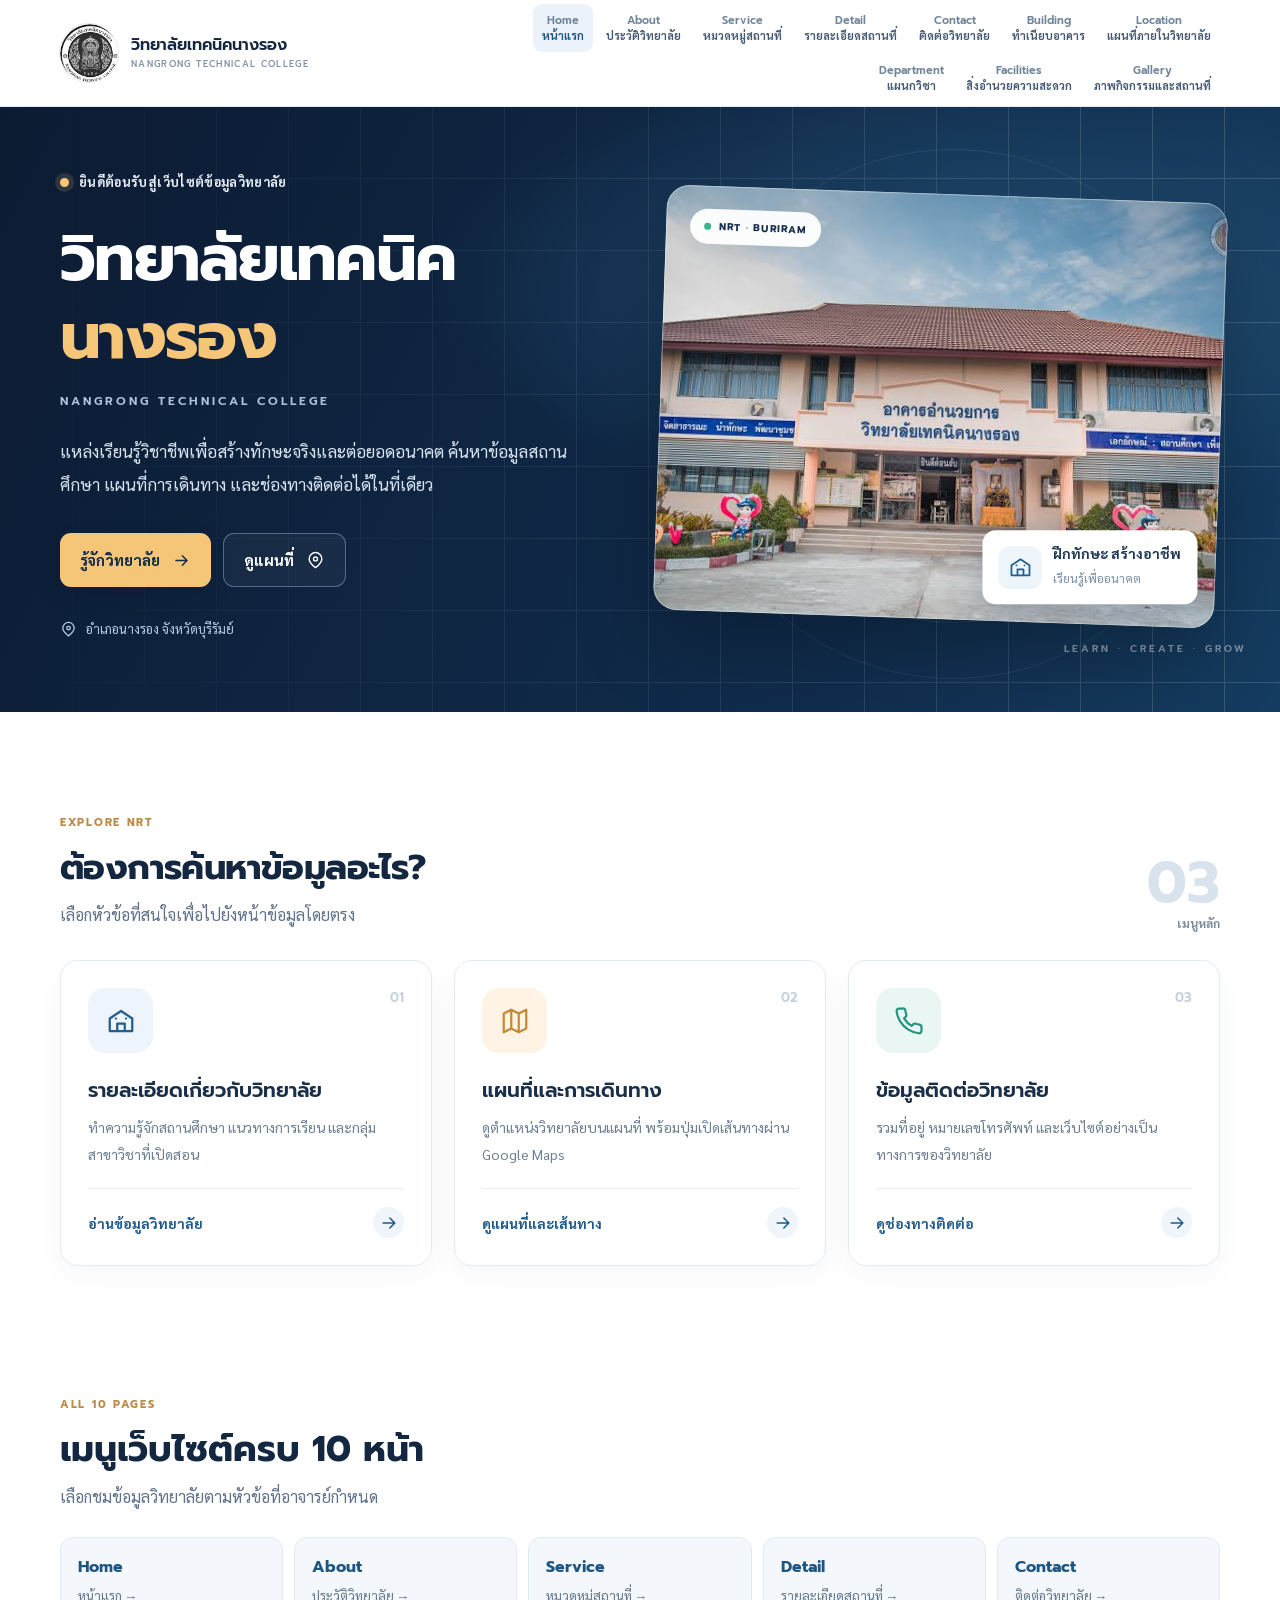
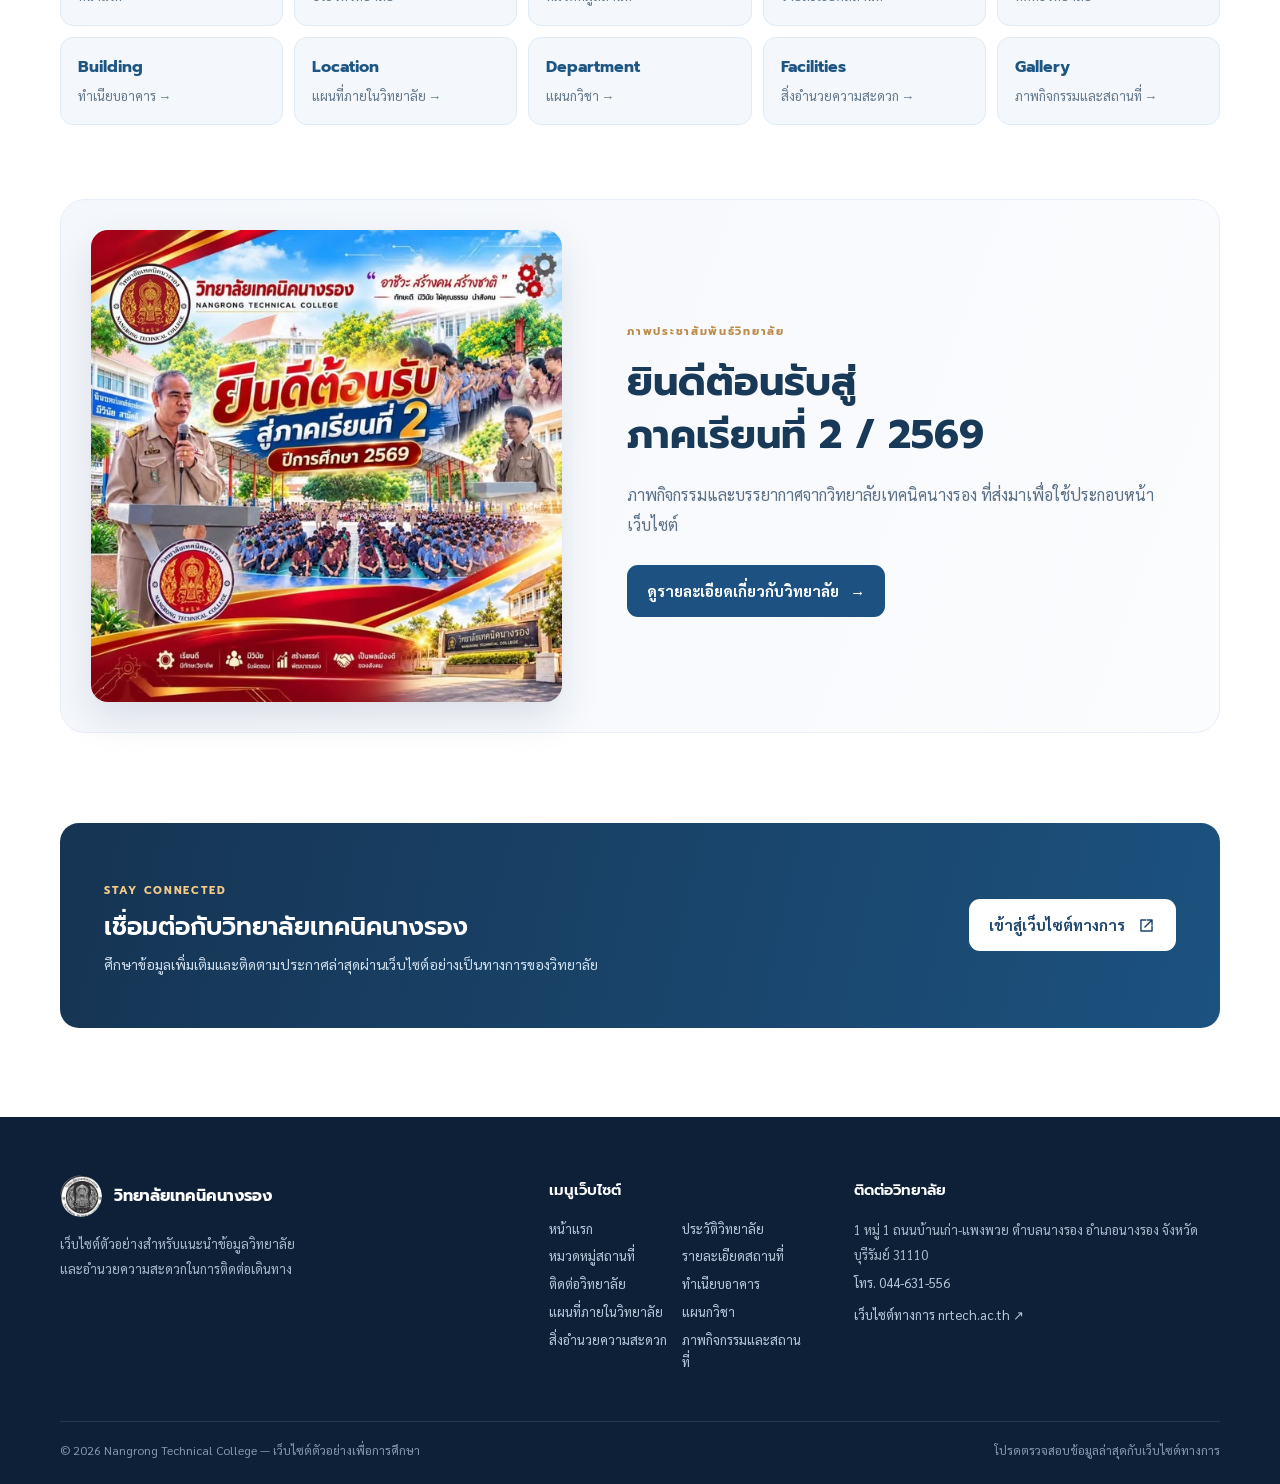
<file: index.html>
<!DOCTYPE html>

<html lang="th"><head>
<meta charset="utf-8"/><meta content="width=device-width,initial-scale=1" name="viewport"/>
<meta content="#101e36" name="theme-color"/><meta content="เว็บไซต์แนะนำวิทยาลัยเทคนิคนางรอง พร้อมข้อมูลสถานศึกษา แผนที่และการติดต่อ" name="description"/>
<title>หน้าแรก | วิทยาลัยเทคนิคนางรอง</title>
<link href="favicon.svg" rel="icon" type="image/svg+xml"/>
<link href="https://fonts.googleapis.com" rel="preconnect"/><link crossorigin="" href="https://fonts.gstatic.com" rel="preconnect"/>
<link href="https://fonts.googleapis.com/css2?family=Prompt:wght@400;500;600;700;800&amp;family=Sarabun:wght@400;500;600;700&amp;display=swap" rel="stylesheet"/>
<link href="style.css" rel="stylesheet"/><script defer="" src="script.js"></script>
</head><body><a class="skip-link" href="#main-content">ข้ามไปยังเนื้อหาหลัก</a><header class="site-header"><div class="container header-inner">
<a aria-label="วิทยาลัยเทคนิคนางรอง กลับหน้าแรก" class="brand" href="index.html">
<span aria-hidden="true" class="brand-symbol brand-symbol-image"><img alt="" height="58" src="images/college-logo.png" width="58"/></span>
<span class="brand-name"><strong>วิทยาลัยเทคนิคนางรอง</strong><span>NANGRONG TECHNICAL COLLEGE</span></span></a>
<button aria-controls="main-nav" aria-expanded="false" aria-label="เปิดเมนู" class="menu-toggle" type="button"><svg aria-hidden="true" fill="none" height="24" stroke="currentColor" stroke-linecap="round" stroke-linejoin="round" stroke-width="1.8" viewbox="0 0 24 24" width="24"><path d="M4 7h16M4 12h16M4 17h16"></path></svg></button>
<nav aria-label="เมนูหลัก" class="main-nav" id="main-nav"><a aria-current="page" data-page="home" href="index.html"><span class="nav-en">Home</span><span>หน้าแรก</span></a><a data-page="about" href="about.html"><span class="nav-en">About</span><span>ประวัติวิทยาลัย</span></a><a data-page="service" href="service.html"><span class="nav-en">Service</span><span>หมวดหมู่สถานที่</span></a><a data-page="detail" href="detail.html"><span class="nav-en">Detail</span><span>รายละเอียดสถานที่</span></a><a data-page="contact" href="contact.html"><span class="nav-en">Contact</span><span>ติดต่อวิทยาลัย</span></a><a data-page="building" href="building.html"><span class="nav-en">Building</span><span>ทำเนียบอาคาร</span></a><a data-page="location" href="location.html"><span class="nav-en">Location</span><span>แผนที่ภายในวิทยาลัย</span></a><a data-page="department" href="department.html"><span class="nav-en">Department</span><span>แผนกวิชา</span></a><a data-page="facilities" href="facilities.html"><span class="nav-en">Facilities</span><span>สิ่งอำนวยความสะดวก</span></a><a data-page="gallery" href="gallery.html"><span class="nav-en">Gallery</span><span>ภาพกิจกรรมและสถานที่</span></a></nav>
</div></header>
<main id="main-content"><section class="hero"><div class="container hero-inner">
<div class="hero-copy"><div class="eyebrow"><span class="eyebrow-dot"></span> ยินดีต้อนรับสู่เว็บไซต์ข้อมูลวิทยาลัย</div>
<h1>วิทยาลัยเทคนิค<br/><span>นางรอง</span></h1><p class="hero-en">NANGRONG TECHNICAL COLLEGE</p>
<p class="hero-description">แหล่งเรียนรู้วิชาชีพเพื่อสร้างทักษะจริงและต่อยอดอนาคต ค้นหาข้อมูลสถานศึกษา แผนที่การเดินทาง และช่องทางติดต่อได้ในที่เดียว</p>
<div class="hero-actions"><a class="btn btn-gold" href="about.html"><span>รู้จักวิทยาลัย</span><svg aria-hidden="true" fill="none" height="19" stroke="currentColor" stroke-linecap="round" stroke-linejoin="round" stroke-width="1.8" viewbox="0 0 24 24" width="19"><path d="M5 12h14m-6-6 6 6-6 6"></path></svg></a><a class="btn btn-ghost" href="location.html"><span>ดูแผนที่</span><svg aria-hidden="true" fill="none" height="19" stroke="currentColor" stroke-linecap="round" stroke-linejoin="round" stroke-width="1.8" viewbox="0 0 24 24" width="19"><path d="M20 10c0 5-8 11-8 11S4 15 4 10a8 8 0 1 1 16 0Z"></path><circle cx="12" cy="10" r="2.5"></circle></svg></a></div>
<div class="hero-meta"><svg aria-hidden="true" fill="none" height="17" stroke="currentColor" stroke-linecap="round" stroke-linejoin="round" stroke-width="1.8" viewbox="0 0 24 24" width="17"><path d="M20 10c0 5-8 11-8 11S4 15 4 10a8 8 0 1 1 16 0Z"></path><circle cx="12" cy="10" r="2.5"></circle></svg> <span>อำเภอนางรอง จังหวัดบุรีรัมย์</span></div></div>
<div class="hero-visual"><div aria-hidden="true" class="visual-pattern"></div><div class="campus-panel"><div class="campus-chip"><span class="chip-status"></span> NRT · BURIRAM</div><img alt="อาคารอำนวยการ วิทยาลัยเทคนิคนางรอง" class="building-photo" fetchpriority="high" height="452" src="images/administration-building.png" width="678"/><div class="floating-label"><div class="floating-icon"><svg aria-hidden="true" fill="none" height="24" stroke="currentColor" stroke-linecap="round" stroke-linejoin="round" stroke-width="1.8" viewbox="0 0 24 24" width="24"><path d="M3 10 12 4l9 6v10H3z"></path><path d="M9 20v-6h6v6M8 10h.01M16 10h.01"></path></svg></div><div><strong>ฝึกทักษะ สร้างอาชีพ</strong><span>เรียนรู้เพื่ออนาคต</span></div></div></div><span aria-hidden="true" class="hero-side-note">LEARN · CREATE · GROW</span></div>
</div></section>
<section class="quick-section section-gap"><div class="container"><div class="section-heading"><div><span class="section-kicker">EXPLORE NRT</span><h2>ต้องการค้นหาข้อมูลอะไร?</h2><p>เลือกหัวข้อที่สนใจเพื่อไปยังหน้าข้อมูลโดยตรง</p></div><span class="section-count">03 <small>เมนูหลัก</small></span></div>
<div class="feature-grid">
<a class="feature-card" href="about.html"><div class="feature-top"><span class="feature-icon icon-blue"><svg aria-hidden="true" fill="none" height="30" stroke="currentColor" stroke-linecap="round" stroke-linejoin="round" stroke-width="1.8" viewbox="0 0 24 24" width="30"><path d="M3 10 12 4l9 6v10H3z"></path><path d="M9 20v-6h6v6M8 10h.01M16 10h.01"></path></svg></span><span class="feature-no">01</span></div><h3>รายละเอียดเกี่ยวกับวิทยาลัย</h3><p>ทำความรู้จักสถานศึกษา แนวทางการเรียน และกลุ่มสาขาวิชาที่เปิดสอน</p><div class="feature-more">อ่านข้อมูลวิทยาลัย <span><svg aria-hidden="true" fill="none" height="20" stroke="currentColor" stroke-linecap="round" stroke-linejoin="round" stroke-width="1.8" viewbox="0 0 24 24" width="20"><path d="M5 12h14m-6-6 6 6-6 6"></path></svg></span></div></a>
<a class="feature-card" href="location.html"><div class="feature-top"><span class="feature-icon icon-orange"><svg aria-hidden="true" fill="none" height="30" stroke="currentColor" stroke-linecap="round" stroke-linejoin="round" stroke-width="1.8" viewbox="0 0 24 24" width="30"><path d="m3 6 6-3 6 3 6-3v15l-6 3-6-3-6 3zM9 3v15M15 6v15"></path></svg></span><span class="feature-no">02</span></div><h3>แผนที่และการเดินทาง</h3><p>ดูตำแหน่งวิทยาลัยบนแผนที่ พร้อมปุ่มเปิดเส้นทางผ่าน Google Maps</p><div class="feature-more">ดูแผนที่และเส้นทาง <span><svg aria-hidden="true" fill="none" height="20" stroke="currentColor" stroke-linecap="round" stroke-linejoin="round" stroke-width="1.8" viewbox="0 0 24 24" width="20"><path d="M5 12h14m-6-6 6 6-6 6"></path></svg></span></div></a>
<a class="feature-card" href="contact.html"><div class="feature-top"><span class="feature-icon icon-green"><svg aria-hidden="true" fill="none" height="30" stroke="currentColor" stroke-linecap="round" stroke-linejoin="round" stroke-width="1.8" viewbox="0 0 24 24" width="30"><path d="M22 16.8v3a2 2 0 0 1-2.2 2 19.8 19.8 0 0 1-8.6-3.1 19.6 19.6 0 0 1-6-6 19.8 19.8 0 0 1-3.1-8.7A2 2 0 0 1 4.1 2h3a2 2 0 0 1 2 1.7c.13.97.37 1.93.7 2.84a2 2 0 0 1-.45 2.1L8.1 9.9a16 16 0 0 0 6 6l1.26-1.25a2 2 0 0 1 2.1-.44c.91.32 1.87.56 2.84.7A2 2 0 0 1 22 16.8Z"></path></svg></span><span class="feature-no">03</span></div><h3>ข้อมูลติดต่อวิทยาลัย</h3><p>รวมที่อยู่ หมายเลขโทรศัพท์ และเว็บไซต์อย่างเป็นทางการของวิทยาลัย</p><div class="feature-more">ดูช่องทางติดต่อ <span><svg aria-hidden="true" fill="none" height="20" stroke="currentColor" stroke-linecap="round" stroke-linejoin="round" stroke-width="1.8" viewbox="0 0 24 24" width="20"><path d="M5 12h14m-6-6 6 6-6 6"></path></svg></span></div></a>
</div></div></section><section class="container home-directory"><div class="feature-intro"><span class="section-kicker">ALL 10 PAGES</span><h2>เมนูเว็บไซต์ครบ 10 หน้า</h2><p>เลือกชมข้อมูลวิทยาลัยตามหัวข้อที่อาจารย์กำหนด</p></div><div class="home-directory-grid"><a class="home-directory-link" href="index.html"><strong>Home</strong><span>หน้าแรก →</span></a><a class="home-directory-link" href="about.html"><strong>About</strong><span>ประวัติวิทยาลัย →</span></a><a class="home-directory-link" href="service.html"><strong>Service</strong><span>หมวดหมู่สถานที่ →</span></a><a class="home-directory-link" href="detail.html"><strong>Detail</strong><span>รายละเอียดสถานที่ →</span></a><a class="home-directory-link" href="contact.html"><strong>Contact</strong><span>ติดต่อวิทยาลัย →</span></a><a class="home-directory-link" href="building.html"><strong>Building</strong><span>ทำเนียบอาคาร →</span></a><a class="home-directory-link" href="location.html"><strong>Location</strong><span>แผนที่ภายในวิทยาลัย →</span></a><a class="home-directory-link" href="department.html"><strong>Department</strong><span>แผนกวิชา →</span></a><a class="home-directory-link" href="facilities.html"><strong>Facilities</strong><span>สิ่งอำนวยความสะดวก →</span></a><a class="home-directory-link" href="gallery.html"><strong>Gallery</strong><span>ภาพกิจกรรมและสถานที่ →</span></a></div></section>
<section aria-labelledby="college-update-title" class="container college-update">
<div class="college-update-image">
<img alt="โปสเตอร์ประชาสัมพันธ์ยินดีต้อนรับสู่ภาคเรียนที่ 2 ปีการศึกษา 2569 ของวิทยาลัยเทคนิคนางรอง" height="590" loading="lazy" src="images/welcome-term2-2569.png" width="590"/>
</div>
<div class="college-update-copy">
<span class="section-kicker">ภาพประชาสัมพันธ์วิทยาลัย</span>
<h2 id="college-update-title">ยินดีต้อนรับสู่<br/>ภาคเรียนที่ 2 / 2569</h2>
<p>ภาพกิจกรรมและบรรยากาศจากวิทยาลัยเทคนิคนางรอง ที่ส่งมาเพื่อใช้ประกอบหน้าเว็บไซต์</p>
<a class="btn btn-primary" href="about.html">ดูรายละเอียดเกี่ยวกับวิทยาลัย <span aria-hidden="true">→</span></a>
</div>
</section>
<section class="container lower-cta"><div class="cta-copy"><span class="section-kicker">STAY CONNECTED</span><h2>เชื่อมต่อกับวิทยาลัยเทคนิคนางรอง</h2><p>ศึกษาข้อมูลเพิ่มเติมและติดตามประกาศล่าสุดผ่านเว็บไซต์อย่างเป็นทางการของวิทยาลัย</p></div><a class="btn btn-light" href="https://nrtech.ac.th/" rel="noopener noreferrer" target="_blank"><span>เข้าสู่เว็บไซต์ทางการ</span><svg aria-hidden="true" fill="none" height="19" stroke="currentColor" stroke-linecap="round" stroke-linejoin="round" stroke-width="1.8" viewbox="0 0 24 24" width="19"><path d="M13 5h6v6M19 5l-9 9M19 13v6H5V5h6"></path></svg></a></section></main><footer class="site-footer"><div class="container footer-grid">
<div><div class="footer-brand"><span class="footer-mark footer-mark-image"><img alt="" height="42" src="images/college-logo.png" width="42"/></span><strong>วิทยาลัยเทคนิคนางรอง</strong></div><p>เว็บไซต์ตัวอย่างสำหรับแนะนำข้อมูลวิทยาลัย<br/>และอำนวยความสะดวกในการติดต่อเดินทาง</p></div>
<div><strong class="footer-title">เมนูเว็บไซต์</strong><div class="footer-links"><a href="index.html">หน้าแรก</a><a href="about.html">ประวัติวิทยาลัย</a><a href="service.html">หมวดหมู่สถานที่</a><a href="detail.html">รายละเอียดสถานที่</a><a href="contact.html">ติดต่อวิทยาลัย</a><a href="building.html">ทำเนียบอาคาร</a><a href="location.html">แผนที่ภายในวิทยาลัย</a><a href="department.html">แผนกวิชา</a><a href="facilities.html">สิ่งอำนวยความสะดวก</a><a href="gallery.html">ภาพกิจกรรมและสถานที่</a></div></div>
<div><strong class="footer-title">ติดต่อวิทยาลัย</strong><p>1 หมู่ 1 ถนนบ้านเก่า-แพงพวย ตำบลนางรอง อำเภอนางรอง จังหวัดบุรีรัมย์ 31110</p><a href="tel:044631556">โทร. 044-631-556</a><br/><a href="https://nrtech.ac.th/" rel="noopener noreferrer" target="_blank">เว็บไซต์ทางการ nrtech.ac.th ↗</a></div>
</div><div class="container footer-bottom"><span>© <span id="year">2026</span> Nangrong Technical College — เว็บไซต์ตัวอย่างเพื่อการศึกษา</span><span>โปรดตรวจสอบข้อมูลล่าสุดกับเว็บไซต์ทางการ</span></div></footer></body></html>
</file>
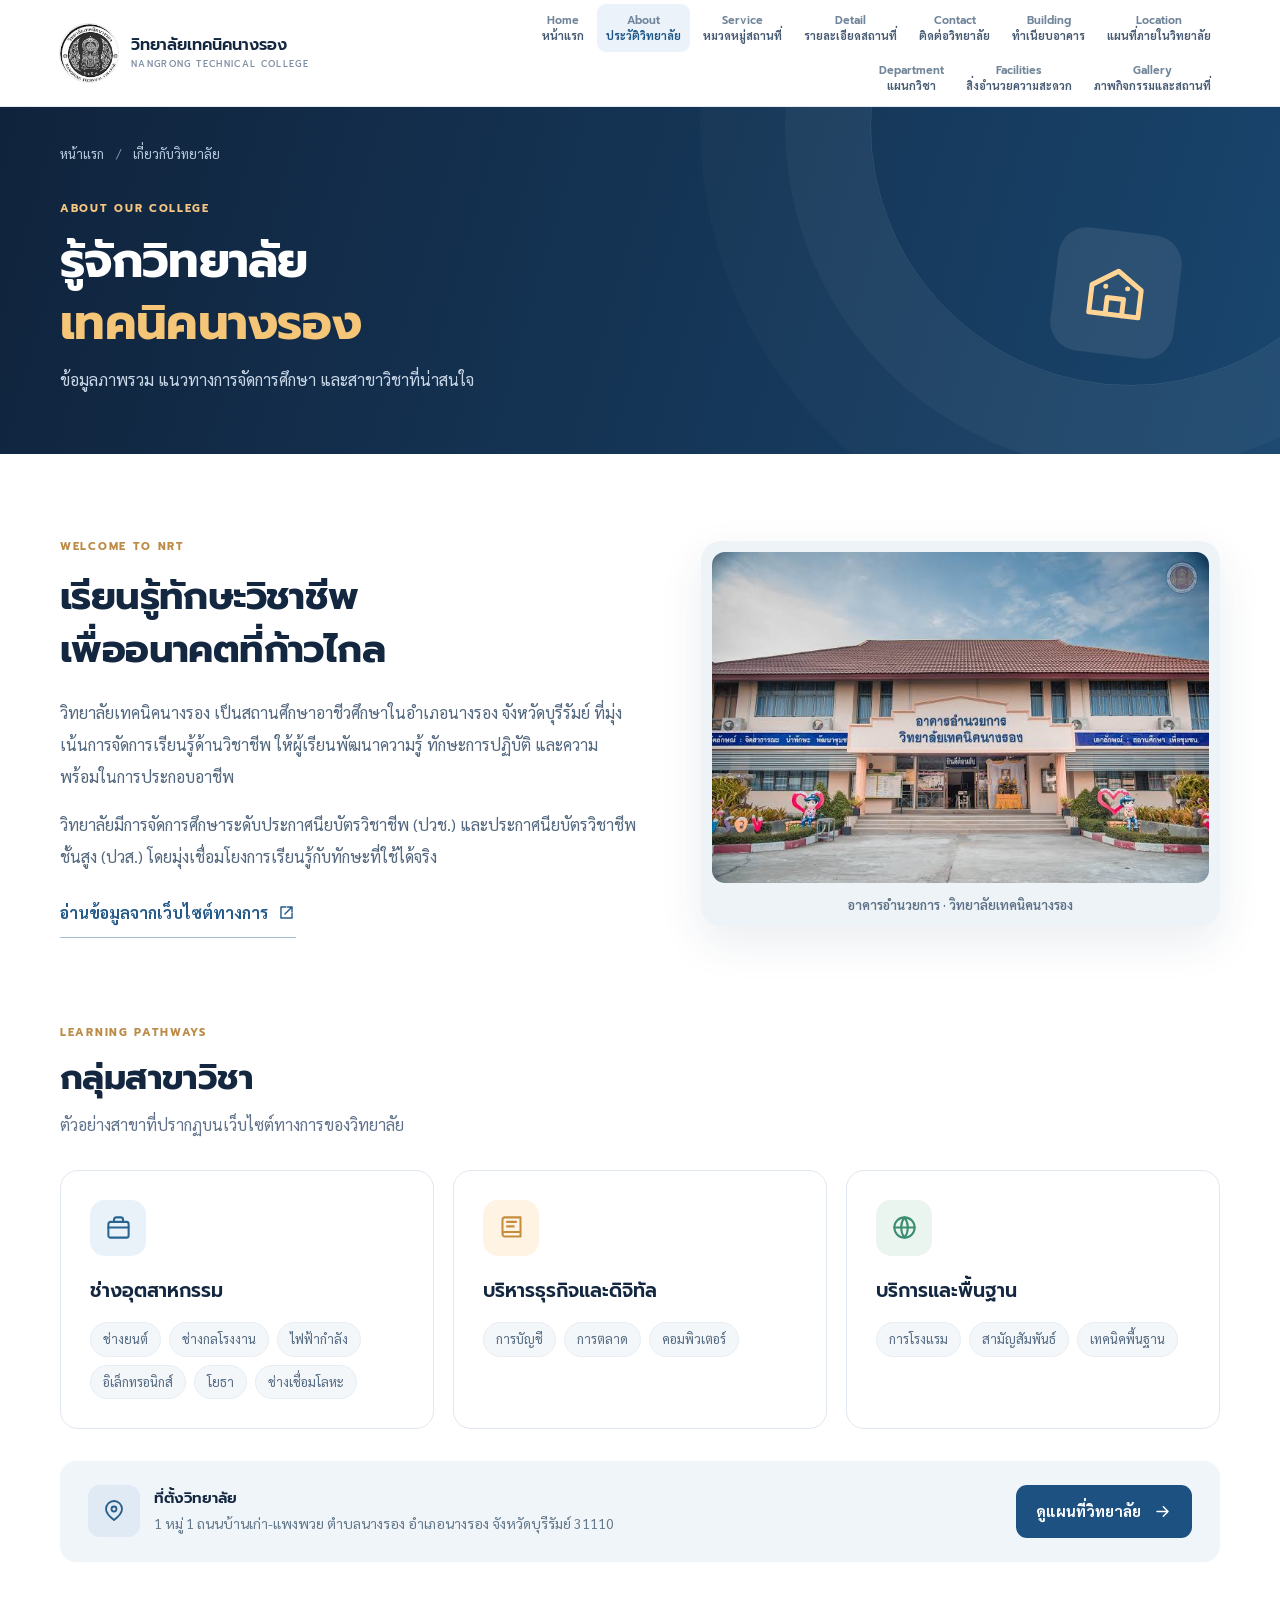
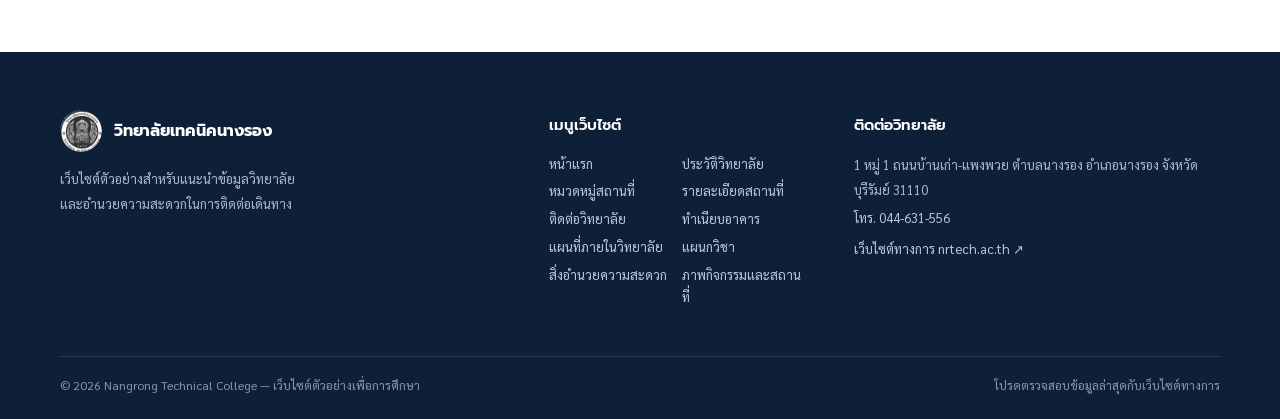
<file: about.html>
<!DOCTYPE html>

<html lang="th"><head>
<meta charset="utf-8"/><meta content="width=device-width,initial-scale=1" name="viewport"/>
<meta content="#101e36" name="theme-color"/><meta content="ข้อมูลเกี่ยวกับวิทยาลัยเทคนิคนางรอง แนวทางการศึกษาและสาขาวิชา" name="description"/>
<title>เกี่ยวกับวิทยาลัย | วิทยาลัยเทคนิคนางรอง</title>
<link href="favicon.svg" rel="icon" type="image/svg+xml"/>
<link href="https://fonts.googleapis.com" rel="preconnect"/><link crossorigin="" href="https://fonts.gstatic.com" rel="preconnect"/>
<link href="https://fonts.googleapis.com/css2?family=Prompt:wght@400;500;600;700;800&amp;family=Sarabun:wght@400;500;600;700&amp;display=swap" rel="stylesheet"/>
<link href="style.css" rel="stylesheet"/><script defer="" src="script.js"></script>
</head><body><a class="skip-link" href="#main-content">ข้ามไปยังเนื้อหาหลัก</a><header class="site-header"><div class="container header-inner">
<a aria-label="วิทยาลัยเทคนิคนางรอง กลับหน้าแรก" class="brand" href="index.html">
<span aria-hidden="true" class="brand-symbol brand-symbol-image"><img alt="" height="58" src="images/college-logo.png" width="58"/></span>
<span class="brand-name"><strong>วิทยาลัยเทคนิคนางรอง</strong><span>NANGRONG TECHNICAL COLLEGE</span></span></a>
<button aria-controls="main-nav" aria-expanded="false" aria-label="เปิดเมนู" class="menu-toggle" type="button"><svg aria-hidden="true" fill="none" height="24" stroke="currentColor" stroke-linecap="round" stroke-linejoin="round" stroke-width="1.8" viewbox="0 0 24 24" width="24"><path d="M4 7h16M4 12h16M4 17h16"></path></svg></button>
<nav aria-label="เมนูหลัก" class="main-nav" id="main-nav"><a data-page="home" href="index.html"><span class="nav-en">Home</span><span>หน้าแรก</span></a><a aria-current="page" data-page="about" href="about.html"><span class="nav-en">About</span><span>ประวัติวิทยาลัย</span></a><a data-page="service" href="service.html"><span class="nav-en">Service</span><span>หมวดหมู่สถานที่</span></a><a data-page="detail" href="detail.html"><span class="nav-en">Detail</span><span>รายละเอียดสถานที่</span></a><a data-page="contact" href="contact.html"><span class="nav-en">Contact</span><span>ติดต่อวิทยาลัย</span></a><a data-page="building" href="building.html"><span class="nav-en">Building</span><span>ทำเนียบอาคาร</span></a><a data-page="location" href="location.html"><span class="nav-en">Location</span><span>แผนที่ภายในวิทยาลัย</span></a><a data-page="department" href="department.html"><span class="nav-en">Department</span><span>แผนกวิชา</span></a><a data-page="facilities" href="facilities.html"><span class="nav-en">Facilities</span><span>สิ่งอำนวยความสะดวก</span></a><a data-page="gallery" href="gallery.html"><span class="nav-en">Gallery</span><span>ภาพกิจกรรมและสถานที่</span></a></nav>
</div></header>
<main id="main-content"><section class="subhero"><div class="container"><div class="crumb"><a href="index.html">หน้าแรก</a><span>/</span>เกี่ยวกับวิทยาลัย</div><div class="subhero-line"><div><span class="section-kicker">ABOUT OUR COLLEGE</span><h1>รู้จักวิทยาลัย<span>เทคนิคนางรอง</span></h1><p>ข้อมูลภาพรวม แนวทางการจัดการศึกษา และสาขาวิชาที่น่าสนใจ</p></div><div class="subhero-icon"><svg aria-hidden="true" fill="none" height="66" stroke="currentColor" stroke-linecap="round" stroke-linejoin="round" stroke-width="1.8" viewbox="0 0 24 24" width="66"><path d="M3 10 12 4l9 6v10H3z"></path><path d="M9 20v-6h6v6M8 10h.01M16 10h.01"></path></svg></div></div></div></section>
<section class="container content-section"><div class="intro-grid"><div class="intro-copy"><span class="section-kicker">WELCOME TO NRT</span><h2>เรียนรู้ทักษะวิชาชีพ<br/>เพื่ออนาคตที่ก้าวไกล</h2><p>วิทยาลัยเทคนิคนางรอง เป็นสถานศึกษาอาชีวศึกษาในอำเภอนางรอง จังหวัดบุรีรัมย์ ที่มุ่งเน้นการจัดการเรียนรู้ด้านวิชาชีพ ให้ผู้เรียนพัฒนาความรู้ ทักษะการปฏิบัติ และความพร้อมในการประกอบอาชีพ</p><p>วิทยาลัยมีการจัดการศึกษาระดับประกาศนียบัตรวิชาชีพ (ปวช.) และประกาศนียบัตรวิชาชีพชั้นสูง (ปวส.) โดยมุ่งเชื่อมโยงการเรียนรู้กับทักษะที่ใช้ได้จริง</p><a class="text-link" href="https://nrtech.ac.th/" rel="noopener noreferrer" target="_blank"><span>อ่านข้อมูลจากเว็บไซต์ทางการ</span><svg aria-hidden="true" fill="none" height="19" stroke="currentColor" stroke-linecap="round" stroke-linejoin="round" stroke-width="1.8" viewbox="0 0 24 24" width="19"><path d="M13 5h6v6M19 5l-9 9M19 13v6H5V5h6"></path></svg></a></div>
<figure class="about-campus-photo"><img alt="อาคารอำนวยการของวิทยาลัยเทคนิคนางรอง" height="452" loading="lazy" src="images/administration-building.png" width="678"/><figcaption>อาคารอำนวยการ · วิทยาลัยเทคนิคนางรอง</figcaption></figure></div>
<div class="section-heading departments-heading"><div><span class="section-kicker">LEARNING PATHWAYS</span><h2>กลุ่มสาขาวิชา</h2><p>ตัวอย่างสาขาที่ปรากฏบนเว็บไซต์ทางการของวิทยาลัย</p></div></div>
<div class="department-grid"><article class="dept-card"><div class="dept-icon"><svg aria-hidden="true" fill="none" height="27" stroke="currentColor" stroke-linecap="round" stroke-linejoin="round" stroke-width="1.8" viewbox="0 0 24 24" width="27"><rect height="14" rx="2" width="18" x="3" y="7"></rect><path d="M8 7V5a2 2 0 0 1 2-2h4a2 2 0 0 1 2 2v2M3 12h18"></path></svg></div><h3>ช่างอุตสาหกรรม</h3><div class="tag-list"><span>ช่างยนต์</span><span>ช่างกลโรงงาน</span><span>ไฟฟ้ากำลัง</span><span>อิเล็กทรอนิกส์</span><span>โยธา</span><span>ช่างเชื่อมโลหะ</span></div></article>
<article class="dept-card"><div class="dept-icon dept-icon-orange"><svg aria-hidden="true" fill="none" height="27" stroke="currentColor" stroke-linecap="round" stroke-linejoin="round" stroke-width="1.8" viewbox="0 0 24 24" width="27"><path d="M4 5a2 2 0 0 1 2-2h14v17H6a2 2 0 0 1-2-2Zm0 13a2 2 0 0 1 2-2h14M8 7h8M8 11h6"></path></svg></div><h3>บริหารธุรกิจและดิจิทัล</h3><div class="tag-list"><span>การบัญชี</span><span>การตลาด</span><span>คอมพิวเตอร์</span></div></article>
<article class="dept-card"><div class="dept-icon dept-icon-green"><svg aria-hidden="true" fill="none" height="27" stroke="currentColor" stroke-linecap="round" stroke-linejoin="round" stroke-width="1.8" viewbox="0 0 24 24" width="27"><circle cx="12" cy="12" r="9"></circle><path d="M3 12h18M12 3a15 15 0 0 1 0 18M12 3a15 15 0 0 0 0 18"></path></svg></div><h3>บริการและพื้นฐาน</h3><div class="tag-list"><span>การโรงแรม</span><span>สามัญสัมพันธ์</span><span>เทคนิคพื้นฐาน</span></div></article></div>
<div class="info-strip"><div><span class="info-strip-icon"><svg aria-hidden="true" fill="none" height="24" stroke="currentColor" stroke-linecap="round" stroke-linejoin="round" stroke-width="1.8" viewbox="0 0 24 24" width="24"><path d="M20 10c0 5-8 11-8 11S4 15 4 10a8 8 0 1 1 16 0Z"></path><circle cx="12" cy="10" r="2.5"></circle></svg></span><div><strong>ที่ตั้งวิทยาลัย</strong><p>1 หมู่ 1 ถนนบ้านเก่า-แพงพวย ตำบลนางรอง อำเภอนางรอง จังหวัดบุรีรัมย์ 31110</p></div></div><a class="btn btn-primary" href="location.html"><span>ดูแผนที่วิทยาลัย</span><svg aria-hidden="true" fill="none" height="19" stroke="currentColor" stroke-linecap="round" stroke-linejoin="round" stroke-width="1.8" viewbox="0 0 24 24" width="19"><path d="M5 12h14m-6-6 6 6-6 6"></path></svg></a></div></section></main><footer class="site-footer"><div class="container footer-grid">
<div><div class="footer-brand"><span class="footer-mark footer-mark-image"><img alt="" height="42" src="images/college-logo.png" width="42"/></span><strong>วิทยาลัยเทคนิคนางรอง</strong></div><p>เว็บไซต์ตัวอย่างสำหรับแนะนำข้อมูลวิทยาลัย<br/>และอำนวยความสะดวกในการติดต่อเดินทาง</p></div>
<div><strong class="footer-title">เมนูเว็บไซต์</strong><div class="footer-links"><a href="index.html">หน้าแรก</a><a href="about.html">ประวัติวิทยาลัย</a><a href="service.html">หมวดหมู่สถานที่</a><a href="detail.html">รายละเอียดสถานที่</a><a href="contact.html">ติดต่อวิทยาลัย</a><a href="building.html">ทำเนียบอาคาร</a><a href="location.html">แผนที่ภายในวิทยาลัย</a><a href="department.html">แผนกวิชา</a><a href="facilities.html">สิ่งอำนวยความสะดวก</a><a href="gallery.html">ภาพกิจกรรมและสถานที่</a></div></div>
<div><strong class="footer-title">ติดต่อวิทยาลัย</strong><p>1 หมู่ 1 ถนนบ้านเก่า-แพงพวย ตำบลนางรอง อำเภอนางรอง จังหวัดบุรีรัมย์ 31110</p><a href="tel:044631556">โทร. 044-631-556</a><br/><a href="https://nrtech.ac.th/" rel="noopener noreferrer" target="_blank">เว็บไซต์ทางการ nrtech.ac.th ↗</a></div>
</div><div class="container footer-bottom"><span>© <span id="year">2026</span> Nangrong Technical College — เว็บไซต์ตัวอย่างเพื่อการศึกษา</span><span>โปรดตรวจสอบข้อมูลล่าสุดกับเว็บไซต์ทางการ</span></div></footer></body></html>
</file>
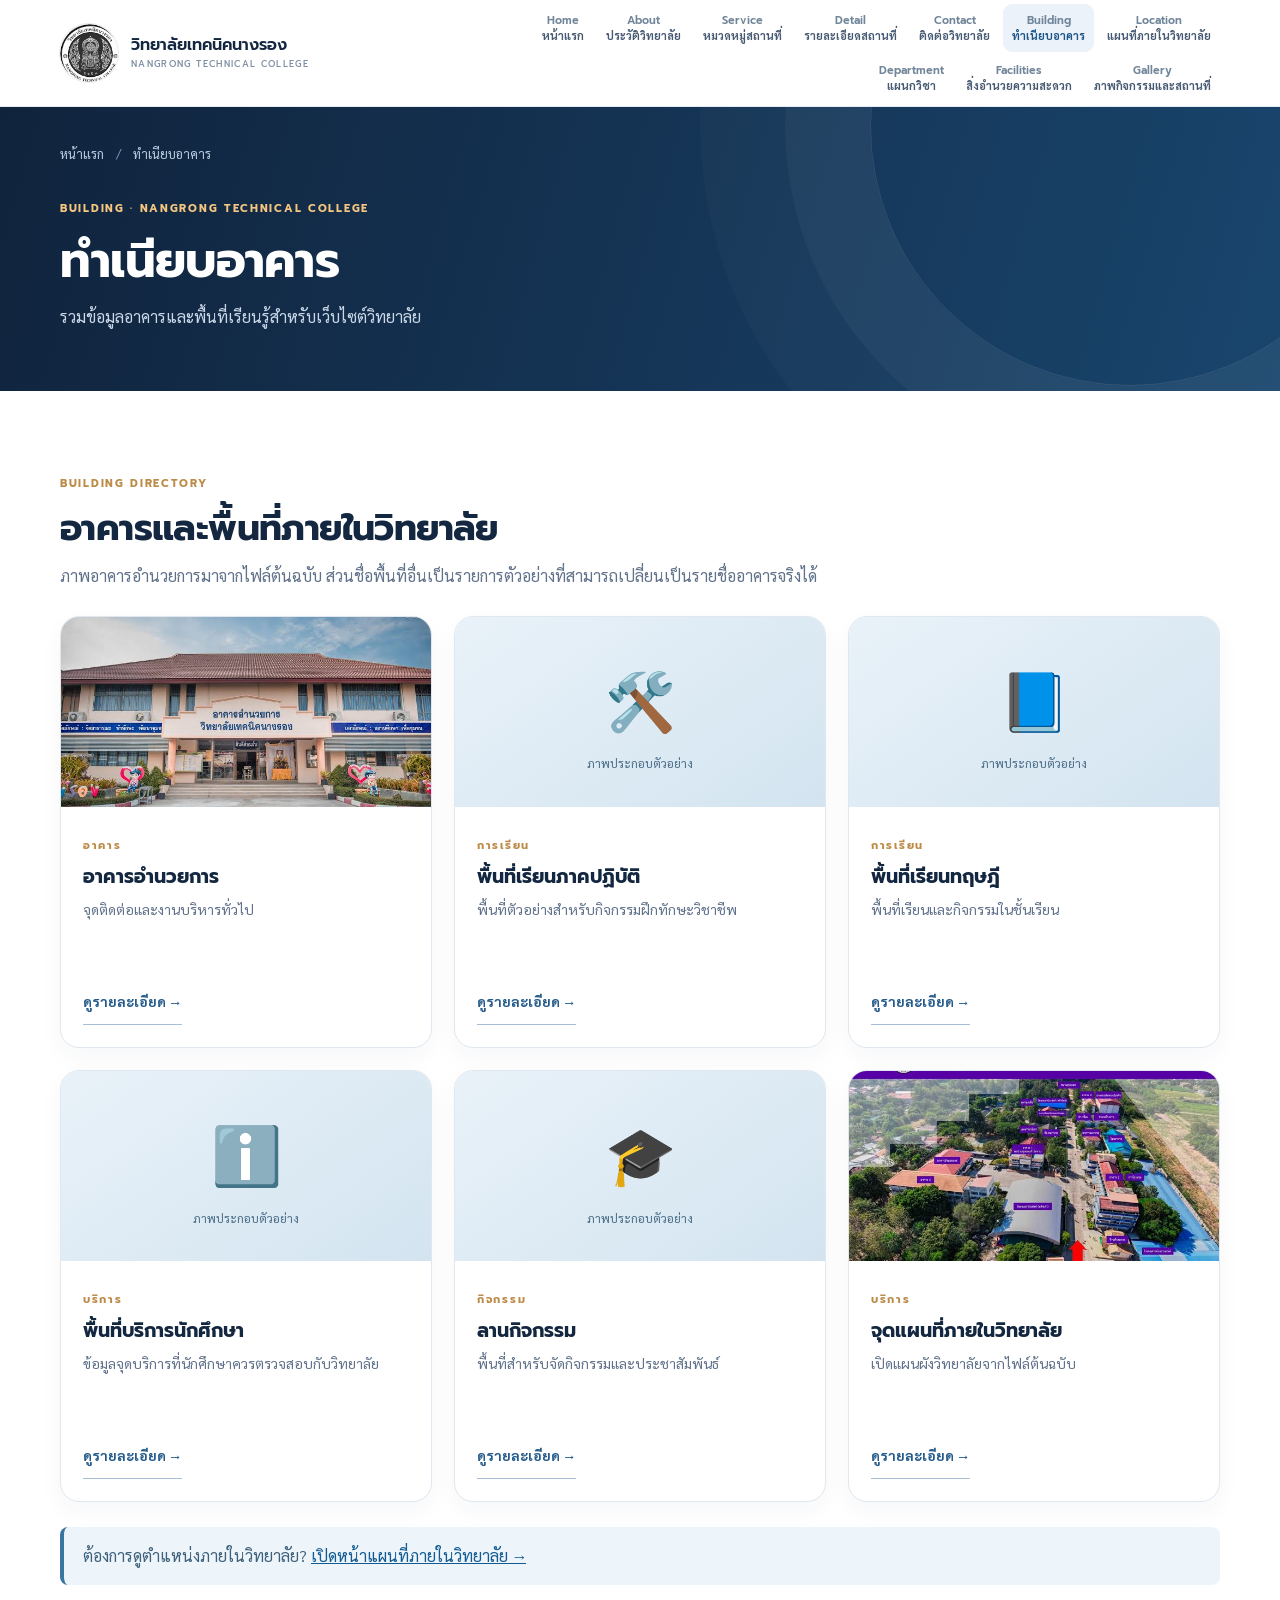
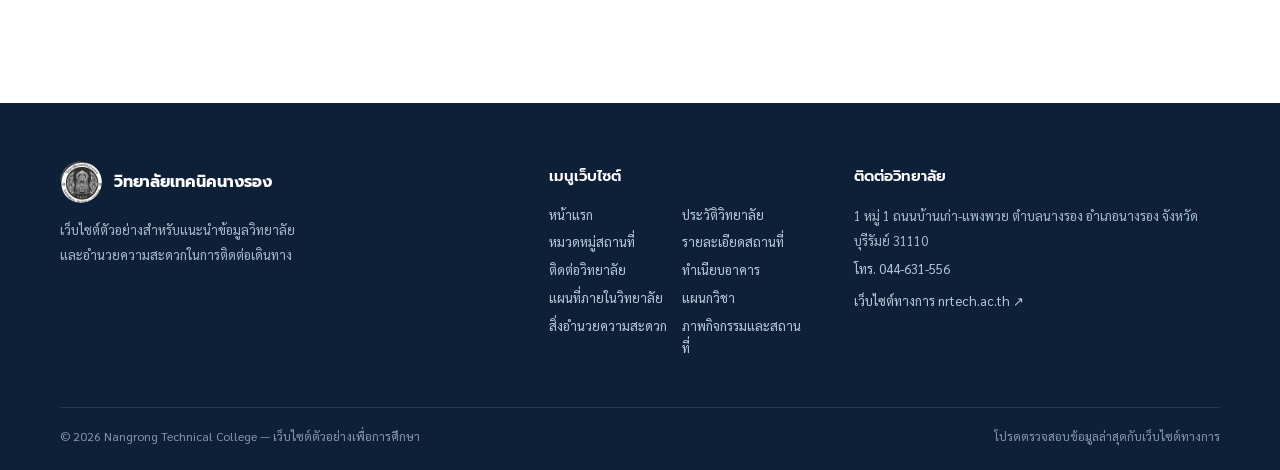
<file: building.html>
<!DOCTYPE html>
<html lang="th"><head>
<meta charset="utf-8"/><meta content="width=device-width,initial-scale=1" name="viewport"/>
<meta content="#101e36" name="theme-color"/><meta content="รวมข้อมูลอาคารและพื้นที่เรียนรู้สำหรับเว็บไซต์วิทยาลัย" name="description"/>
<title>ทำเนียบอาคาร | วิทยาลัยเทคนิคนางรอง</title>
<link href="favicon.svg" rel="icon" type="image/svg+xml"/>
<link href="https://fonts.googleapis.com" rel="preconnect"/><link crossorigin="" href="https://fonts.gstatic.com" rel="preconnect"/>
<link href="https://fonts.googleapis.com/css2?family=Prompt:wght@400;500;600;700;800&amp;family=Sarabun:wght@400;500;600;700&amp;display=swap" rel="stylesheet"/>
<link href="style.css" rel="stylesheet"/><script defer="" src="script.js"></script>
</head><body><a class="skip-link" href="#main-content">ข้ามไปยังเนื้อหาหลัก</a><header class="site-header"><div class="container header-inner">
<a aria-label="วิทยาลัยเทคนิคนางรอง กลับหน้าแรก" class="brand" href="index.html">
<span aria-hidden="true" class="brand-symbol brand-symbol-image"><img alt="" height="58" src="images/college-logo.png" width="58"/></span>
<span class="brand-name"><strong>วิทยาลัยเทคนิคนางรอง</strong><span>NANGRONG TECHNICAL COLLEGE</span></span></a>
<button aria-controls="main-nav" aria-expanded="false" aria-label="เปิดเมนู" class="menu-toggle" type="button"><svg aria-hidden="true" fill="none" height="24" stroke="currentColor" stroke-linecap="round" stroke-linejoin="round" stroke-width="1.8" viewbox="0 0 24 24" width="24"><path d="M4 7h16M4 12h16M4 17h16"></path></svg></button>
<nav aria-label="เมนูหลัก" class="main-nav" id="main-nav"><a data-page="home" href="index.html"><span class="nav-en">Home</span><span>หน้าแรก</span></a><a data-page="about" href="about.html"><span class="nav-en">About</span><span>ประวัติวิทยาลัย</span></a><a data-page="service" href="service.html"><span class="nav-en">Service</span><span>หมวดหมู่สถานที่</span></a><a data-page="detail" href="detail.html"><span class="nav-en">Detail</span><span>รายละเอียดสถานที่</span></a><a data-page="contact" href="contact.html"><span class="nav-en">Contact</span><span>ติดต่อวิทยาลัย</span></a><a aria-current="page" data-page="building" href="building.html"><span class="nav-en">Building</span><span>ทำเนียบอาคาร</span></a><a data-page="location" href="location.html"><span class="nav-en">Location</span><span>แผนที่ภายในวิทยาลัย</span></a><a data-page="department" href="department.html"><span class="nav-en">Department</span><span>แผนกวิชา</span></a><a data-page="facilities" href="facilities.html"><span class="nav-en">Facilities</span><span>สิ่งอำนวยความสะดวก</span></a><a data-page="gallery" href="gallery.html"><span class="nav-en">Gallery</span><span>ภาพกิจกรรมและสถานที่</span></a></nav>
</div></header><main id="main-content"><section class="subhero"><div class="container"><div class="crumb"><a href="index.html">หน้าแรก</a><span>/</span>ทำเนียบอาคาร</div><div class="subhero-line"><div><span class="section-kicker">BUILDING · NANGRONG TECHNICAL COLLEGE</span><h1>ทำเนียบอาคาร</h1><p>รวมข้อมูลอาคารและพื้นที่เรียนรู้สำหรับเว็บไซต์วิทยาลัย</p></div></div></div></section><section class="container content-section"><div class="feature-intro"><span class="section-kicker">BUILDING DIRECTORY</span><h2>อาคารและพื้นที่ภายในวิทยาลัย</h2><p>ภาพอาคารอำนวยการมาจากไฟล์ต้นฉบับ ส่วนชื่อพื้นที่อื่นเป็นรายการตัวอย่างที่สามารถเปลี่ยนเป็นรายชื่ออาคารจริงได้</p></div><div class="extended-grid"><article class="extended-card" data-category="building" data-search="อาคารอำนวยการ อาคาร จุดติดต่อและงานบริหารทั่วไป"><div class="extended-photo"><img alt="อาคารอำนวยการ" loading="lazy" src="images/administration-building.png"/></div><div class="extended-card-content"><span class="section-kicker">อาคาร</span><h3>อาคารอำนวยการ</h3><p>จุดติดต่อและงานบริหารทั่วไป</p><a class="text-link" href="detail.html#admin">ดูรายละเอียด →</a></div></article>
<article class="extended-card" data-category="study" data-search="พื้นที่เรียนภาคปฏิบัติ การเรียน พื้นที่ตัวอย่างสำหรับกิจกรรมฝึกทักษะวิชาชีพ"><div class="extended-photo"><div class="sample-illustration"><span aria-hidden="true">🛠️</span><small>ภาพประกอบตัวอย่าง</small></div></div><div class="extended-card-content"><span class="section-kicker">การเรียน</span><h3>พื้นที่เรียนภาคปฏิบัติ</h3><p>พื้นที่ตัวอย่างสำหรับกิจกรรมฝึกทักษะวิชาชีพ</p><a class="text-link" href="detail.html#practice">ดูรายละเอียด →</a></div></article>
<article class="extended-card" data-category="study" data-search="พื้นที่เรียนทฤษฎี การเรียน พื้นที่เรียนและกิจกรรมในชั้นเรียน"><div class="extended-photo"><div class="sample-illustration"><span aria-hidden="true">📘</span><small>ภาพประกอบตัวอย่าง</small></div></div><div class="extended-card-content"><span class="section-kicker">การเรียน</span><h3>พื้นที่เรียนทฤษฎี</h3><p>พื้นที่เรียนและกิจกรรมในชั้นเรียน</p><a class="text-link" href="detail.html#classroom">ดูรายละเอียด →</a></div></article>
<article class="extended-card" data-category="service" data-search="พื้นที่บริการนักศึกษา บริการ ข้อมูลจุดบริการที่นักศึกษาควรตรวจสอบกับวิทยาลัย"><div class="extended-photo"><div class="sample-illustration"><span aria-hidden="true">ℹ️</span><small>ภาพประกอบตัวอย่าง</small></div></div><div class="extended-card-content"><span class="section-kicker">บริการ</span><h3>พื้นที่บริการนักศึกษา</h3><p>ข้อมูลจุดบริการที่นักศึกษาควรตรวจสอบกับวิทยาลัย</p><a class="text-link" href="detail.html#student">ดูรายละเอียด →</a></div></article>
<article class="extended-card" data-category="activity" data-search="ลานกิจกรรม กิจกรรม พื้นที่สำหรับจัดกิจกรรมและประชาสัมพันธ์"><div class="extended-photo"><div class="sample-illustration"><span aria-hidden="true">🎓</span><small>ภาพประกอบตัวอย่าง</small></div></div><div class="extended-card-content"><span class="section-kicker">กิจกรรม</span><h3>ลานกิจกรรม</h3><p>พื้นที่สำหรับจัดกิจกรรมและประชาสัมพันธ์</p><a class="text-link" href="detail.html#activity">ดูรายละเอียด →</a></div></article>
<article class="extended-card" data-category="service" data-search="จุดแผนที่ภายในวิทยาลัย บริการ เปิดแผนผังวิทยาลัยจากไฟล์ต้นฉบับ"><div class="extended-photo"><img alt="จุดแผนที่ภายในวิทยาลัย" loading="lazy" src="images/campus-plan.png"/></div><div class="extended-card-content"><span class="section-kicker">บริการ</span><h3>จุดแผนที่ภายในวิทยาลัย</h3><p>เปิดแผนผังวิทยาลัยจากไฟล์ต้นฉบับ</p><a class="text-link" href="detail.html#plan">ดูรายละเอียด →</a></div></article></div><div class="notice-inline" style="margin-top:25px">ต้องการดูตำแหน่งภายในวิทยาลัย? <a href="location.html">เปิดหน้าแผนที่ภายในวิทยาลัย →</a></div></section></main><footer class="site-footer"><div class="container footer-grid">
<div><div class="footer-brand"><span class="footer-mark footer-mark-image"><img alt="" height="42" src="images/college-logo.png" width="42"/></span><strong>วิทยาลัยเทคนิคนางรอง</strong></div><p>เว็บไซต์ตัวอย่างสำหรับแนะนำข้อมูลวิทยาลัย<br/>และอำนวยความสะดวกในการติดต่อเดินทาง</p></div>
<div><strong class="footer-title">เมนูเว็บไซต์</strong><div class="footer-links"><a href="index.html">หน้าแรก</a><a href="about.html">ประวัติวิทยาลัย</a><a href="service.html">หมวดหมู่สถานที่</a><a href="detail.html">รายละเอียดสถานที่</a><a href="contact.html">ติดต่อวิทยาลัย</a><a href="building.html">ทำเนียบอาคาร</a><a href="location.html">แผนที่ภายในวิทยาลัย</a><a href="department.html">แผนกวิชา</a><a href="facilities.html">สิ่งอำนวยความสะดวก</a><a href="gallery.html">ภาพกิจกรรมและสถานที่</a></div></div>
<div><strong class="footer-title">ติดต่อวิทยาลัย</strong><p>1 หมู่ 1 ถนนบ้านเก่า-แพงพวย ตำบลนางรอง อำเภอนางรอง จังหวัดบุรีรัมย์ 31110</p><a href="tel:044631556">โทร. 044-631-556</a><br/><a href="https://nrtech.ac.th/" rel="noopener noreferrer" target="_blank">เว็บไซต์ทางการ nrtech.ac.th ↗</a></div>
</div><div class="container footer-bottom"><span>© <span id="year">2026</span> Nangrong Technical College — เว็บไซต์ตัวอย่างเพื่อการศึกษา</span><span>โปรดตรวจสอบข้อมูลล่าสุดกับเว็บไซต์ทางการ</span></div></footer></body></html>
</file>
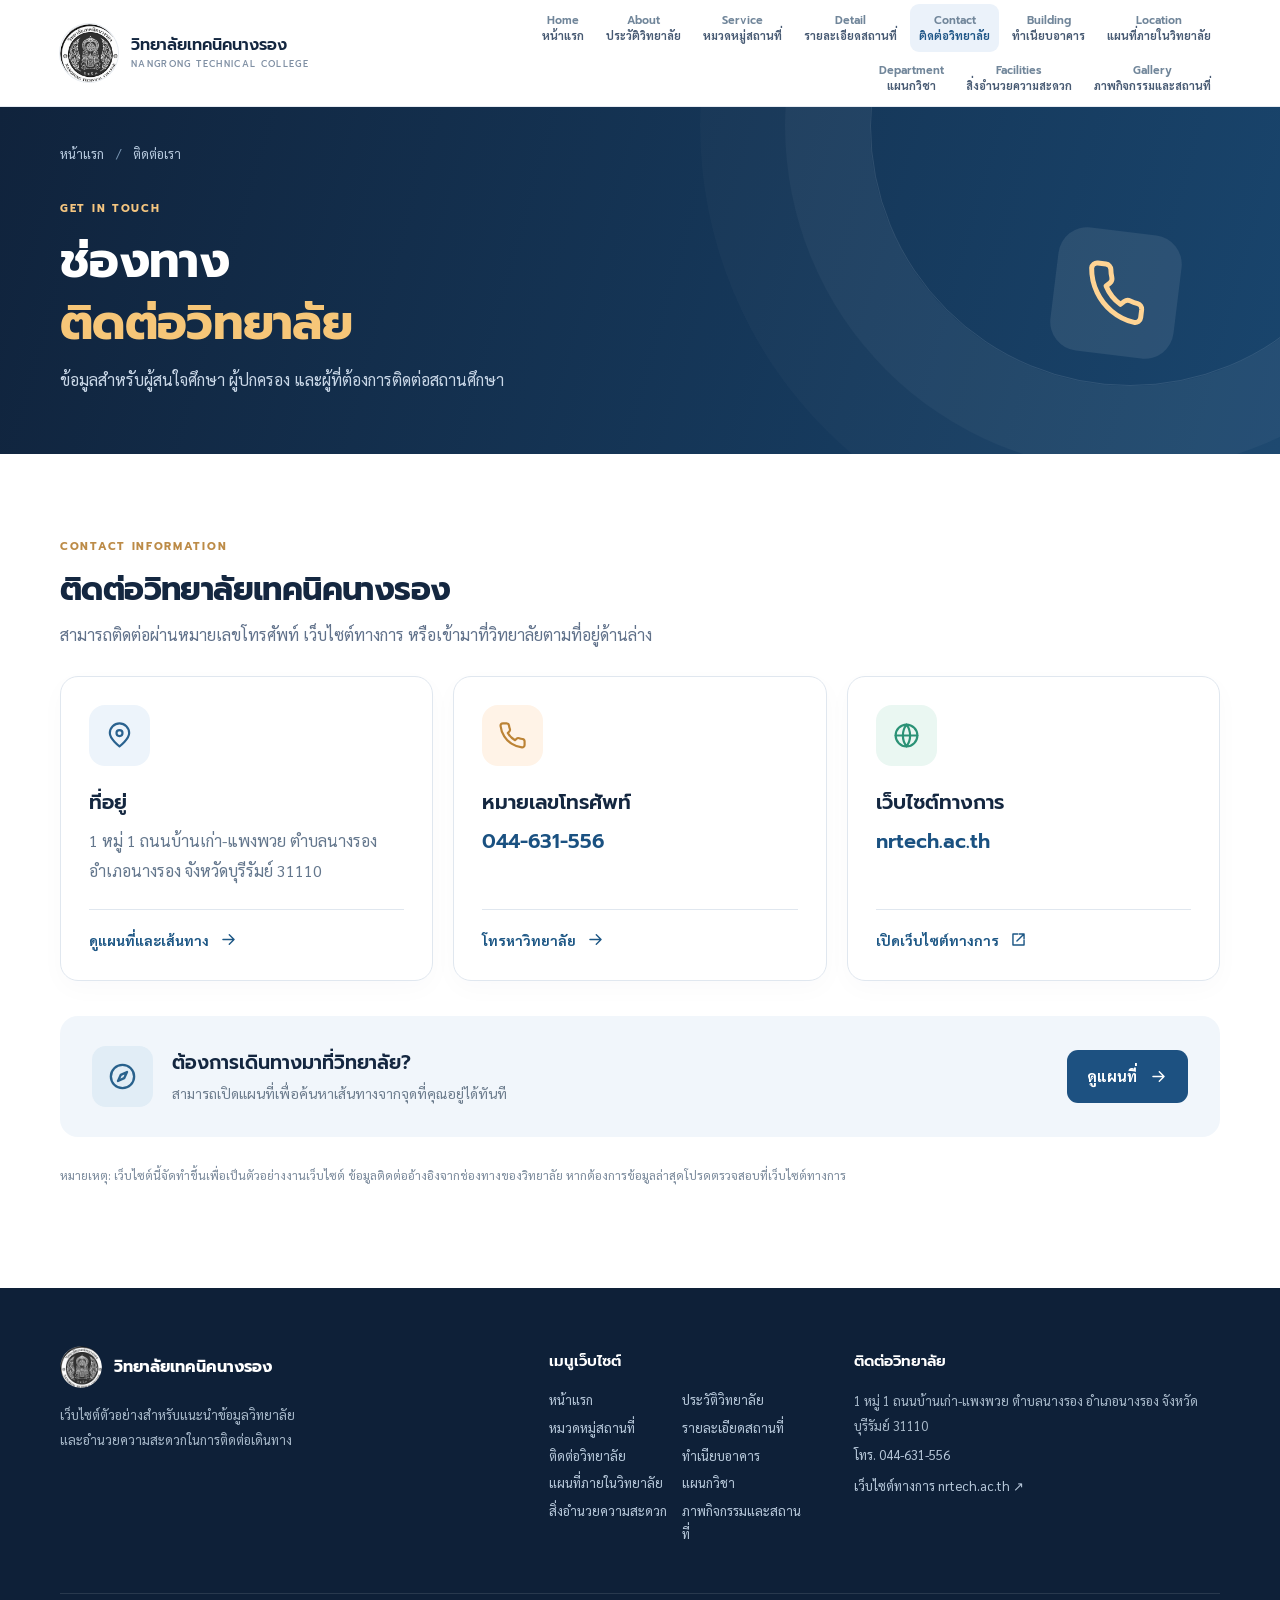
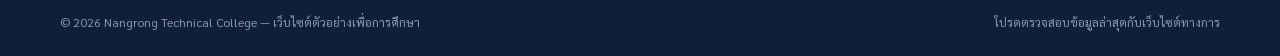
<file: contact.html>
<!DOCTYPE html>

<html lang="th"><head>
<meta charset="utf-8"/><meta content="width=device-width,initial-scale=1" name="viewport"/>
<meta content="#101e36" name="theme-color"/><meta content="ข้อมูลติดต่อวิทยาลัยเทคนิคนางรอง ที่อยู่ เบอร์โทรศัพท์ และเว็บไซต์ทางการ" name="description"/>
<title>ติดต่อวิทยาลัย | วิทยาลัยเทคนิคนางรอง</title>
<link href="favicon.svg" rel="icon" type="image/svg+xml"/>
<link href="https://fonts.googleapis.com" rel="preconnect"/><link crossorigin="" href="https://fonts.gstatic.com" rel="preconnect"/>
<link href="https://fonts.googleapis.com/css2?family=Prompt:wght@400;500;600;700;800&amp;family=Sarabun:wght@400;500;600;700&amp;display=swap" rel="stylesheet"/>
<link href="style.css" rel="stylesheet"/><script defer="" src="script.js"></script>
</head><body><a class="skip-link" href="#main-content">ข้ามไปยังเนื้อหาหลัก</a><header class="site-header"><div class="container header-inner">
<a aria-label="วิทยาลัยเทคนิคนางรอง กลับหน้าแรก" class="brand" href="index.html">
<span aria-hidden="true" class="brand-symbol brand-symbol-image"><img alt="" height="58" src="images/college-logo.png" width="58"/></span>
<span class="brand-name"><strong>วิทยาลัยเทคนิคนางรอง</strong><span>NANGRONG TECHNICAL COLLEGE</span></span></a>
<button aria-controls="main-nav" aria-expanded="false" aria-label="เปิดเมนู" class="menu-toggle" type="button"><svg aria-hidden="true" fill="none" height="24" stroke="currentColor" stroke-linecap="round" stroke-linejoin="round" stroke-width="1.8" viewbox="0 0 24 24" width="24"><path d="M4 7h16M4 12h16M4 17h16"></path></svg></button>
<nav aria-label="เมนูหลัก" class="main-nav" id="main-nav"><a data-page="home" href="index.html"><span class="nav-en">Home</span><span>หน้าแรก</span></a><a data-page="about" href="about.html"><span class="nav-en">About</span><span>ประวัติวิทยาลัย</span></a><a data-page="service" href="service.html"><span class="nav-en">Service</span><span>หมวดหมู่สถานที่</span></a><a data-page="detail" href="detail.html"><span class="nav-en">Detail</span><span>รายละเอียดสถานที่</span></a><a aria-current="page" data-page="contact" href="contact.html"><span class="nav-en">Contact</span><span>ติดต่อวิทยาลัย</span></a><a data-page="building" href="building.html"><span class="nav-en">Building</span><span>ทำเนียบอาคาร</span></a><a data-page="location" href="location.html"><span class="nav-en">Location</span><span>แผนที่ภายในวิทยาลัย</span></a><a data-page="department" href="department.html"><span class="nav-en">Department</span><span>แผนกวิชา</span></a><a data-page="facilities" href="facilities.html"><span class="nav-en">Facilities</span><span>สิ่งอำนวยความสะดวก</span></a><a data-page="gallery" href="gallery.html"><span class="nav-en">Gallery</span><span>ภาพกิจกรรมและสถานที่</span></a></nav>
</div></header>
<main id="main-content"><section class="subhero"><div class="container"><div class="crumb"><a href="index.html">หน้าแรก</a><span>/</span>ติดต่อเรา</div><div class="subhero-line"><div><span class="section-kicker">GET IN TOUCH</span><h1>ช่องทาง<span>ติดต่อวิทยาลัย</span></h1><p>ข้อมูลสำหรับผู้สนใจศึกษา ผู้ปกครอง และผู้ที่ต้องการติดต่อสถานศึกษา</p></div><div class="subhero-icon"><svg aria-hidden="true" fill="none" height="66" stroke="currentColor" stroke-linecap="round" stroke-linejoin="round" stroke-width="1.8" viewbox="0 0 24 24" width="66"><path d="M22 16.8v3a2 2 0 0 1-2.2 2 19.8 19.8 0 0 1-8.6-3.1 19.6 19.6 0 0 1-6-6 19.8 19.8 0 0 1-3.1-8.7A2 2 0 0 1 4.1 2h3a2 2 0 0 1 2 1.7c.13.97.37 1.93.7 2.84a2 2 0 0 1-.45 2.1L8.1 9.9a16 16 0 0 0 6 6l1.26-1.25a2 2 0 0 1 2.1-.44c.91.32 1.87.56 2.84.7A2 2 0 0 1 22 16.8Z"></path></svg></div></div></div></section>
<section class="container content-section"><div class="contact-intro"><div><span class="section-kicker">CONTACT INFORMATION</span><h2>ติดต่อวิทยาลัยเทคนิคนางรอง</h2><p>สามารถติดต่อผ่านหมายเลขโทรศัพท์ เว็บไซต์ทางการ หรือเข้ามาที่วิทยาลัยตามที่อยู่ด้านล่าง</p></div></div>
<div class="contact-grid"><article class="contact-card"><span class="contact-icon blue"><svg aria-hidden="true" fill="none" height="29" stroke="currentColor" stroke-linecap="round" stroke-linejoin="round" stroke-width="1.8" viewbox="0 0 24 24" width="29"><path d="M20 10c0 5-8 11-8 11S4 15 4 10a8 8 0 1 1 16 0Z"></path><circle cx="12" cy="10" r="2.5"></circle></svg></span><h3>ที่อยู่</h3><p>1 หมู่ 1 ถนนบ้านเก่า-แพงพวย ตำบลนางรอง อำเภอนางรอง จังหวัดบุรีรัมย์ 31110</p><a class="contact-action" href="location.html"><span>ดูแผนที่และเส้นทาง</span><svg aria-hidden="true" fill="none" height="19" stroke="currentColor" stroke-linecap="round" stroke-linejoin="round" stroke-width="1.8" viewbox="0 0 24 24" width="19"><path d="M5 12h14m-6-6 6 6-6 6"></path></svg></a></article>
<article class="contact-card"><span class="contact-icon orange"><svg aria-hidden="true" fill="none" height="29" stroke="currentColor" stroke-linecap="round" stroke-linejoin="round" stroke-width="1.8" viewbox="0 0 24 24" width="29"><path d="M22 16.8v3a2 2 0 0 1-2.2 2 19.8 19.8 0 0 1-8.6-3.1 19.6 19.6 0 0 1-6-6 19.8 19.8 0 0 1-3.1-8.7A2 2 0 0 1 4.1 2h3a2 2 0 0 1 2 1.7c.13.97.37 1.93.7 2.84a2 2 0 0 1-.45 2.1L8.1 9.9a16 16 0 0 0 6 6l1.26-1.25a2 2 0 0 1 2.1-.44c.91.32 1.87.56 2.84.7A2 2 0 0 1 22 16.8Z"></path></svg></span><h3>หมายเลขโทรศัพท์</h3><p><a class="large-contact" href="tel:044631556">044-631-556</a></p><a class="contact-action" href="tel:044631556"><span>โทรหาวิทยาลัย</span><svg aria-hidden="true" fill="none" height="19" stroke="currentColor" stroke-linecap="round" stroke-linejoin="round" stroke-width="1.8" viewbox="0 0 24 24" width="19"><path d="M5 12h14m-6-6 6 6-6 6"></path></svg></a></article>
<article class="contact-card"><span class="contact-icon green"><svg aria-hidden="true" fill="none" height="29" stroke="currentColor" stroke-linecap="round" stroke-linejoin="round" stroke-width="1.8" viewbox="0 0 24 24" width="29"><circle cx="12" cy="12" r="9"></circle><path d="M3 12h18M12 3a15 15 0 0 1 0 18M12 3a15 15 0 0 0 0 18"></path></svg></span><h3>เว็บไซต์ทางการ</h3><p><a class="large-contact" href="https://nrtech.ac.th/" rel="noopener noreferrer" target="_blank">nrtech.ac.th</a></p><a class="contact-action" href="https://nrtech.ac.th/" rel="noopener noreferrer" target="_blank"><span>เปิดเว็บไซต์ทางการ</span><svg aria-hidden="true" fill="none" height="19" stroke="currentColor" stroke-linecap="round" stroke-linejoin="round" stroke-width="1.8" viewbox="0 0 24 24" width="19"><path d="M13 5h6v6M19 5l-9 9M19 13v6H5V5h6"></path></svg></a></article></div>
<div class="contact-bottom"><div class="contact-bottom-icon"><svg aria-hidden="true" fill="none" height="31" stroke="currentColor" stroke-linecap="round" stroke-linejoin="round" stroke-width="1.8" viewbox="0 0 24 24" width="31"><circle cx="12" cy="12" r="9"></circle><path d="m15.5 8.5-2.2 4.8-4.8 2.2 2.2-4.8z"></path></svg></div><div><strong>ต้องการเดินทางมาที่วิทยาลัย?</strong><p>สามารถเปิดแผนที่เพื่อค้นหาเส้นทางจากจุดที่คุณอยู่ได้ทันที</p></div><a class="btn btn-primary" href="location.html"><span>ดูแผนที่</span><svg aria-hidden="true" fill="none" height="19" stroke="currentColor" stroke-linecap="round" stroke-linejoin="round" stroke-width="1.8" viewbox="0 0 24 24" width="19"><path d="M5 12h14m-6-6 6 6-6 6"></path></svg></a></div>
<p class="data-note">หมายเหตุ: เว็บไซต์นี้จัดทำขึ้นเพื่อเป็นตัวอย่างงานเว็บไซต์ ข้อมูลติดต่ออ้างอิงจากช่องทางของวิทยาลัย หากต้องการข้อมูลล่าสุดโปรดตรวจสอบที่เว็บไซต์ทางการ</p></section></main><footer class="site-footer"><div class="container footer-grid">
<div><div class="footer-brand"><span class="footer-mark footer-mark-image"><img alt="" height="42" src="images/college-logo.png" width="42"/></span><strong>วิทยาลัยเทคนิคนางรอง</strong></div><p>เว็บไซต์ตัวอย่างสำหรับแนะนำข้อมูลวิทยาลัย<br/>และอำนวยความสะดวกในการติดต่อเดินทาง</p></div>
<div><strong class="footer-title">เมนูเว็บไซต์</strong><div class="footer-links"><a href="index.html">หน้าแรก</a><a href="about.html">ประวัติวิทยาลัย</a><a href="service.html">หมวดหมู่สถานที่</a><a href="detail.html">รายละเอียดสถานที่</a><a href="contact.html">ติดต่อวิทยาลัย</a><a href="building.html">ทำเนียบอาคาร</a><a href="location.html">แผนที่ภายในวิทยาลัย</a><a href="department.html">แผนกวิชา</a><a href="facilities.html">สิ่งอำนวยความสะดวก</a><a href="gallery.html">ภาพกิจกรรมและสถานที่</a></div></div>
<div><strong class="footer-title">ติดต่อวิทยาลัย</strong><p>1 หมู่ 1 ถนนบ้านเก่า-แพงพวย ตำบลนางรอง อำเภอนางรอง จังหวัดบุรีรัมย์ 31110</p><a href="tel:044631556">โทร. 044-631-556</a><br/><a href="https://nrtech.ac.th/" rel="noopener noreferrer" target="_blank">เว็บไซต์ทางการ nrtech.ac.th ↗</a></div>
</div><div class="container footer-bottom"><span>© <span id="year">2026</span> Nangrong Technical College — เว็บไซต์ตัวอย่างเพื่อการศึกษา</span><span>โปรดตรวจสอบข้อมูลล่าสุดกับเว็บไซต์ทางการ</span></div></footer></body></html>
</file>
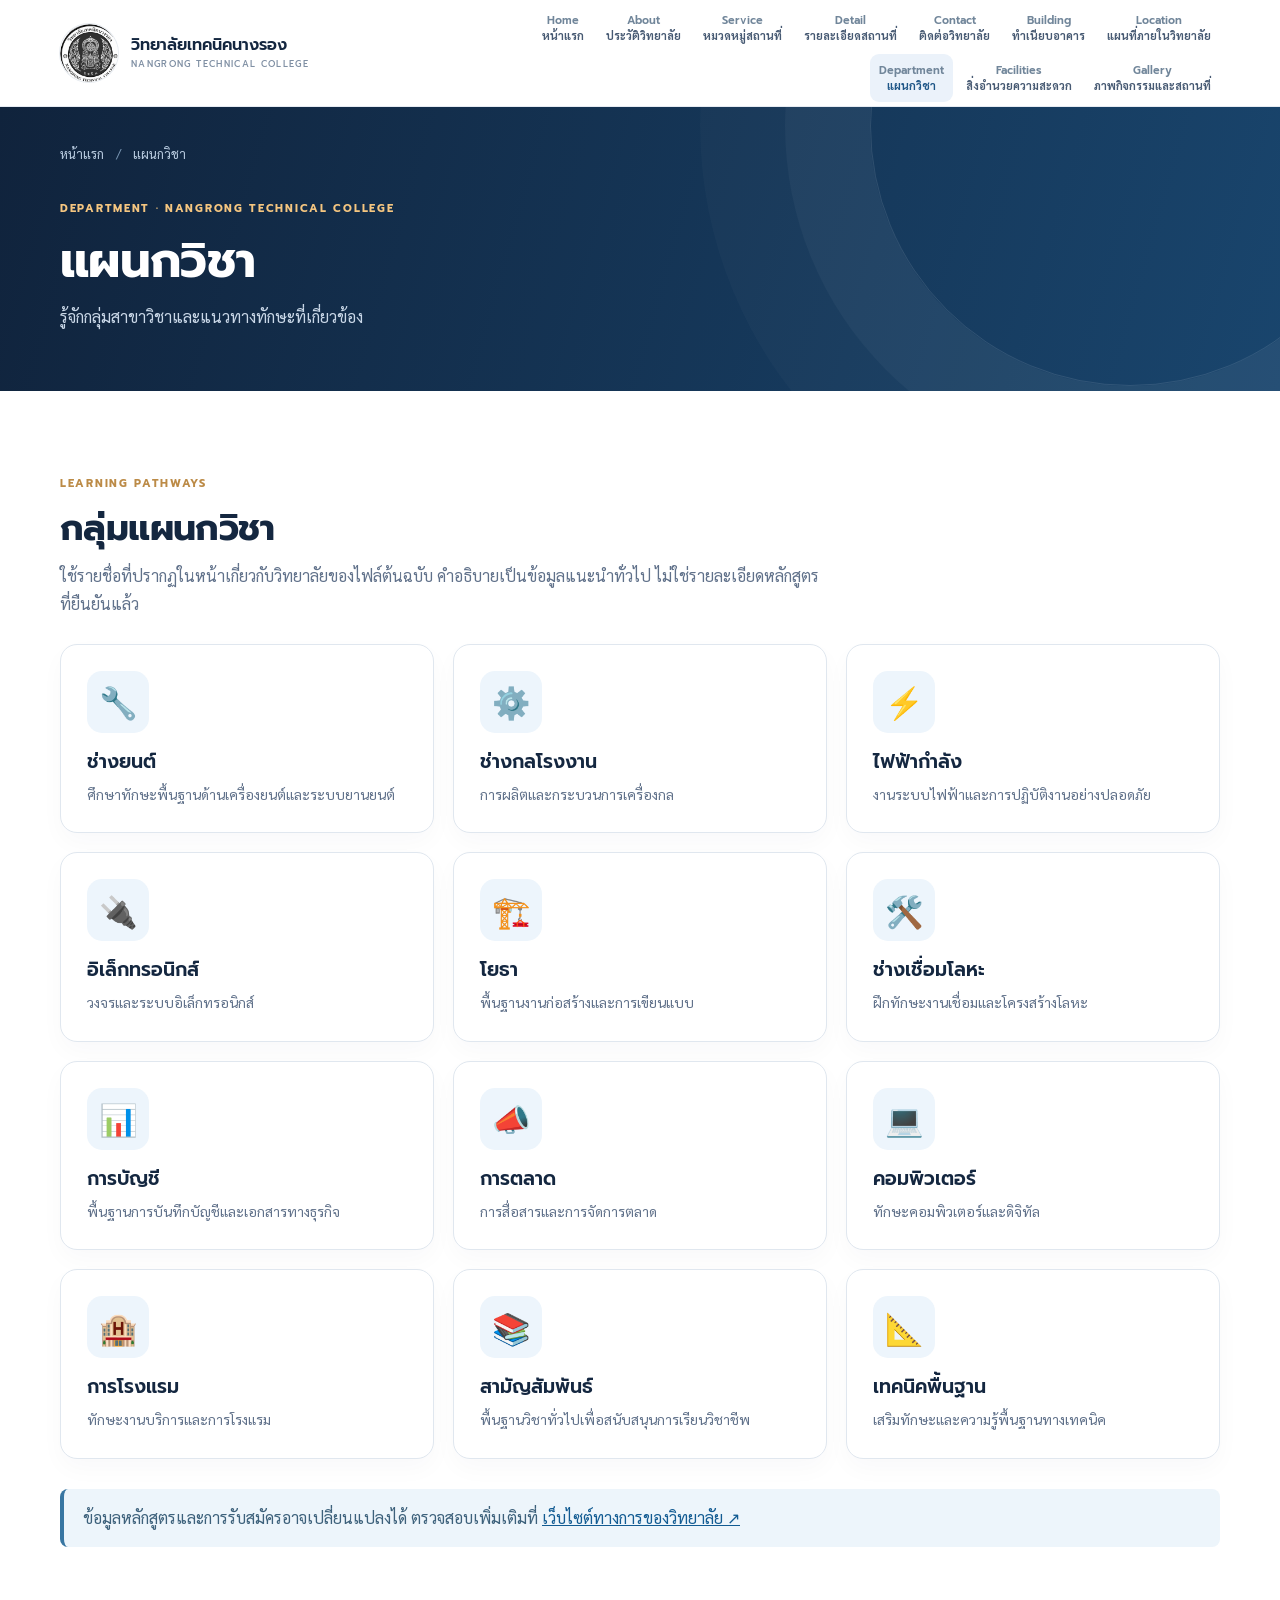
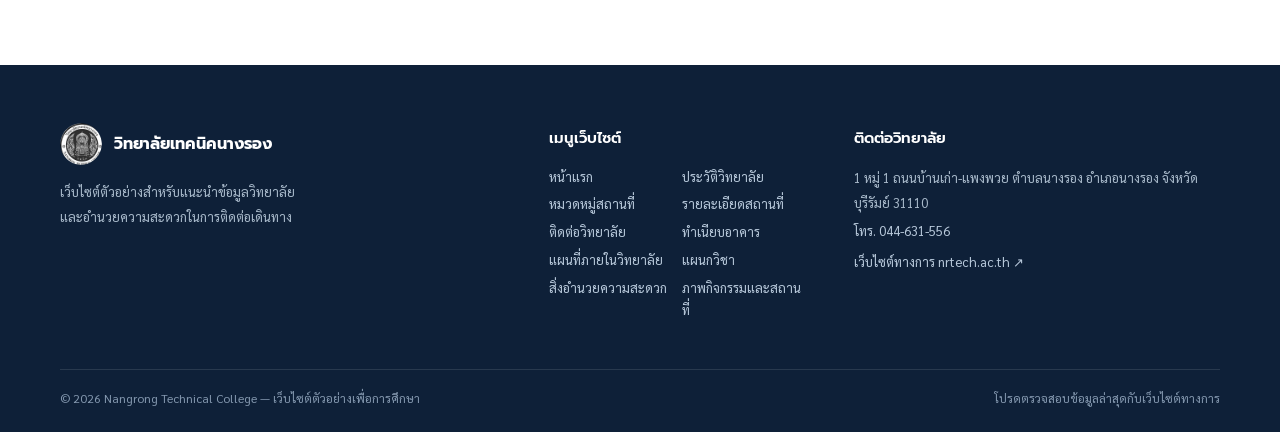
<file: department.html>
<!DOCTYPE html>
<html lang="th"><head>
<meta charset="utf-8"/><meta content="width=device-width,initial-scale=1" name="viewport"/>
<meta content="#101e36" name="theme-color"/><meta content="รู้จักกลุ่มสาขาวิชาและแนวทางทักษะที่เกี่ยวข้อง" name="description"/>
<title>แผนกวิชา | วิทยาลัยเทคนิคนางรอง</title>
<link href="favicon.svg" rel="icon" type="image/svg+xml"/>
<link href="https://fonts.googleapis.com" rel="preconnect"/><link crossorigin="" href="https://fonts.gstatic.com" rel="preconnect"/>
<link href="https://fonts.googleapis.com/css2?family=Prompt:wght@400;500;600;700;800&amp;family=Sarabun:wght@400;500;600;700&amp;display=swap" rel="stylesheet"/>
<link href="style.css" rel="stylesheet"/><script defer="" src="script.js"></script>
</head><body><a class="skip-link" href="#main-content">ข้ามไปยังเนื้อหาหลัก</a><header class="site-header"><div class="container header-inner">
<a aria-label="วิทยาลัยเทคนิคนางรอง กลับหน้าแรก" class="brand" href="index.html">
<span aria-hidden="true" class="brand-symbol brand-symbol-image"><img alt="" height="58" src="images/college-logo.png" width="58"/></span>
<span class="brand-name"><strong>วิทยาลัยเทคนิคนางรอง</strong><span>NANGRONG TECHNICAL COLLEGE</span></span></a>
<button aria-controls="main-nav" aria-expanded="false" aria-label="เปิดเมนู" class="menu-toggle" type="button"><svg aria-hidden="true" fill="none" height="24" stroke="currentColor" stroke-linecap="round" stroke-linejoin="round" stroke-width="1.8" viewbox="0 0 24 24" width="24"><path d="M4 7h16M4 12h16M4 17h16"></path></svg></button>
<nav aria-label="เมนูหลัก" class="main-nav" id="main-nav"><a data-page="home" href="index.html"><span class="nav-en">Home</span><span>หน้าแรก</span></a><a data-page="about" href="about.html"><span class="nav-en">About</span><span>ประวัติวิทยาลัย</span></a><a data-page="service" href="service.html"><span class="nav-en">Service</span><span>หมวดหมู่สถานที่</span></a><a data-page="detail" href="detail.html"><span class="nav-en">Detail</span><span>รายละเอียดสถานที่</span></a><a data-page="contact" href="contact.html"><span class="nav-en">Contact</span><span>ติดต่อวิทยาลัย</span></a><a data-page="building" href="building.html"><span class="nav-en">Building</span><span>ทำเนียบอาคาร</span></a><a data-page="location" href="location.html"><span class="nav-en">Location</span><span>แผนที่ภายในวิทยาลัย</span></a><a aria-current="page" data-page="department" href="department.html"><span class="nav-en">Department</span><span>แผนกวิชา</span></a><a data-page="facilities" href="facilities.html"><span class="nav-en">Facilities</span><span>สิ่งอำนวยความสะดวก</span></a><a data-page="gallery" href="gallery.html"><span class="nav-en">Gallery</span><span>ภาพกิจกรรมและสถานที่</span></a></nav>
</div></header><main id="main-content"><section class="subhero"><div class="container"><div class="crumb"><a href="index.html">หน้าแรก</a><span>/</span>แผนกวิชา</div><div class="subhero-line"><div><span class="section-kicker">DEPARTMENT · NANGRONG TECHNICAL COLLEGE</span><h1>แผนกวิชา</h1><p>รู้จักกลุ่มสาขาวิชาและแนวทางทักษะที่เกี่ยวข้อง</p></div></div></div></section><section class="container content-section"><div class="feature-intro"><span class="section-kicker">LEARNING PATHWAYS</span><h2>กลุ่มแผนกวิชา</h2><p>ใช้รายชื่อที่ปรากฏในหน้าเกี่ยวกับวิทยาลัยของไฟล์ต้นฉบับ คำอธิบายเป็นข้อมูลแนะนำทั่วไป ไม่ใช่รายละเอียดหลักสูตรที่ยืนยันแล้ว</p></div><div class="mini-grid"><article class="mini-card"><span aria-hidden="true" class="mini-icon">🔧</span><h3>ช่างยนต์</h3><p>ศึกษาทักษะพื้นฐานด้านเครื่องยนต์และระบบยานยนต์</p></article><article class="mini-card"><span aria-hidden="true" class="mini-icon">⚙️</span><h3>ช่างกลโรงงาน</h3><p>การผลิตและกระบวนการเครื่องกล</p></article><article class="mini-card"><span aria-hidden="true" class="mini-icon">⚡</span><h3>ไฟฟ้ากำลัง</h3><p>งานระบบไฟฟ้าและการปฏิบัติงานอย่างปลอดภัย</p></article><article class="mini-card"><span aria-hidden="true" class="mini-icon">🔌</span><h3>อิเล็กทรอนิกส์</h3><p>วงจรและระบบอิเล็กทรอนิกส์</p></article><article class="mini-card"><span aria-hidden="true" class="mini-icon">🏗️</span><h3>โยธา</h3><p>พื้นฐานงานก่อสร้างและการเขียนแบบ</p></article><article class="mini-card"><span aria-hidden="true" class="mini-icon">🛠️</span><h3>ช่างเชื่อมโลหะ</h3><p>ฝึกทักษะงานเชื่อมและโครงสร้างโลหะ</p></article><article class="mini-card"><span aria-hidden="true" class="mini-icon">📊</span><h3>การบัญชี</h3><p>พื้นฐานการบันทึกบัญชีและเอกสารทางธุรกิจ</p></article><article class="mini-card"><span aria-hidden="true" class="mini-icon">📣</span><h3>การตลาด</h3><p>การสื่อสารและการจัดการตลาด</p></article><article class="mini-card"><span aria-hidden="true" class="mini-icon">💻</span><h3>คอมพิวเตอร์</h3><p>ทักษะคอมพิวเตอร์และดิจิทัล</p></article><article class="mini-card"><span aria-hidden="true" class="mini-icon">🏨</span><h3>การโรงแรม</h3><p>ทักษะงานบริการและการโรงแรม</p></article><article class="mini-card"><span aria-hidden="true" class="mini-icon">📚</span><h3>สามัญสัมพันธ์</h3><p>พื้นฐานวิชาทั่วไปเพื่อสนับสนุนการเรียนวิชาชีพ</p></article><article class="mini-card"><span aria-hidden="true" class="mini-icon">📐</span><h3>เทคนิคพื้นฐาน</h3><p>เสริมทักษะและความรู้พื้นฐานทางเทคนิค</p></article></div><div class="notice-inline">ข้อมูลหลักสูตรและการรับสมัครอาจเปลี่ยนแปลงได้ ตรวจสอบเพิ่มเติมที่ <a href="https://nrtech.ac.th/" rel="noopener noreferrer" target="_blank">เว็บไซต์ทางการของวิทยาลัย ↗</a></div></section></main><footer class="site-footer"><div class="container footer-grid">
<div><div class="footer-brand"><span class="footer-mark footer-mark-image"><img alt="" height="42" src="images/college-logo.png" width="42"/></span><strong>วิทยาลัยเทคนิคนางรอง</strong></div><p>เว็บไซต์ตัวอย่างสำหรับแนะนำข้อมูลวิทยาลัย<br/>และอำนวยความสะดวกในการติดต่อเดินทาง</p></div>
<div><strong class="footer-title">เมนูเว็บไซต์</strong><div class="footer-links"><a href="index.html">หน้าแรก</a><a href="about.html">ประวัติวิทยาลัย</a><a href="service.html">หมวดหมู่สถานที่</a><a href="detail.html">รายละเอียดสถานที่</a><a href="contact.html">ติดต่อวิทยาลัย</a><a href="building.html">ทำเนียบอาคาร</a><a href="location.html">แผนที่ภายในวิทยาลัย</a><a href="department.html">แผนกวิชา</a><a href="facilities.html">สิ่งอำนวยความสะดวก</a><a href="gallery.html">ภาพกิจกรรมและสถานที่</a></div></div>
<div><strong class="footer-title">ติดต่อวิทยาลัย</strong><p>1 หมู่ 1 ถนนบ้านเก่า-แพงพวย ตำบลนางรอง อำเภอนางรอง จังหวัดบุรีรัมย์ 31110</p><a href="tel:044631556">โทร. 044-631-556</a><br/><a href="https://nrtech.ac.th/" rel="noopener noreferrer" target="_blank">เว็บไซต์ทางการ nrtech.ac.th ↗</a></div>
</div><div class="container footer-bottom"><span>© <span id="year">2026</span> Nangrong Technical College — เว็บไซต์ตัวอย่างเพื่อการศึกษา</span><span>โปรดตรวจสอบข้อมูลล่าสุดกับเว็บไซต์ทางการ</span></div></footer></body></html>
</file>
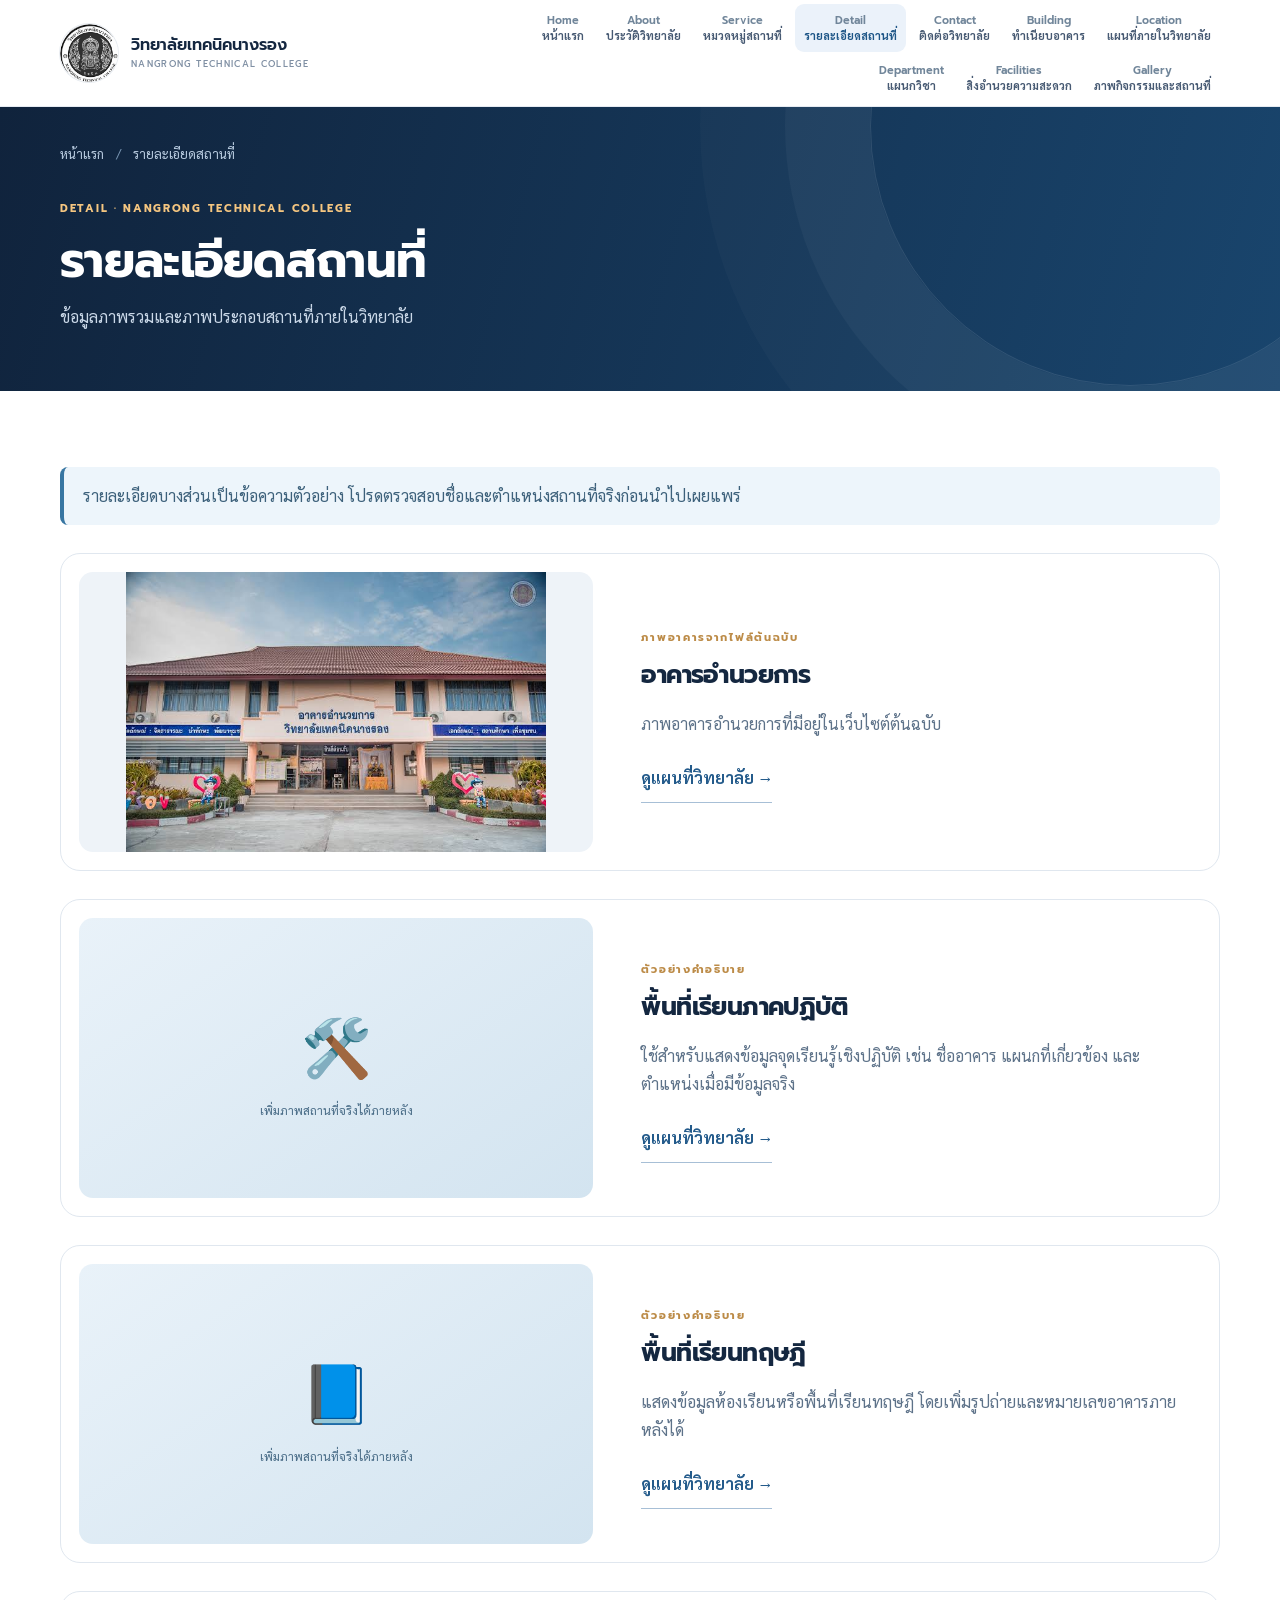
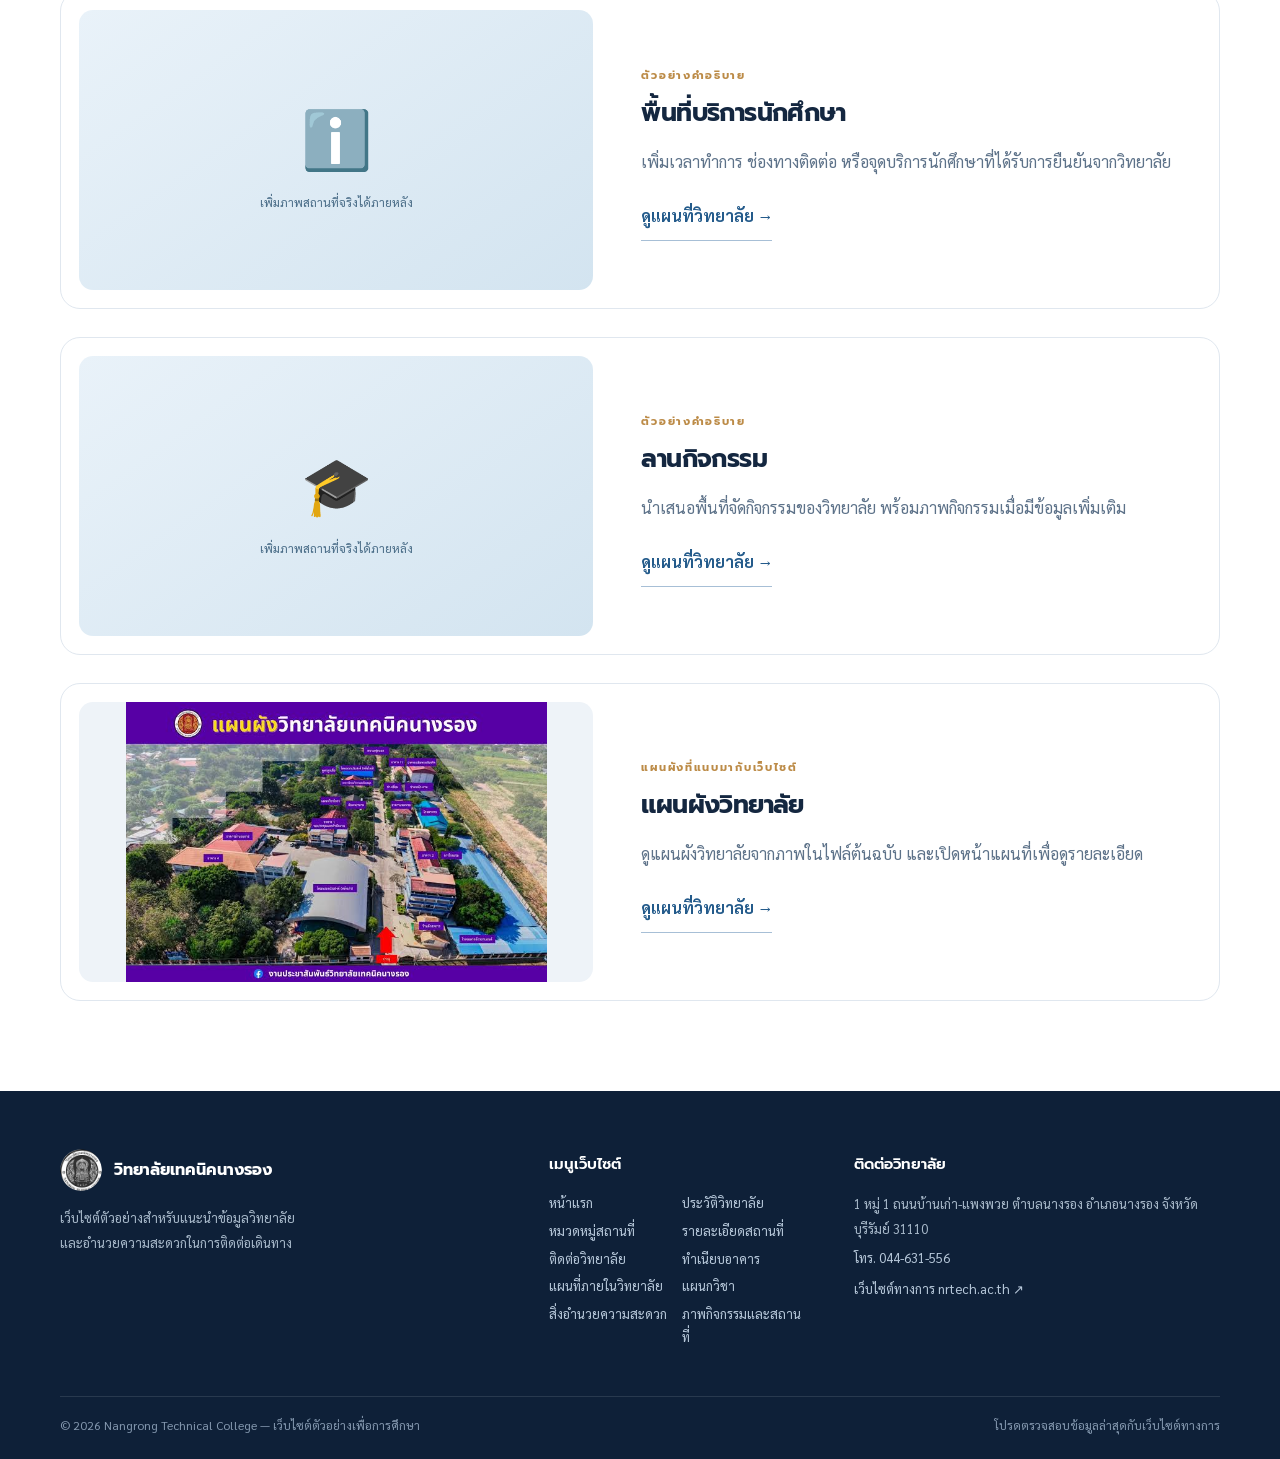
<file: detail.html>
<!DOCTYPE html>
<html lang="th"><head>
<meta charset="utf-8"/><meta content="width=device-width,initial-scale=1" name="viewport"/>
<meta content="#101e36" name="theme-color"/><meta content="ข้อมูลภาพรวมและภาพประกอบสถานที่ภายในวิทยาลัย" name="description"/>
<title>รายละเอียดสถานที่ | วิทยาลัยเทคนิคนางรอง</title>
<link href="favicon.svg" rel="icon" type="image/svg+xml"/>
<link href="https://fonts.googleapis.com" rel="preconnect"/><link crossorigin="" href="https://fonts.gstatic.com" rel="preconnect"/>
<link href="https://fonts.googleapis.com/css2?family=Prompt:wght@400;500;600;700;800&amp;family=Sarabun:wght@400;500;600;700&amp;display=swap" rel="stylesheet"/>
<link href="style.css" rel="stylesheet"/><script defer="" src="script.js"></script>
</head><body><a class="skip-link" href="#main-content">ข้ามไปยังเนื้อหาหลัก</a><header class="site-header"><div class="container header-inner">
<a aria-label="วิทยาลัยเทคนิคนางรอง กลับหน้าแรก" class="brand" href="index.html">
<span aria-hidden="true" class="brand-symbol brand-symbol-image"><img alt="" height="58" src="images/college-logo.png" width="58"/></span>
<span class="brand-name"><strong>วิทยาลัยเทคนิคนางรอง</strong><span>NANGRONG TECHNICAL COLLEGE</span></span></a>
<button aria-controls="main-nav" aria-expanded="false" aria-label="เปิดเมนู" class="menu-toggle" type="button"><svg aria-hidden="true" fill="none" height="24" stroke="currentColor" stroke-linecap="round" stroke-linejoin="round" stroke-width="1.8" viewbox="0 0 24 24" width="24"><path d="M4 7h16M4 12h16M4 17h16"></path></svg></button>
<nav aria-label="เมนูหลัก" class="main-nav" id="main-nav"><a data-page="home" href="index.html"><span class="nav-en">Home</span><span>หน้าแรก</span></a><a data-page="about" href="about.html"><span class="nav-en">About</span><span>ประวัติวิทยาลัย</span></a><a data-page="service" href="service.html"><span class="nav-en">Service</span><span>หมวดหมู่สถานที่</span></a><a aria-current="page" data-page="detail" href="detail.html"><span class="nav-en">Detail</span><span>รายละเอียดสถานที่</span></a><a data-page="contact" href="contact.html"><span class="nav-en">Contact</span><span>ติดต่อวิทยาลัย</span></a><a data-page="building" href="building.html"><span class="nav-en">Building</span><span>ทำเนียบอาคาร</span></a><a data-page="location" href="location.html"><span class="nav-en">Location</span><span>แผนที่ภายในวิทยาลัย</span></a><a data-page="department" href="department.html"><span class="nav-en">Department</span><span>แผนกวิชา</span></a><a data-page="facilities" href="facilities.html"><span class="nav-en">Facilities</span><span>สิ่งอำนวยความสะดวก</span></a><a data-page="gallery" href="gallery.html"><span class="nav-en">Gallery</span><span>ภาพกิจกรรมและสถานที่</span></a></nav>
</div></header><main id="main-content"><section class="subhero"><div class="container"><div class="crumb"><a href="index.html">หน้าแรก</a><span>/</span>รายละเอียดสถานที่</div><div class="subhero-line"><div><span class="section-kicker">DETAIL · NANGRONG TECHNICAL COLLEGE</span><h1>รายละเอียดสถานที่</h1><p>ข้อมูลภาพรวมและภาพประกอบสถานที่ภายในวิทยาลัย</p></div></div></div></section><section class="container content-section"><div class="notice-inline">รายละเอียดบางส่วนเป็นข้อความตัวอย่าง โปรดตรวจสอบชื่อและตำแหน่งสถานที่จริงก่อนนำไปเผยแพร่</div><div class="detail-stack"><article class="detail-row" id="admin"><div class="detail-visual"><img alt="อาคารอำนวยการ" loading="lazy" src="images/administration-building.png"/></div><div class="detail-copy"><span class="section-kicker">ภาพอาคารจากไฟล์ต้นฉบับ</span><h2>อาคารอำนวยการ</h2><p>ภาพอาคารอำนวยการที่มีอยู่ในเว็บไซต์ต้นฉบับ</p><a class="text-link" href="location.html">ดูแผนที่วิทยาลัย →</a></div></article><article class="detail-row" id="practice"><div class="detail-visual"><div class="sample-illustration large"><span aria-hidden="true">🛠️</span><small>เพิ่มภาพสถานที่จริงได้ภายหลัง</small></div></div><div class="detail-copy"><span class="section-kicker">ตัวอย่างคำอธิบาย</span><h2>พื้นที่เรียนภาคปฏิบัติ</h2><p>ใช้สำหรับแสดงข้อมูลจุดเรียนรู้เชิงปฏิบัติ เช่น ชื่ออาคาร แผนกที่เกี่ยวข้อง และตำแหน่งเมื่อมีข้อมูลจริง</p><a class="text-link" href="location.html">ดูแผนที่วิทยาลัย →</a></div></article><article class="detail-row" id="classroom"><div class="detail-visual"><div class="sample-illustration large"><span aria-hidden="true">📘</span><small>เพิ่มภาพสถานที่จริงได้ภายหลัง</small></div></div><div class="detail-copy"><span class="section-kicker">ตัวอย่างคำอธิบาย</span><h2>พื้นที่เรียนทฤษฎี</h2><p>แสดงข้อมูลห้องเรียนหรือพื้นที่เรียนทฤษฎี โดยเพิ่มรูปถ่ายและหมายเลขอาคารภายหลังได้</p><a class="text-link" href="location.html">ดูแผนที่วิทยาลัย →</a></div></article><article class="detail-row" id="student"><div class="detail-visual"><div class="sample-illustration large"><span aria-hidden="true">ℹ️</span><small>เพิ่มภาพสถานที่จริงได้ภายหลัง</small></div></div><div class="detail-copy"><span class="section-kicker">ตัวอย่างคำอธิบาย</span><h2>พื้นที่บริการนักศึกษา</h2><p>เพิ่มเวลาทำการ ช่องทางติดต่อ หรือจุดบริการนักศึกษาที่ได้รับการยืนยันจากวิทยาลัย</p><a class="text-link" href="location.html">ดูแผนที่วิทยาลัย →</a></div></article><article class="detail-row" id="activity"><div class="detail-visual"><div class="sample-illustration large"><span aria-hidden="true">🎓</span><small>เพิ่มภาพสถานที่จริงได้ภายหลัง</small></div></div><div class="detail-copy"><span class="section-kicker">ตัวอย่างคำอธิบาย</span><h2>ลานกิจกรรม</h2><p>นำเสนอพื้นที่จัดกิจกรรมของวิทยาลัย พร้อมภาพกิจกรรมเมื่อมีข้อมูลเพิ่มเติม</p><a class="text-link" href="location.html">ดูแผนที่วิทยาลัย →</a></div></article><article class="detail-row" id="plan"><div class="detail-visual"><img alt="แผนผังวิทยาลัย" loading="lazy" src="images/campus-plan.png"/></div><div class="detail-copy"><span class="section-kicker">แผนผังที่แนบมากับเว็บไซต์</span><h2>แผนผังวิทยาลัย</h2><p>ดูแผนผังวิทยาลัยจากภาพในไฟล์ต้นฉบับ และเปิดหน้าแผนที่เพื่อดูรายละเอียด</p><a class="text-link" href="location.html">ดูแผนที่วิทยาลัย →</a></div></article></div></section></main><footer class="site-footer"><div class="container footer-grid">
<div><div class="footer-brand"><span class="footer-mark footer-mark-image"><img alt="" height="42" src="images/college-logo.png" width="42"/></span><strong>วิทยาลัยเทคนิคนางรอง</strong></div><p>เว็บไซต์ตัวอย่างสำหรับแนะนำข้อมูลวิทยาลัย<br/>และอำนวยความสะดวกในการติดต่อเดินทาง</p></div>
<div><strong class="footer-title">เมนูเว็บไซต์</strong><div class="footer-links"><a href="index.html">หน้าแรก</a><a href="about.html">ประวัติวิทยาลัย</a><a href="service.html">หมวดหมู่สถานที่</a><a href="detail.html">รายละเอียดสถานที่</a><a href="contact.html">ติดต่อวิทยาลัย</a><a href="building.html">ทำเนียบอาคาร</a><a href="location.html">แผนที่ภายในวิทยาลัย</a><a href="department.html">แผนกวิชา</a><a href="facilities.html">สิ่งอำนวยความสะดวก</a><a href="gallery.html">ภาพกิจกรรมและสถานที่</a></div></div>
<div><strong class="footer-title">ติดต่อวิทยาลัย</strong><p>1 หมู่ 1 ถนนบ้านเก่า-แพงพวย ตำบลนางรอง อำเภอนางรอง จังหวัดบุรีรัมย์ 31110</p><a href="tel:044631556">โทร. 044-631-556</a><br/><a href="https://nrtech.ac.th/" rel="noopener noreferrer" target="_blank">เว็บไซต์ทางการ nrtech.ac.th ↗</a></div>
</div><div class="container footer-bottom"><span>© <span id="year">2026</span> Nangrong Technical College — เว็บไซต์ตัวอย่างเพื่อการศึกษา</span><span>โปรดตรวจสอบข้อมูลล่าสุดกับเว็บไซต์ทางการ</span></div></footer></body></html>
</file>
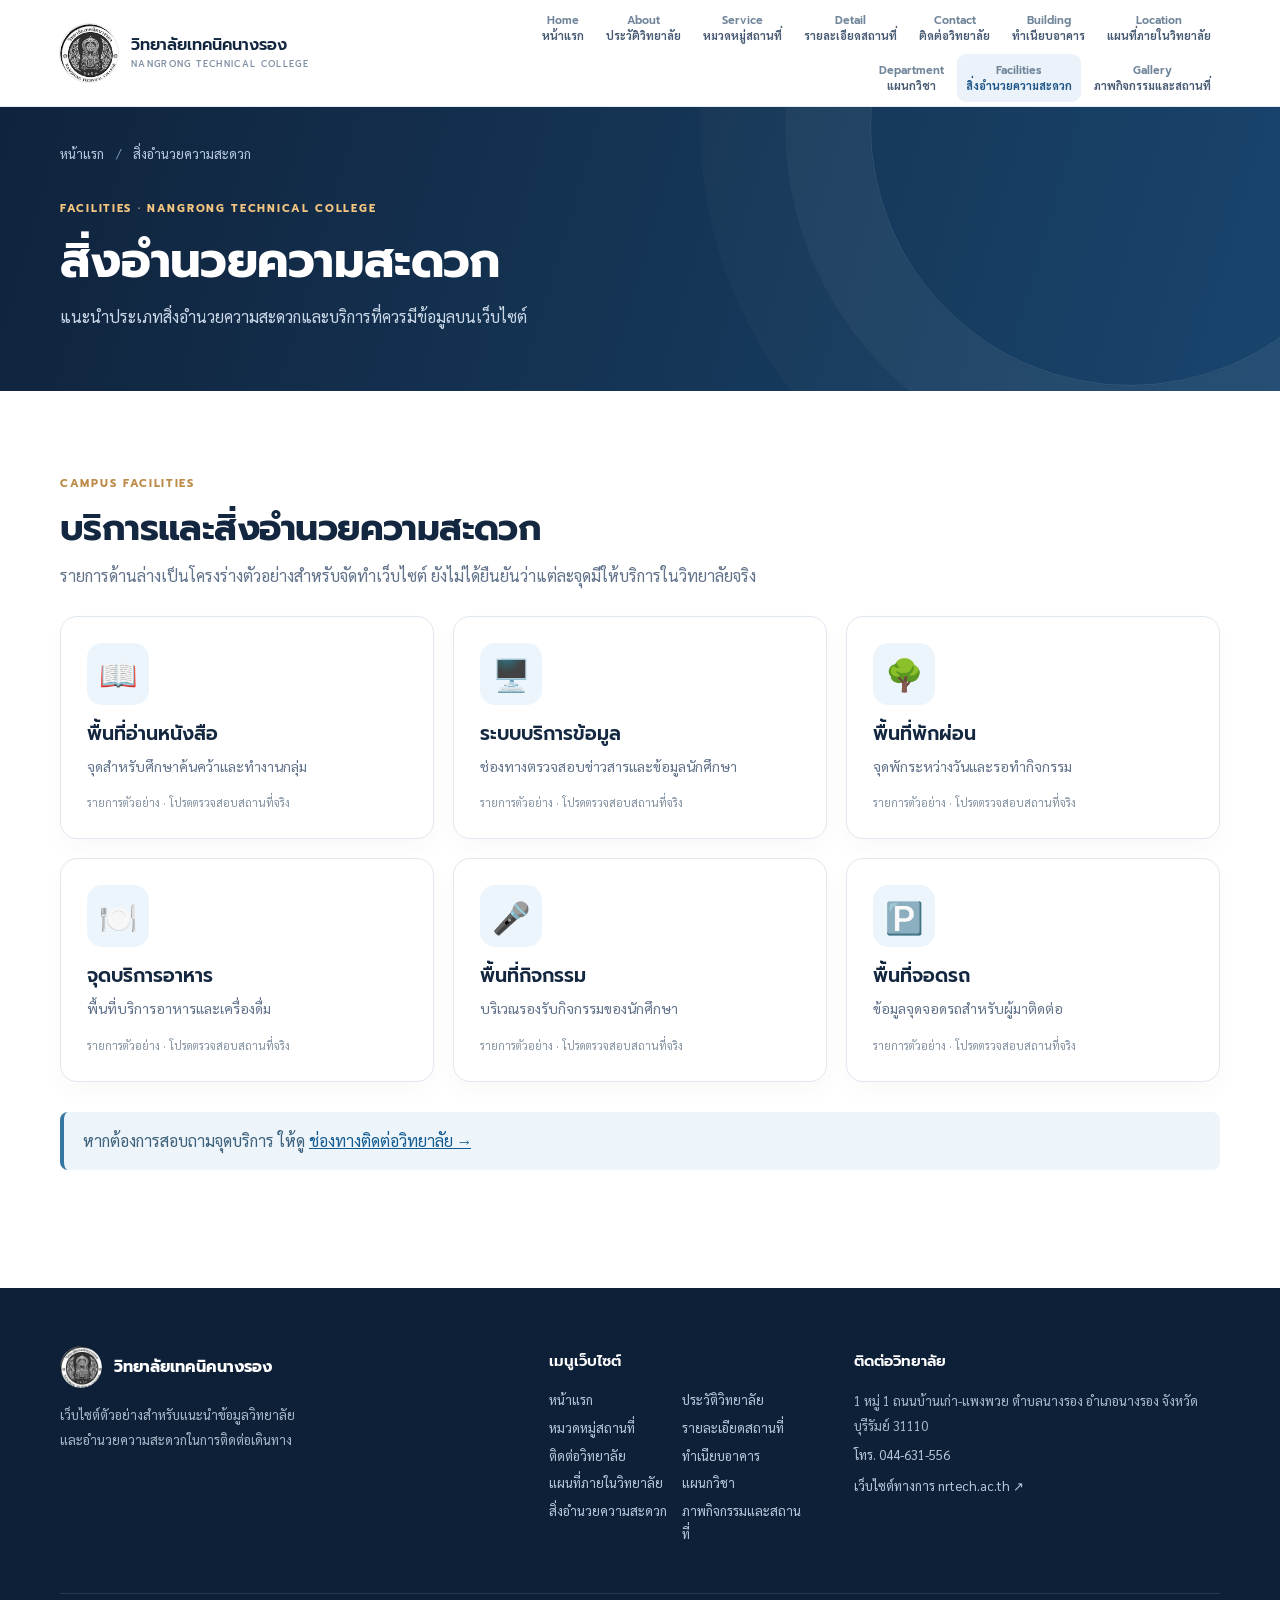
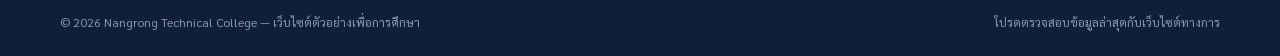
<file: facilities.html>
<!DOCTYPE html>
<html lang="th"><head>
<meta charset="utf-8"/><meta content="width=device-width,initial-scale=1" name="viewport"/>
<meta content="#101e36" name="theme-color"/><meta content="แนะนำประเภทสิ่งอำนวยความสะดวกและบริการที่ควรมีข้อมูลบนเว็บไซต์" name="description"/>
<title>สิ่งอำนวยความสะดวก | วิทยาลัยเทคนิคนางรอง</title>
<link href="favicon.svg" rel="icon" type="image/svg+xml"/>
<link href="https://fonts.googleapis.com" rel="preconnect"/><link crossorigin="" href="https://fonts.gstatic.com" rel="preconnect"/>
<link href="https://fonts.googleapis.com/css2?family=Prompt:wght@400;500;600;700;800&amp;family=Sarabun:wght@400;500;600;700&amp;display=swap" rel="stylesheet"/>
<link href="style.css" rel="stylesheet"/><script defer="" src="script.js"></script>
</head><body><a class="skip-link" href="#main-content">ข้ามไปยังเนื้อหาหลัก</a><header class="site-header"><div class="container header-inner">
<a aria-label="วิทยาลัยเทคนิคนางรอง กลับหน้าแรก" class="brand" href="index.html">
<span aria-hidden="true" class="brand-symbol brand-symbol-image"><img alt="" height="58" src="images/college-logo.png" width="58"/></span>
<span class="brand-name"><strong>วิทยาลัยเทคนิคนางรอง</strong><span>NANGRONG TECHNICAL COLLEGE</span></span></a>
<button aria-controls="main-nav" aria-expanded="false" aria-label="เปิดเมนู" class="menu-toggle" type="button"><svg aria-hidden="true" fill="none" height="24" stroke="currentColor" stroke-linecap="round" stroke-linejoin="round" stroke-width="1.8" viewbox="0 0 24 24" width="24"><path d="M4 7h16M4 12h16M4 17h16"></path></svg></button>
<nav aria-label="เมนูหลัก" class="main-nav" id="main-nav"><a data-page="home" href="index.html"><span class="nav-en">Home</span><span>หน้าแรก</span></a><a data-page="about" href="about.html"><span class="nav-en">About</span><span>ประวัติวิทยาลัย</span></a><a data-page="service" href="service.html"><span class="nav-en">Service</span><span>หมวดหมู่สถานที่</span></a><a data-page="detail" href="detail.html"><span class="nav-en">Detail</span><span>รายละเอียดสถานที่</span></a><a data-page="contact" href="contact.html"><span class="nav-en">Contact</span><span>ติดต่อวิทยาลัย</span></a><a data-page="building" href="building.html"><span class="nav-en">Building</span><span>ทำเนียบอาคาร</span></a><a data-page="location" href="location.html"><span class="nav-en">Location</span><span>แผนที่ภายในวิทยาลัย</span></a><a data-page="department" href="department.html"><span class="nav-en">Department</span><span>แผนกวิชา</span></a><a aria-current="page" data-page="facilities" href="facilities.html"><span class="nav-en">Facilities</span><span>สิ่งอำนวยความสะดวก</span></a><a data-page="gallery" href="gallery.html"><span class="nav-en">Gallery</span><span>ภาพกิจกรรมและสถานที่</span></a></nav>
</div></header><main id="main-content"><section class="subhero"><div class="container"><div class="crumb"><a href="index.html">หน้าแรก</a><span>/</span>สิ่งอำนวยความสะดวก</div><div class="subhero-line"><div><span class="section-kicker">FACILITIES · NANGRONG TECHNICAL COLLEGE</span><h1>สิ่งอำนวยความสะดวก</h1><p>แนะนำประเภทสิ่งอำนวยความสะดวกและบริการที่ควรมีข้อมูลบนเว็บไซต์</p></div></div></div></section><section class="container content-section"><div class="feature-intro"><span class="section-kicker">CAMPUS FACILITIES</span><h2>บริการและสิ่งอำนวยความสะดวก</h2><p>รายการด้านล่างเป็นโครงร่างตัวอย่างสำหรับจัดทำเว็บไซต์ ยังไม่ได้ยืนยันว่าแต่ละจุดมีให้บริการในวิทยาลัยจริง</p></div><div class="mini-grid"><article class="mini-card"><span aria-hidden="true" class="mini-icon">📖</span><h3>พื้นที่อ่านหนังสือ</h3><p>จุดสำหรับศึกษาค้นคว้าและทำงานกลุ่ม</p><span class="muted-note">รายการตัวอย่าง · โปรดตรวจสอบสถานที่จริง</span></article><article class="mini-card"><span aria-hidden="true" class="mini-icon">🖥️</span><h3>ระบบบริการข้อมูล</h3><p>ช่องทางตรวจสอบข่าวสารและข้อมูลนักศึกษา</p><span class="muted-note">รายการตัวอย่าง · โปรดตรวจสอบสถานที่จริง</span></article><article class="mini-card"><span aria-hidden="true" class="mini-icon">🌳</span><h3>พื้นที่พักผ่อน</h3><p>จุดพักระหว่างวันและรอทำกิจกรรม</p><span class="muted-note">รายการตัวอย่าง · โปรดตรวจสอบสถานที่จริง</span></article><article class="mini-card"><span aria-hidden="true" class="mini-icon">🍽️</span><h3>จุดบริการอาหาร</h3><p>พื้นที่บริการอาหารและเครื่องดื่ม</p><span class="muted-note">รายการตัวอย่าง · โปรดตรวจสอบสถานที่จริง</span></article><article class="mini-card"><span aria-hidden="true" class="mini-icon">🎤</span><h3>พื้นที่กิจกรรม</h3><p>บริเวณรองรับกิจกรรมของนักศึกษา</p><span class="muted-note">รายการตัวอย่าง · โปรดตรวจสอบสถานที่จริง</span></article><article class="mini-card"><span aria-hidden="true" class="mini-icon">🅿️</span><h3>พื้นที่จอดรถ</h3><p>ข้อมูลจุดจอดรถสำหรับผู้มาติดต่อ</p><span class="muted-note">รายการตัวอย่าง · โปรดตรวจสอบสถานที่จริง</span></article></div><div class="notice-inline">หากต้องการสอบถามจุดบริการ ให้ดู <a href="contact.html">ช่องทางติดต่อวิทยาลัย →</a></div></section></main><footer class="site-footer"><div class="container footer-grid">
<div><div class="footer-brand"><span class="footer-mark footer-mark-image"><img alt="" height="42" src="images/college-logo.png" width="42"/></span><strong>วิทยาลัยเทคนิคนางรอง</strong></div><p>เว็บไซต์ตัวอย่างสำหรับแนะนำข้อมูลวิทยาลัย<br/>และอำนวยความสะดวกในการติดต่อเดินทาง</p></div>
<div><strong class="footer-title">เมนูเว็บไซต์</strong><div class="footer-links"><a href="index.html">หน้าแรก</a><a href="about.html">ประวัติวิทยาลัย</a><a href="service.html">หมวดหมู่สถานที่</a><a href="detail.html">รายละเอียดสถานที่</a><a href="contact.html">ติดต่อวิทยาลัย</a><a href="building.html">ทำเนียบอาคาร</a><a href="location.html">แผนที่ภายในวิทยาลัย</a><a href="department.html">แผนกวิชา</a><a href="facilities.html">สิ่งอำนวยความสะดวก</a><a href="gallery.html">ภาพกิจกรรมและสถานที่</a></div></div>
<div><strong class="footer-title">ติดต่อวิทยาลัย</strong><p>1 หมู่ 1 ถนนบ้านเก่า-แพงพวย ตำบลนางรอง อำเภอนางรอง จังหวัดบุรีรัมย์ 31110</p><a href="tel:044631556">โทร. 044-631-556</a><br/><a href="https://nrtech.ac.th/" rel="noopener noreferrer" target="_blank">เว็บไซต์ทางการ nrtech.ac.th ↗</a></div>
</div><div class="container footer-bottom"><span>© <span id="year">2026</span> Nangrong Technical College — เว็บไซต์ตัวอย่างเพื่อการศึกษา</span><span>โปรดตรวจสอบข้อมูลล่าสุดกับเว็บไซต์ทางการ</span></div></footer></body></html>
</file>
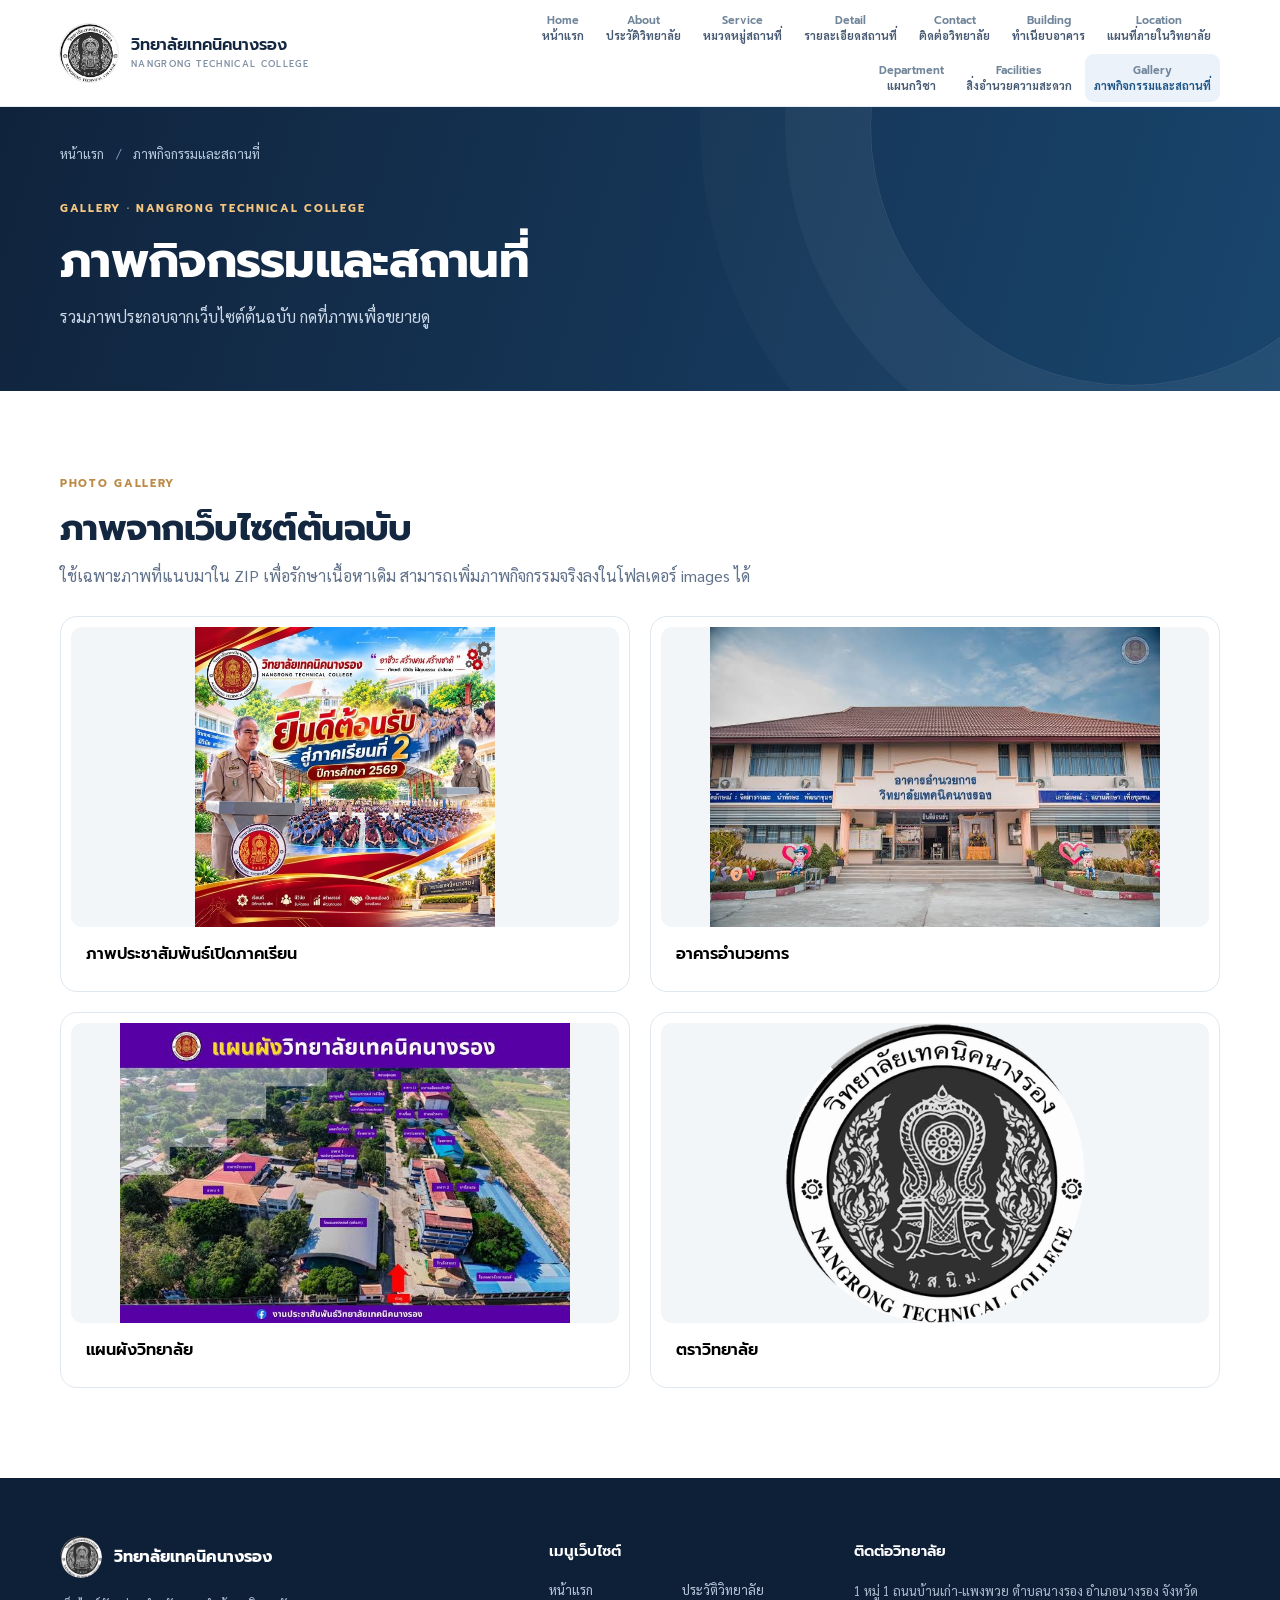
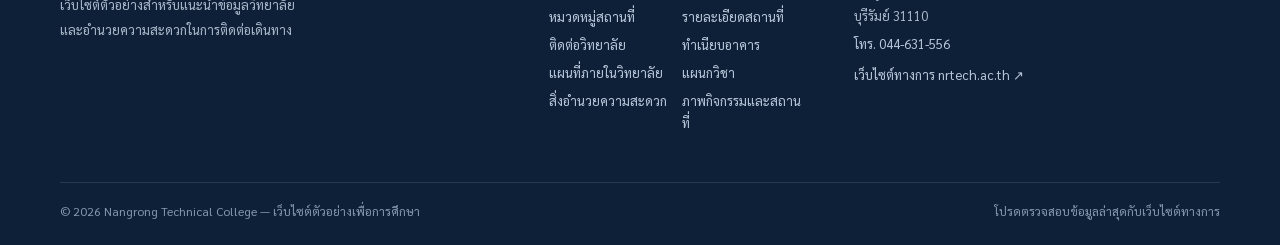
<file: gallery.html>
<!DOCTYPE html>
<html lang="th"><head>
<meta charset="utf-8"/><meta content="width=device-width,initial-scale=1" name="viewport"/>
<meta content="#101e36" name="theme-color"/><meta content="รวมภาพประกอบจากเว็บไซต์ต้นฉบับ กดที่ภาพเพื่อขยายดู" name="description"/>
<title>ภาพกิจกรรมและสถานที่ | วิทยาลัยเทคนิคนางรอง</title>
<link href="favicon.svg" rel="icon" type="image/svg+xml"/>
<link href="https://fonts.googleapis.com" rel="preconnect"/><link crossorigin="" href="https://fonts.gstatic.com" rel="preconnect"/>
<link href="https://fonts.googleapis.com/css2?family=Prompt:wght@400;500;600;700;800&amp;family=Sarabun:wght@400;500;600;700&amp;display=swap" rel="stylesheet"/>
<link href="style.css" rel="stylesheet"/><script defer="" src="script.js"></script>
</head><body><a class="skip-link" href="#main-content">ข้ามไปยังเนื้อหาหลัก</a><header class="site-header"><div class="container header-inner">
<a aria-label="วิทยาลัยเทคนิคนางรอง กลับหน้าแรก" class="brand" href="index.html">
<span aria-hidden="true" class="brand-symbol brand-symbol-image"><img alt="" height="58" src="images/college-logo.png" width="58"/></span>
<span class="brand-name"><strong>วิทยาลัยเทคนิคนางรอง</strong><span>NANGRONG TECHNICAL COLLEGE</span></span></a>
<button aria-controls="main-nav" aria-expanded="false" aria-label="เปิดเมนู" class="menu-toggle" type="button"><svg aria-hidden="true" fill="none" height="24" stroke="currentColor" stroke-linecap="round" stroke-linejoin="round" stroke-width="1.8" viewbox="0 0 24 24" width="24"><path d="M4 7h16M4 12h16M4 17h16"></path></svg></button>
<nav aria-label="เมนูหลัก" class="main-nav" id="main-nav"><a data-page="home" href="index.html"><span class="nav-en">Home</span><span>หน้าแรก</span></a><a data-page="about" href="about.html"><span class="nav-en">About</span><span>ประวัติวิทยาลัย</span></a><a data-page="service" href="service.html"><span class="nav-en">Service</span><span>หมวดหมู่สถานที่</span></a><a data-page="detail" href="detail.html"><span class="nav-en">Detail</span><span>รายละเอียดสถานที่</span></a><a data-page="contact" href="contact.html"><span class="nav-en">Contact</span><span>ติดต่อวิทยาลัย</span></a><a data-page="building" href="building.html"><span class="nav-en">Building</span><span>ทำเนียบอาคาร</span></a><a data-page="location" href="location.html"><span class="nav-en">Location</span><span>แผนที่ภายในวิทยาลัย</span></a><a data-page="department" href="department.html"><span class="nav-en">Department</span><span>แผนกวิชา</span></a><a data-page="facilities" href="facilities.html"><span class="nav-en">Facilities</span><span>สิ่งอำนวยความสะดวก</span></a><a aria-current="page" data-page="gallery" href="gallery.html"><span class="nav-en">Gallery</span><span>ภาพกิจกรรมและสถานที่</span></a></nav>
</div></header><main id="main-content"><section class="subhero"><div class="container"><div class="crumb"><a href="index.html">หน้าแรก</a><span>/</span>ภาพกิจกรรมและสถานที่</div><div class="subhero-line"><div><span class="section-kicker">GALLERY · NANGRONG TECHNICAL COLLEGE</span><h1>ภาพกิจกรรมและสถานที่</h1><p>รวมภาพประกอบจากเว็บไซต์ต้นฉบับ กดที่ภาพเพื่อขยายดู</p></div></div></div></section><section class="container content-section"><div class="feature-intro"><span class="section-kicker">PHOTO GALLERY</span><h2>ภาพจากเว็บไซต์ต้นฉบับ</h2><p>ใช้เฉพาะภาพที่แนบมาใน ZIP เพื่อรักษาเนื้อหาเดิม สามารถเพิ่มภาพกิจกรรมจริงลงในโฟลเดอร์ images ได้</p></div><div class="gallery-grid"><button class="gallery-item" data-caption="ภาพประชาสัมพันธ์เปิดภาคเรียน" data-full="images/welcome-term2-2569.png" type="button"><img alt="ภาพประชาสัมพันธ์เปิดภาคเรียน" loading="lazy" src="images/welcome-term2-2569.png"/><span>ภาพประชาสัมพันธ์เปิดภาคเรียน</span></button><button class="gallery-item" data-caption="อาคารอำนวยการ" data-full="images/administration-building.png" type="button"><img alt="อาคารอำนวยการ" loading="lazy" src="images/administration-building.png"/><span>อาคารอำนวยการ</span></button><button class="gallery-item" data-caption="แผนผังวิทยาลัย" data-full="images/campus-plan.png" type="button"><img alt="แผนผังวิทยาลัย" loading="lazy" src="images/campus-plan.png"/><span>แผนผังวิทยาลัย</span></button><button class="gallery-item" data-caption="ตราวิทยาลัย" data-full="images/college-logo.png" type="button"><img alt="ตราวิทยาลัย" loading="lazy" src="images/college-logo.png"/><span>ตราวิทยาลัย</span></button></div></section><dialog aria-label="ดูรูปภาพขนาดใหญ่" class="gallery-dialog" id="gallery-dialog"><button aria-label="ปิดรูปภาพ" class="close-dialog" type="button">✕</button><img alt=""/><p></p></dialog></main><footer class="site-footer"><div class="container footer-grid">
<div><div class="footer-brand"><span class="footer-mark footer-mark-image"><img alt="" height="42" src="images/college-logo.png" width="42"/></span><strong>วิทยาลัยเทคนิคนางรอง</strong></div><p>เว็บไซต์ตัวอย่างสำหรับแนะนำข้อมูลวิทยาลัย<br/>และอำนวยความสะดวกในการติดต่อเดินทาง</p></div>
<div><strong class="footer-title">เมนูเว็บไซต์</strong><div class="footer-links"><a href="index.html">หน้าแรก</a><a href="about.html">ประวัติวิทยาลัย</a><a href="service.html">หมวดหมู่สถานที่</a><a href="detail.html">รายละเอียดสถานที่</a><a href="contact.html">ติดต่อวิทยาลัย</a><a href="building.html">ทำเนียบอาคาร</a><a href="location.html">แผนที่ภายในวิทยาลัย</a><a href="department.html">แผนกวิชา</a><a href="facilities.html">สิ่งอำนวยความสะดวก</a><a href="gallery.html">ภาพกิจกรรมและสถานที่</a></div></div>
<div><strong class="footer-title">ติดต่อวิทยาลัย</strong><p>1 หมู่ 1 ถนนบ้านเก่า-แพงพวย ตำบลนางรอง อำเภอนางรอง จังหวัดบุรีรัมย์ 31110</p><a href="tel:044631556">โทร. 044-631-556</a><br/><a href="https://nrtech.ac.th/" rel="noopener noreferrer" target="_blank">เว็บไซต์ทางการ nrtech.ac.th ↗</a></div>
</div><div class="container footer-bottom"><span>© <span id="year">2026</span> Nangrong Technical College — เว็บไซต์ตัวอย่างเพื่อการศึกษา</span><span>โปรดตรวจสอบข้อมูลล่าสุดกับเว็บไซต์ทางการ</span></div></footer></body></html>
</file>
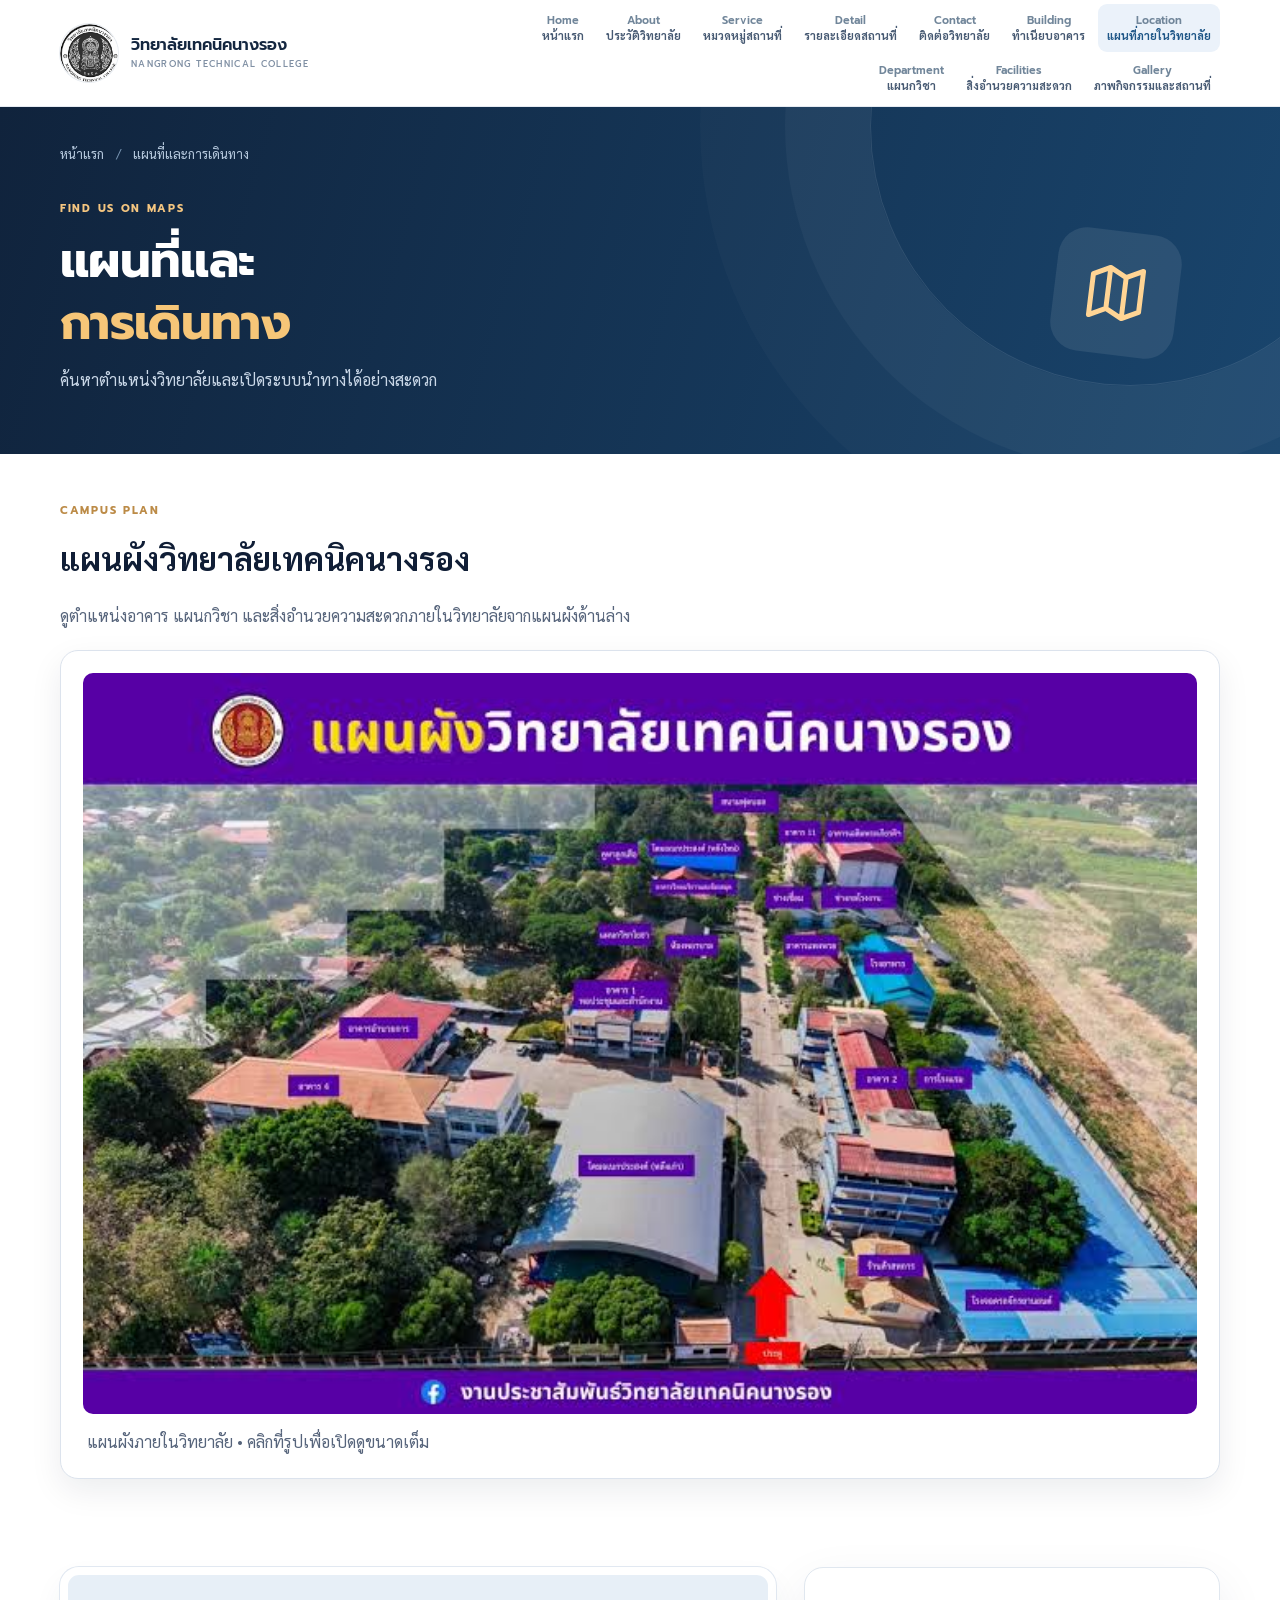
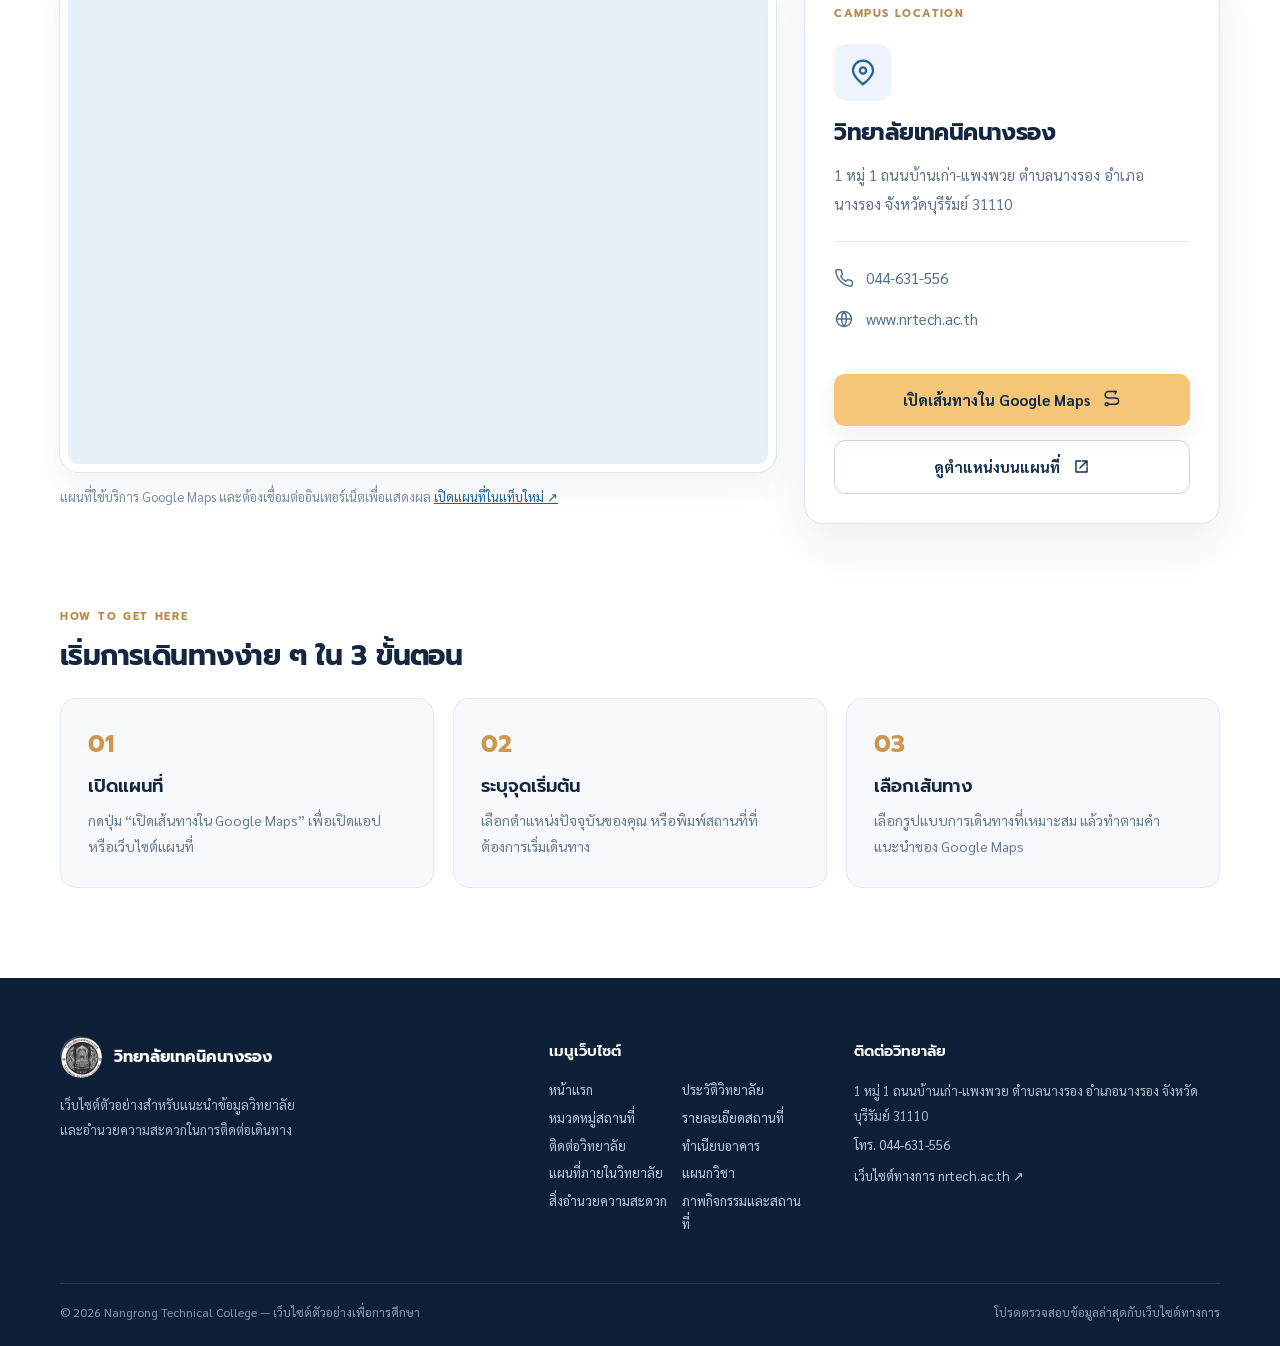
<file: location.html>
<!DOCTYPE html>

<html lang="th"><head>
<meta charset="utf-8"/><meta content="width=device-width,initial-scale=1" name="viewport"/>
<meta content="#101e36" name="theme-color"/><meta content="แผนที่ที่ตั้งวิทยาลัยเทคนิคนางรอง พร้อมปุ่ม Google Maps สำหรับนำทาง" name="description"/>
<title>แผนที่ภายในวิทยาลัย | วิทยาลัยเทคนิคนางรอง</title>
<link href="favicon.svg" rel="icon" type="image/svg+xml"/>
<link href="https://fonts.googleapis.com" rel="preconnect"/><link crossorigin="" href="https://fonts.gstatic.com" rel="preconnect"/>
<link href="https://fonts.googleapis.com/css2?family=Prompt:wght@400;500;600;700;800&amp;family=Sarabun:wght@400;500;600;700&amp;display=swap" rel="stylesheet"/>
<link href="style.css" rel="stylesheet"/><script defer="" src="script.js"></script>
</head><body><a class="skip-link" href="#main-content">ข้ามไปยังเนื้อหาหลัก</a><header class="site-header"><div class="container header-inner">
<a aria-label="วิทยาลัยเทคนิคนางรอง กลับหน้าแรก" class="brand" href="index.html">
<span aria-hidden="true" class="brand-symbol brand-symbol-image"><img alt="" height="58" src="images/college-logo.png" width="58"/></span>
<span class="brand-name"><strong>วิทยาลัยเทคนิคนางรอง</strong><span>NANGRONG TECHNICAL COLLEGE</span></span></a>
<button aria-controls="main-nav" aria-expanded="false" aria-label="เปิดเมนู" class="menu-toggle" type="button"><svg aria-hidden="true" fill="none" height="24" stroke="currentColor" stroke-linecap="round" stroke-linejoin="round" stroke-width="1.8" viewbox="0 0 24 24" width="24"><path d="M4 7h16M4 12h16M4 17h16"></path></svg></button>
<nav aria-label="เมนูหลัก" class="main-nav" id="main-nav"><a data-page="home" href="index.html"><span class="nav-en">Home</span><span>หน้าแรก</span></a><a data-page="about" href="about.html"><span class="nav-en">About</span><span>ประวัติวิทยาลัย</span></a><a data-page="service" href="service.html"><span class="nav-en">Service</span><span>หมวดหมู่สถานที่</span></a><a data-page="detail" href="detail.html"><span class="nav-en">Detail</span><span>รายละเอียดสถานที่</span></a><a data-page="contact" href="contact.html"><span class="nav-en">Contact</span><span>ติดต่อวิทยาลัย</span></a><a data-page="building" href="building.html"><span class="nav-en">Building</span><span>ทำเนียบอาคาร</span></a><a aria-current="page" data-page="location" href="location.html"><span class="nav-en">Location</span><span>แผนที่ภายในวิทยาลัย</span></a><a data-page="department" href="department.html"><span class="nav-en">Department</span><span>แผนกวิชา</span></a><a data-page="facilities" href="facilities.html"><span class="nav-en">Facilities</span><span>สิ่งอำนวยความสะดวก</span></a><a data-page="gallery" href="gallery.html"><span class="nav-en">Gallery</span><span>ภาพกิจกรรมและสถานที่</span></a></nav>
</div></header>
<main id="main-content"><section class="subhero"><div class="container"><div class="crumb"><a href="index.html">หน้าแรก</a><span>/</span>แผนที่และการเดินทาง</div><div class="subhero-line"><div><span class="section-kicker">FIND US ON MAPS</span><h1>แผนที่และ<span>การเดินทาง</span></h1><p>ค้นหาตำแหน่งวิทยาลัยและเปิดระบบนำทางได้อย่างสะดวก</p></div><div class="subhero-icon"><svg aria-hidden="true" fill="none" height="66" stroke="currentColor" stroke-linecap="round" stroke-linejoin="round" stroke-width="1.8" viewbox="0 0 24 24" width="66"><path d="m3 6 6-3 6 3 6-3v15l-6 3-6-3-6 3zM9 3v15M15 6v15"></path></svg></div></div></div></section>
<section aria-labelledby="campus-plan-heading" class="container" style="padding-top:40px;padding-bottom:12px"><div style="margin-bottom:20px"><span class="section-kicker">CAMPUS PLAN</span><h2 id="campus-plan-heading" style="font-size:clamp(1.4rem,3vw,2rem);color:#101e36;margin:8px 0">แผนผังวิทยาลัยเทคนิคนางรอง</h2><p style="color:#56647b">ดูตำแหน่งอาคาร แผนกวิชา และสิ่งอำนวยความสะดวกภายในวิทยาลัยจากแผนผังด้านล่าง</p></div><figure style="margin:0;background:white;padding:clamp(10px,2vw,22px);border:1px solid #dce3ed;border-radius:18px;box-shadow:0 12px 32px rgba(16,30,54,.08)"><a aria-label="เปิดแผนผังวิทยาลัยขนาดเต็ม" href="images/campus-plan.png" rel="noopener" target="_blank"><img alt="แผนผังวิทยาลัยเทคนิคนางรอง มุมสูงพร้อมป้ายบอกอาคารและทางเข้าวิทยาลัย" height="452" loading="lazy" src="images/campus-plan.png" style="display:block;width:100%;height:auto;border-radius:10px" width="679"/></a><figcaption style="color:#56647b;padding:14px 4px 0">แผนผังภายในวิทยาลัย • คลิกที่รูปเพื่อเปิดดูขนาดเต็ม</figcaption></figure></section><section class="container content-section"><div class="map-layout"><div class="map-main"><div class="map-frame"><iframe allowfullscreen="" loading="lazy" referrerpolicy="no-referrer-when-downgrade" src="https://www.google.com/maps?q=%E0%B8%A7%E0%B8%B4%E0%B8%97%E0%B8%A2%E0%B8%B2%E0%B8%A5%E0%B8%B1%E0%B8%A2%E0%B9%80%E0%B8%97%E0%B8%84%E0%B8%99%E0%B8%B4%E0%B8%84%E0%B8%99%E0%B8%B2%E0%B8%87%E0%B8%A3%E0%B8%AD%E0%B8%87%201%20%E0%B8%AB%E0%B8%A1%E0%B8%B9%E0%B9%88%201%20%E0%B8%96%E0%B8%99%E0%B8%99%E0%B8%9A%E0%B9%89%E0%B8%B2%E0%B8%99%E0%B9%80%E0%B8%81%E0%B9%88%E0%B8%B2-%E0%B9%81%E0%B8%9E%E0%B8%87%E0%B8%9E%E0%B8%A7%E0%B8%A2%20%E0%B8%99%E0%B8%B2%E0%B8%87%E0%B8%A3%E0%B8%AD%E0%B8%87%20%E0%B8%9A%E0%B8%B8%E0%B8%A3%E0%B8%B5%E0%B8%A3%E0%B8%B1%E0%B8%A1%E0%B8%A2%E0%B9%8C&amp;output=embed" title="แผนที่ที่ตั้งวิทยาลัยเทคนิคนางรอง"></iframe></div><p class="map-caption">แผนที่ใช้บริการ Google Maps และต้องเชื่อมต่ออินเทอร์เน็ตเพื่อแสดงผล <a href="https://www.google.com/maps/search/?api=1&amp;query=%E0%B8%A7%E0%B8%B4%E0%B8%97%E0%B8%A2%E0%B8%B2%E0%B8%A5%E0%B8%B1%E0%B8%A2%E0%B9%80%E0%B8%97%E0%B8%84%E0%B8%99%E0%B8%B4%E0%B8%84%E0%B8%99%E0%B8%B2%E0%B8%87%E0%B8%A3%E0%B8%AD%E0%B8%87%201%20%E0%B8%AB%E0%B8%A1%E0%B8%B9%E0%B9%88%201%20%E0%B8%96%E0%B8%99%E0%B8%99%E0%B8%9A%E0%B9%89%E0%B8%B2%E0%B8%99%E0%B9%80%E0%B8%81%E0%B9%88%E0%B8%B2-%E0%B9%81%E0%B8%9E%E0%B8%87%E0%B8%9E%E0%B8%A7%E0%B8%A2%20%E0%B8%99%E0%B8%B2%E0%B8%87%E0%B8%A3%E0%B8%AD%E0%B8%87%20%E0%B8%9A%E0%B8%B8%E0%B8%A3%E0%B8%B5%E0%B8%A3%E0%B8%B1%E0%B8%A1%E0%B8%A2%E0%B9%8C" rel="noopener noreferrer" target="_blank">เปิดแผนที่ในแท็บใหม่ ↗</a></p></div>
<aside class="location-card"><span class="location-eyebrow">CAMPUS LOCATION</span><div class="location-title-icon"><svg aria-hidden="true" fill="none" height="30" stroke="currentColor" stroke-linecap="round" stroke-linejoin="round" stroke-width="1.8" viewbox="0 0 24 24" width="30"><path d="M20 10c0 5-8 11-8 11S4 15 4 10a8 8 0 1 1 16 0Z"></path><circle cx="12" cy="10" r="2.5"></circle></svg></div><h2>วิทยาลัยเทคนิคนางรอง</h2><p class="location-address">1 หมู่ 1 ถนนบ้านเก่า-แพงพวย ตำบลนางรอง อำเภอนางรอง จังหวัดบุรีรัมย์ 31110</p><hr/><div class="location-detail"><svg aria-hidden="true" fill="none" height="20" stroke="currentColor" stroke-linecap="round" stroke-linejoin="round" stroke-width="1.8" viewbox="0 0 24 24" width="20"><path d="M22 16.8v3a2 2 0 0 1-2.2 2 19.8 19.8 0 0 1-8.6-3.1 19.6 19.6 0 0 1-6-6 19.8 19.8 0 0 1-3.1-8.7A2 2 0 0 1 4.1 2h3a2 2 0 0 1 2 1.7c.13.97.37 1.93.7 2.84a2 2 0 0 1-.45 2.1L8.1 9.9a16 16 0 0 0 6 6l1.26-1.25a2 2 0 0 1 2.1-.44c.91.32 1.87.56 2.84.7A2 2 0 0 1 22 16.8Z"></path></svg> <a href="tel:044631556">044-631-556</a></div><div class="location-detail"><svg aria-hidden="true" fill="none" height="20" stroke="currentColor" stroke-linecap="round" stroke-linejoin="round" stroke-width="1.8" viewbox="0 0 24 24" width="20"><circle cx="12" cy="12" r="9"></circle><path d="M3 12h18M12 3a15 15 0 0 1 0 18M12 3a15 15 0 0 0 0 18"></path></svg> <a href="https://nrtech.ac.th/" rel="noopener noreferrer" target="_blank">www.nrtech.ac.th</a></div><a class="btn btn-gold btn-block" href="https://www.google.com/maps/dir/?api=1&amp;destination=%E0%B8%A7%E0%B8%B4%E0%B8%97%E0%B8%A2%E0%B8%B2%E0%B8%A5%E0%B8%B1%E0%B8%A2%E0%B9%80%E0%B8%97%E0%B8%84%E0%B8%99%E0%B8%B4%E0%B8%84%E0%B8%99%E0%B8%B2%E0%B8%87%E0%B8%A3%E0%B8%AD%E0%B8%87%201%20%E0%B8%AB%E0%B8%A1%E0%B8%B9%E0%B9%88%201%20%E0%B8%96%E0%B8%99%E0%B8%99%E0%B8%9A%E0%B9%89%E0%B8%B2%E0%B8%99%E0%B9%80%E0%B8%81%E0%B9%88%E0%B8%B2-%E0%B9%81%E0%B8%9E%E0%B8%87%E0%B8%9E%E0%B8%A7%E0%B8%A2%20%E0%B8%99%E0%B8%B2%E0%B8%87%E0%B8%A3%E0%B8%AD%E0%B8%87%20%E0%B8%9A%E0%B8%B8%E0%B8%A3%E0%B8%B5%E0%B8%A3%E0%B8%B1%E0%B8%A1%E0%B8%A2%E0%B9%8C&amp;travelmode=driving" rel="noopener noreferrer" target="_blank"><span>เปิดเส้นทางใน Google Maps</span><svg aria-hidden="true" fill="none" height="19" stroke="currentColor" stroke-linecap="round" stroke-linejoin="round" stroke-width="1.8" viewbox="0 0 24 24" width="19"><circle cx="6" cy="18" r="2"></circle><path d="M8 18h9a4 4 0 0 0 0-8h-9a4 4 0 0 1 0-8h9"></path><path d="m15 2 3 0-1.5 3"></path></svg></a><a class="btn btn-outline btn-block" href="https://www.google.com/maps/search/?api=1&amp;query=%E0%B8%A7%E0%B8%B4%E0%B8%97%E0%B8%A2%E0%B8%B2%E0%B8%A5%E0%B8%B1%E0%B8%A2%E0%B9%80%E0%B8%97%E0%B8%84%E0%B8%99%E0%B8%B4%E0%B8%84%E0%B8%99%E0%B8%B2%E0%B8%87%E0%B8%A3%E0%B8%AD%E0%B8%87%201%20%E0%B8%AB%E0%B8%A1%E0%B8%B9%E0%B9%88%201%20%E0%B8%96%E0%B8%99%E0%B8%99%E0%B8%9A%E0%B9%89%E0%B8%B2%E0%B8%99%E0%B9%80%E0%B8%81%E0%B9%88%E0%B8%B2-%E0%B9%81%E0%B8%9E%E0%B8%87%E0%B8%9E%E0%B8%A7%E0%B8%A2%20%E0%B8%99%E0%B8%B2%E0%B8%87%E0%B8%A3%E0%B8%AD%E0%B8%87%20%E0%B8%9A%E0%B8%B8%E0%B8%A3%E0%B8%B5%E0%B8%A3%E0%B8%B1%E0%B8%A1%E0%B8%A2%E0%B9%8C" rel="noopener noreferrer" target="_blank"><span>ดูตำแหน่งบนแผนที่</span><svg aria-hidden="true" fill="none" height="19" stroke="currentColor" stroke-linecap="round" stroke-linejoin="round" stroke-width="1.8" viewbox="0 0 24 24" width="19"><path d="M13 5h6v6M19 5l-9 9M19 13v6H5V5h6"></path></svg></a></aside></div>
<div class="steps-header"><div><span class="section-kicker">HOW TO GET HERE</span><h2>เริ่มการเดินทางง่าย ๆ ใน 3 ขั้นตอน</h2></div></div><div class="steps-grid"><div class="step-card"><span>01</span><h3>เปิดแผนที่</h3><p>กดปุ่ม “เปิดเส้นทางใน Google Maps” เพื่อเปิดแอปหรือเว็บไซต์แผนที่</p></div><div class="step-card"><span>02</span><h3>ระบุจุดเริ่มต้น</h3><p>เลือกตำแหน่งปัจจุบันของคุณ หรือพิมพ์สถานที่ที่ต้องการเริ่มเดินทาง</p></div><div class="step-card"><span>03</span><h3>เลือกเส้นทาง</h3><p>เลือกรูปแบบการเดินทางที่เหมาะสม แล้วทำตามคำแนะนำของ Google Maps</p></div></div></section></main><footer class="site-footer"><div class="container footer-grid">
<div><div class="footer-brand"><span class="footer-mark footer-mark-image"><img alt="" height="42" src="images/college-logo.png" width="42"/></span><strong>วิทยาลัยเทคนิคนางรอง</strong></div><p>เว็บไซต์ตัวอย่างสำหรับแนะนำข้อมูลวิทยาลัย<br/>และอำนวยความสะดวกในการติดต่อเดินทาง</p></div>
<div><strong class="footer-title">เมนูเว็บไซต์</strong><div class="footer-links"><a href="index.html">หน้าแรก</a><a href="about.html">ประวัติวิทยาลัย</a><a href="service.html">หมวดหมู่สถานที่</a><a href="detail.html">รายละเอียดสถานที่</a><a href="contact.html">ติดต่อวิทยาลัย</a><a href="building.html">ทำเนียบอาคาร</a><a href="location.html">แผนที่ภายในวิทยาลัย</a><a href="department.html">แผนกวิชา</a><a href="facilities.html">สิ่งอำนวยความสะดวก</a><a href="gallery.html">ภาพกิจกรรมและสถานที่</a></div></div>
<div><strong class="footer-title">ติดต่อวิทยาลัย</strong><p>1 หมู่ 1 ถนนบ้านเก่า-แพงพวย ตำบลนางรอง อำเภอนางรอง จังหวัดบุรีรัมย์ 31110</p><a href="tel:044631556">โทร. 044-631-556</a><br/><a href="https://nrtech.ac.th/" rel="noopener noreferrer" target="_blank">เว็บไซต์ทางการ nrtech.ac.th ↗</a></div>
</div><div class="container footer-bottom"><span>© <span id="year">2026</span> Nangrong Technical College — เว็บไซต์ตัวอย่างเพื่อการศึกษา</span><span>โปรดตรวจสอบข้อมูลล่าสุดกับเว็บไซต์ทางการ</span></div></footer></body></html>
</file>
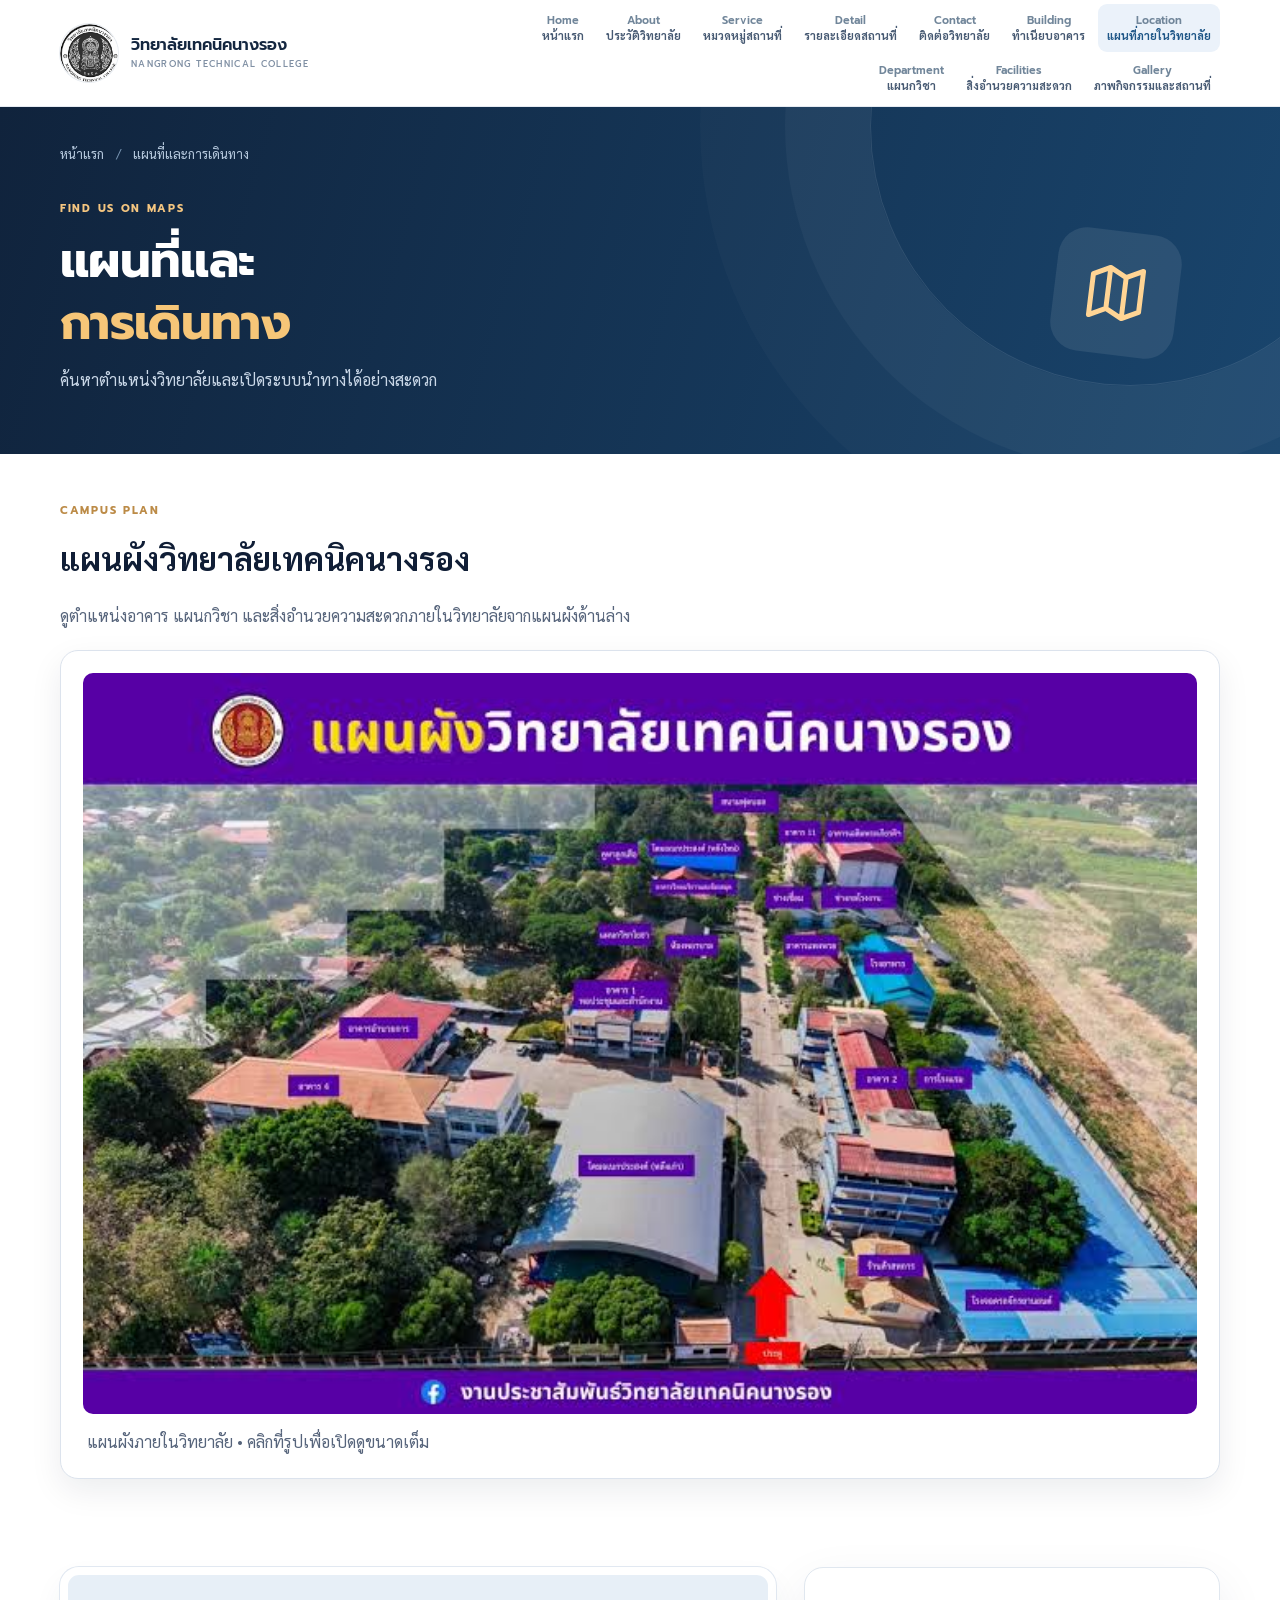
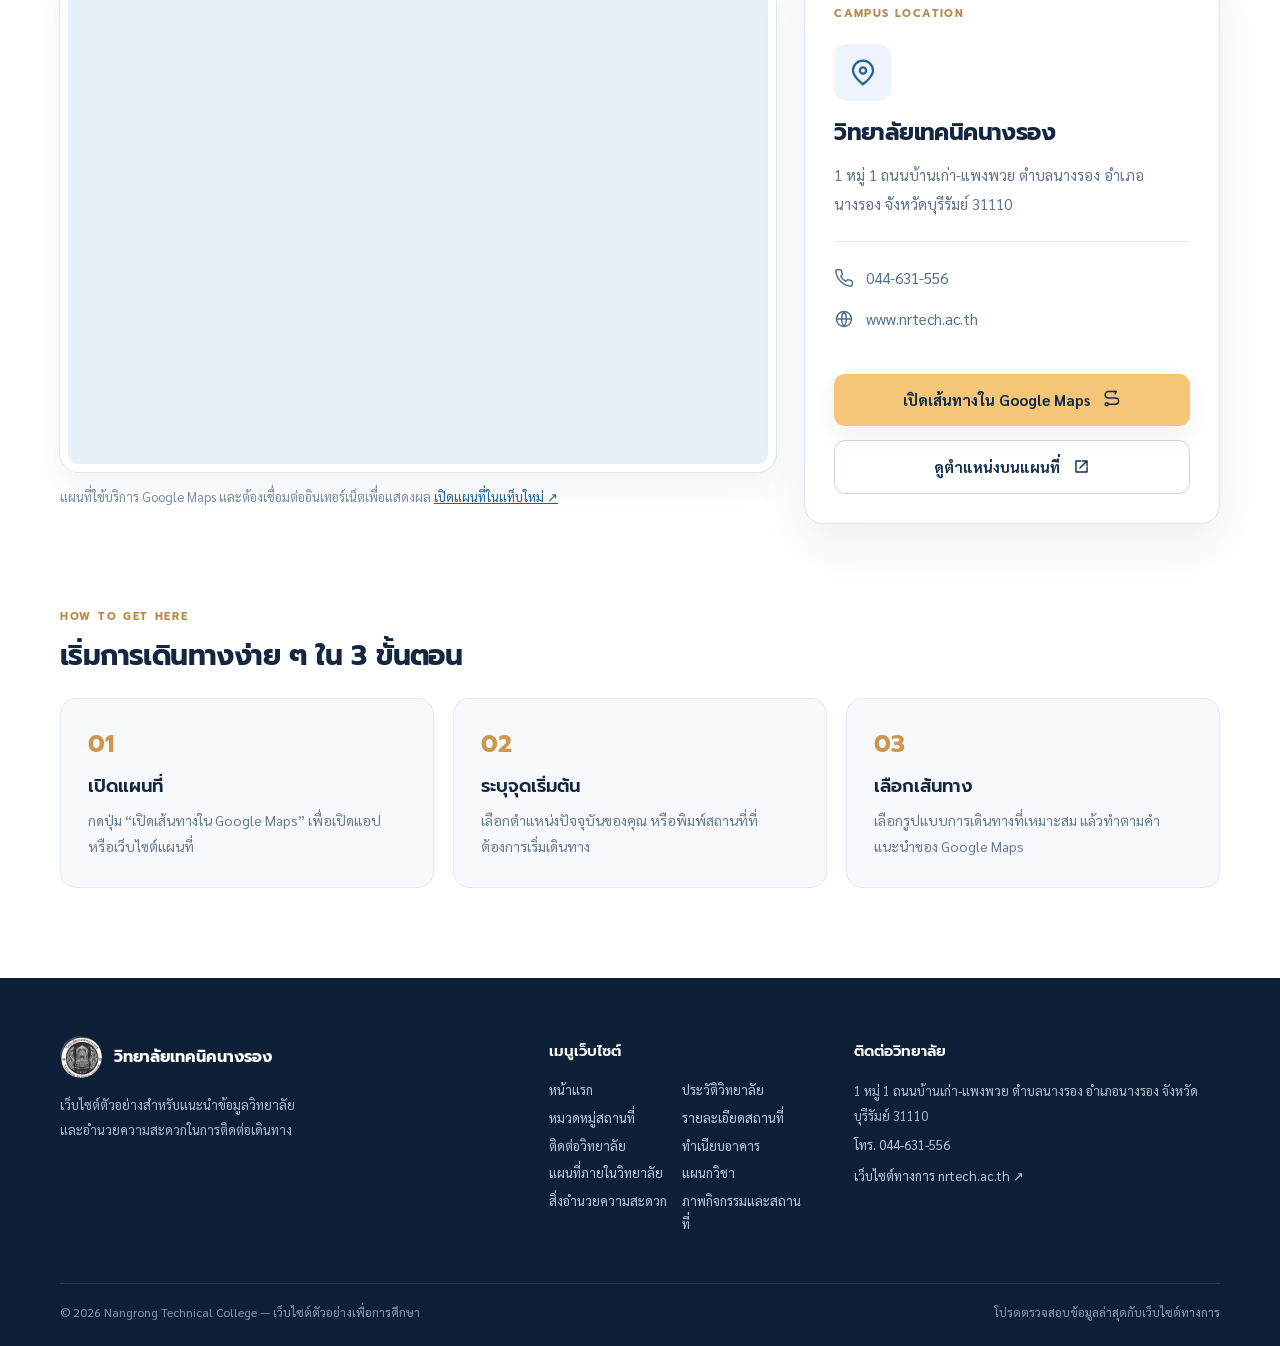
<file: map.html>
<!DOCTYPE html>

<html lang="th"><head>
<meta charset="utf-8"/><meta content="width=device-width,initial-scale=1" name="viewport"/>
<meta content="#101e36" name="theme-color"/><meta content="แผนที่ที่ตั้งวิทยาลัยเทคนิคนางรอง พร้อมปุ่ม Google Maps สำหรับนำทาง" name="description"/>
<title>แผนที่และการเดินทาง | วิทยาลัยเทคนิคนางรอง</title>
<link href="favicon.svg" rel="icon" type="image/svg+xml"/>
<link href="https://fonts.googleapis.com" rel="preconnect"/><link crossorigin="" href="https://fonts.gstatic.com" rel="preconnect"/>
<link href="https://fonts.googleapis.com/css2?family=Prompt:wght@400;500;600;700;800&amp;family=Sarabun:wght@400;500;600;700&amp;display=swap" rel="stylesheet"/>
<link href="style.css" rel="stylesheet"/><script defer="" src="script.js"></script>
</head><body><a class="skip-link" href="#main-content">ข้ามไปยังเนื้อหาหลัก</a><header class="site-header"><div class="container header-inner">
<a aria-label="วิทยาลัยเทคนิคนางรอง กลับหน้าแรก" class="brand" href="index.html">
<span aria-hidden="true" class="brand-symbol brand-symbol-image"><img alt="" height="58" src="images/college-logo.png" width="58"/></span>
<span class="brand-name"><strong>วิทยาลัยเทคนิคนางรอง</strong><span>NANGRONG TECHNICAL COLLEGE</span></span></a>
<button aria-controls="main-nav" aria-expanded="false" aria-label="เปิดเมนู" class="menu-toggle" type="button"><svg aria-hidden="true" fill="none" height="24" stroke="currentColor" stroke-linecap="round" stroke-linejoin="round" stroke-width="1.8" viewbox="0 0 24 24" width="24"><path d="M4 7h16M4 12h16M4 17h16"></path></svg></button>
<nav aria-label="เมนูหลัก" class="main-nav" id="main-nav"><a data-page="home" href="index.html"><span class="nav-en">Home</span><span>หน้าแรก</span></a><a data-page="about" href="about.html"><span class="nav-en">About</span><span>ประวัติวิทยาลัย</span></a><a data-page="service" href="service.html"><span class="nav-en">Service</span><span>หมวดหมู่สถานที่</span></a><a data-page="detail" href="detail.html"><span class="nav-en">Detail</span><span>รายละเอียดสถานที่</span></a><a data-page="contact" href="contact.html"><span class="nav-en">Contact</span><span>ติดต่อวิทยาลัย</span></a><a data-page="building" href="building.html"><span class="nav-en">Building</span><span>ทำเนียบอาคาร</span></a><a aria-current="page" data-page="location" href="location.html"><span class="nav-en">Location</span><span>แผนที่ภายในวิทยาลัย</span></a><a data-page="department" href="department.html"><span class="nav-en">Department</span><span>แผนกวิชา</span></a><a data-page="facilities" href="facilities.html"><span class="nav-en">Facilities</span><span>สิ่งอำนวยความสะดวก</span></a><a data-page="gallery" href="gallery.html"><span class="nav-en">Gallery</span><span>ภาพกิจกรรมและสถานที่</span></a></nav>
</div></header>
<main id="main-content"><section class="subhero"><div class="container"><div class="crumb"><a href="index.html">หน้าแรก</a><span>/</span>แผนที่และการเดินทาง</div><div class="subhero-line"><div><span class="section-kicker">FIND US ON MAPS</span><h1>แผนที่และ<span>การเดินทาง</span></h1><p>ค้นหาตำแหน่งวิทยาลัยและเปิดระบบนำทางได้อย่างสะดวก</p></div><div class="subhero-icon"><svg aria-hidden="true" fill="none" height="66" stroke="currentColor" stroke-linecap="round" stroke-linejoin="round" stroke-width="1.8" viewbox="0 0 24 24" width="66"><path d="m3 6 6-3 6 3 6-3v15l-6 3-6-3-6 3zM9 3v15M15 6v15"></path></svg></div></div></div></section>
<section aria-labelledby="campus-plan-heading" class="container" style="padding-top:40px;padding-bottom:12px"><div style="margin-bottom:20px"><span class="section-kicker">CAMPUS PLAN</span><h2 id="campus-plan-heading" style="font-size:clamp(1.4rem,3vw,2rem);color:#101e36;margin:8px 0">แผนผังวิทยาลัยเทคนิคนางรอง</h2><p style="color:#56647b">ดูตำแหน่งอาคาร แผนกวิชา และสิ่งอำนวยความสะดวกภายในวิทยาลัยจากแผนผังด้านล่าง</p></div><figure style="margin:0;background:white;padding:clamp(10px,2vw,22px);border:1px solid #dce3ed;border-radius:18px;box-shadow:0 12px 32px rgba(16,30,54,.08)"><a aria-label="เปิดแผนผังวิทยาลัยขนาดเต็ม" href="images/campus-plan.png" rel="noopener" target="_blank"><img alt="แผนผังวิทยาลัยเทคนิคนางรอง มุมสูงพร้อมป้ายบอกอาคารและทางเข้าวิทยาลัย" height="452" loading="lazy" src="images/campus-plan.png" style="display:block;width:100%;height:auto;border-radius:10px" width="679"/></a><figcaption style="color:#56647b;padding:14px 4px 0">แผนผังภายในวิทยาลัย • คลิกที่รูปเพื่อเปิดดูขนาดเต็ม</figcaption></figure></section><section class="container content-section"><div class="map-layout"><div class="map-main"><div class="map-frame"><iframe allowfullscreen="" loading="lazy" referrerpolicy="no-referrer-when-downgrade" src="https://www.google.com/maps?q=%E0%B8%A7%E0%B8%B4%E0%B8%97%E0%B8%A2%E0%B8%B2%E0%B8%A5%E0%B8%B1%E0%B8%A2%E0%B9%80%E0%B8%97%E0%B8%84%E0%B8%99%E0%B8%B4%E0%B8%84%E0%B8%99%E0%B8%B2%E0%B8%87%E0%B8%A3%E0%B8%AD%E0%B8%87%201%20%E0%B8%AB%E0%B8%A1%E0%B8%B9%E0%B9%88%201%20%E0%B8%96%E0%B8%99%E0%B8%99%E0%B8%9A%E0%B9%89%E0%B8%B2%E0%B8%99%E0%B9%80%E0%B8%81%E0%B9%88%E0%B8%B2-%E0%B9%81%E0%B8%9E%E0%B8%87%E0%B8%9E%E0%B8%A7%E0%B8%A2%20%E0%B8%99%E0%B8%B2%E0%B8%87%E0%B8%A3%E0%B8%AD%E0%B8%87%20%E0%B8%9A%E0%B8%B8%E0%B8%A3%E0%B8%B5%E0%B8%A3%E0%B8%B1%E0%B8%A1%E0%B8%A2%E0%B9%8C&amp;output=embed" title="แผนที่ที่ตั้งวิทยาลัยเทคนิคนางรอง"></iframe></div><p class="map-caption">แผนที่ใช้บริการ Google Maps และต้องเชื่อมต่ออินเทอร์เน็ตเพื่อแสดงผล <a href="https://www.google.com/maps/search/?api=1&amp;query=%E0%B8%A7%E0%B8%B4%E0%B8%97%E0%B8%A2%E0%B8%B2%E0%B8%A5%E0%B8%B1%E0%B8%A2%E0%B9%80%E0%B8%97%E0%B8%84%E0%B8%99%E0%B8%B4%E0%B8%84%E0%B8%99%E0%B8%B2%E0%B8%87%E0%B8%A3%E0%B8%AD%E0%B8%87%201%20%E0%B8%AB%E0%B8%A1%E0%B8%B9%E0%B9%88%201%20%E0%B8%96%E0%B8%99%E0%B8%99%E0%B8%9A%E0%B9%89%E0%B8%B2%E0%B8%99%E0%B9%80%E0%B8%81%E0%B9%88%E0%B8%B2-%E0%B9%81%E0%B8%9E%E0%B8%87%E0%B8%9E%E0%B8%A7%E0%B8%A2%20%E0%B8%99%E0%B8%B2%E0%B8%87%E0%B8%A3%E0%B8%AD%E0%B8%87%20%E0%B8%9A%E0%B8%B8%E0%B8%A3%E0%B8%B5%E0%B8%A3%E0%B8%B1%E0%B8%A1%E0%B8%A2%E0%B9%8C" rel="noopener noreferrer" target="_blank">เปิดแผนที่ในแท็บใหม่ ↗</a></p></div>
<aside class="location-card"><span class="location-eyebrow">CAMPUS LOCATION</span><div class="location-title-icon"><svg aria-hidden="true" fill="none" height="30" stroke="currentColor" stroke-linecap="round" stroke-linejoin="round" stroke-width="1.8" viewbox="0 0 24 24" width="30"><path d="M20 10c0 5-8 11-8 11S4 15 4 10a8 8 0 1 1 16 0Z"></path><circle cx="12" cy="10" r="2.5"></circle></svg></div><h2>วิทยาลัยเทคนิคนางรอง</h2><p class="location-address">1 หมู่ 1 ถนนบ้านเก่า-แพงพวย ตำบลนางรอง อำเภอนางรอง จังหวัดบุรีรัมย์ 31110</p><hr/><div class="location-detail"><svg aria-hidden="true" fill="none" height="20" stroke="currentColor" stroke-linecap="round" stroke-linejoin="round" stroke-width="1.8" viewbox="0 0 24 24" width="20"><path d="M22 16.8v3a2 2 0 0 1-2.2 2 19.8 19.8 0 0 1-8.6-3.1 19.6 19.6 0 0 1-6-6 19.8 19.8 0 0 1-3.1-8.7A2 2 0 0 1 4.1 2h3a2 2 0 0 1 2 1.7c.13.97.37 1.93.7 2.84a2 2 0 0 1-.45 2.1L8.1 9.9a16 16 0 0 0 6 6l1.26-1.25a2 2 0 0 1 2.1-.44c.91.32 1.87.56 2.84.7A2 2 0 0 1 22 16.8Z"></path></svg> <a href="tel:044631556">044-631-556</a></div><div class="location-detail"><svg aria-hidden="true" fill="none" height="20" stroke="currentColor" stroke-linecap="round" stroke-linejoin="round" stroke-width="1.8" viewbox="0 0 24 24" width="20"><circle cx="12" cy="12" r="9"></circle><path d="M3 12h18M12 3a15 15 0 0 1 0 18M12 3a15 15 0 0 0 0 18"></path></svg> <a href="https://nrtech.ac.th/" rel="noopener noreferrer" target="_blank">www.nrtech.ac.th</a></div><a class="btn btn-gold btn-block" href="https://www.google.com/maps/dir/?api=1&amp;destination=%E0%B8%A7%E0%B8%B4%E0%B8%97%E0%B8%A2%E0%B8%B2%E0%B8%A5%E0%B8%B1%E0%B8%A2%E0%B9%80%E0%B8%97%E0%B8%84%E0%B8%99%E0%B8%B4%E0%B8%84%E0%B8%99%E0%B8%B2%E0%B8%87%E0%B8%A3%E0%B8%AD%E0%B8%87%201%20%E0%B8%AB%E0%B8%A1%E0%B8%B9%E0%B9%88%201%20%E0%B8%96%E0%B8%99%E0%B8%99%E0%B8%9A%E0%B9%89%E0%B8%B2%E0%B8%99%E0%B9%80%E0%B8%81%E0%B9%88%E0%B8%B2-%E0%B9%81%E0%B8%9E%E0%B8%87%E0%B8%9E%E0%B8%A7%E0%B8%A2%20%E0%B8%99%E0%B8%B2%E0%B8%87%E0%B8%A3%E0%B8%AD%E0%B8%87%20%E0%B8%9A%E0%B8%B8%E0%B8%A3%E0%B8%B5%E0%B8%A3%E0%B8%B1%E0%B8%A1%E0%B8%A2%E0%B9%8C&amp;travelmode=driving" rel="noopener noreferrer" target="_blank"><span>เปิดเส้นทางใน Google Maps</span><svg aria-hidden="true" fill="none" height="19" stroke="currentColor" stroke-linecap="round" stroke-linejoin="round" stroke-width="1.8" viewbox="0 0 24 24" width="19"><circle cx="6" cy="18" r="2"></circle><path d="M8 18h9a4 4 0 0 0 0-8h-9a4 4 0 0 1 0-8h9"></path><path d="m15 2 3 0-1.5 3"></path></svg></a><a class="btn btn-outline btn-block" href="https://www.google.com/maps/search/?api=1&amp;query=%E0%B8%A7%E0%B8%B4%E0%B8%97%E0%B8%A2%E0%B8%B2%E0%B8%A5%E0%B8%B1%E0%B8%A2%E0%B9%80%E0%B8%97%E0%B8%84%E0%B8%99%E0%B8%B4%E0%B8%84%E0%B8%99%E0%B8%B2%E0%B8%87%E0%B8%A3%E0%B8%AD%E0%B8%87%201%20%E0%B8%AB%E0%B8%A1%E0%B8%B9%E0%B9%88%201%20%E0%B8%96%E0%B8%99%E0%B8%99%E0%B8%9A%E0%B9%89%E0%B8%B2%E0%B8%99%E0%B9%80%E0%B8%81%E0%B9%88%E0%B8%B2-%E0%B9%81%E0%B8%9E%E0%B8%87%E0%B8%9E%E0%B8%A7%E0%B8%A2%20%E0%B8%99%E0%B8%B2%E0%B8%87%E0%B8%A3%E0%B8%AD%E0%B8%87%20%E0%B8%9A%E0%B8%B8%E0%B8%A3%E0%B8%B5%E0%B8%A3%E0%B8%B1%E0%B8%A1%E0%B8%A2%E0%B9%8C" rel="noopener noreferrer" target="_blank"><span>ดูตำแหน่งบนแผนที่</span><svg aria-hidden="true" fill="none" height="19" stroke="currentColor" stroke-linecap="round" stroke-linejoin="round" stroke-width="1.8" viewbox="0 0 24 24" width="19"><path d="M13 5h6v6M19 5l-9 9M19 13v6H5V5h6"></path></svg></a></aside></div>
<div class="steps-header"><div><span class="section-kicker">HOW TO GET HERE</span><h2>เริ่มการเดินทางง่าย ๆ ใน 3 ขั้นตอน</h2></div></div><div class="steps-grid"><div class="step-card"><span>01</span><h3>เปิดแผนที่</h3><p>กดปุ่ม “เปิดเส้นทางใน Google Maps” เพื่อเปิดแอปหรือเว็บไซต์แผนที่</p></div><div class="step-card"><span>02</span><h3>ระบุจุดเริ่มต้น</h3><p>เลือกตำแหน่งปัจจุบันของคุณ หรือพิมพ์สถานที่ที่ต้องการเริ่มเดินทาง</p></div><div class="step-card"><span>03</span><h3>เลือกเส้นทาง</h3><p>เลือกรูปแบบการเดินทางที่เหมาะสม แล้วทำตามคำแนะนำของ Google Maps</p></div></div></section></main><footer class="site-footer"><div class="container footer-grid">
<div><div class="footer-brand"><span class="footer-mark footer-mark-image"><img alt="" height="42" src="images/college-logo.png" width="42"/></span><strong>วิทยาลัยเทคนิคนางรอง</strong></div><p>เว็บไซต์ตัวอย่างสำหรับแนะนำข้อมูลวิทยาลัย<br/>และอำนวยความสะดวกในการติดต่อเดินทาง</p></div>
<div><strong class="footer-title">เมนูเว็บไซต์</strong><div class="footer-links"><a href="index.html">หน้าแรก</a><a href="about.html">ประวัติวิทยาลัย</a><a href="service.html">หมวดหมู่สถานที่</a><a href="detail.html">รายละเอียดสถานที่</a><a href="contact.html">ติดต่อวิทยาลัย</a><a href="building.html">ทำเนียบอาคาร</a><a href="location.html">แผนที่ภายในวิทยาลัย</a><a href="department.html">แผนกวิชา</a><a href="facilities.html">สิ่งอำนวยความสะดวก</a><a href="gallery.html">ภาพกิจกรรมและสถานที่</a></div></div>
<div><strong class="footer-title">ติดต่อวิทยาลัย</strong><p>1 หมู่ 1 ถนนบ้านเก่า-แพงพวย ตำบลนางรอง อำเภอนางรอง จังหวัดบุรีรัมย์ 31110</p><a href="tel:044631556">โทร. 044-631-556</a><br/><a href="https://nrtech.ac.th/" rel="noopener noreferrer" target="_blank">เว็บไซต์ทางการ nrtech.ac.th ↗</a></div>
</div><div class="container footer-bottom"><span>© <span id="year">2026</span> Nangrong Technical College — เว็บไซต์ตัวอย่างเพื่อการศึกษา</span><span>โปรดตรวจสอบข้อมูลล่าสุดกับเว็บไซต์ทางการ</span></div></footer></body></html>
</file>
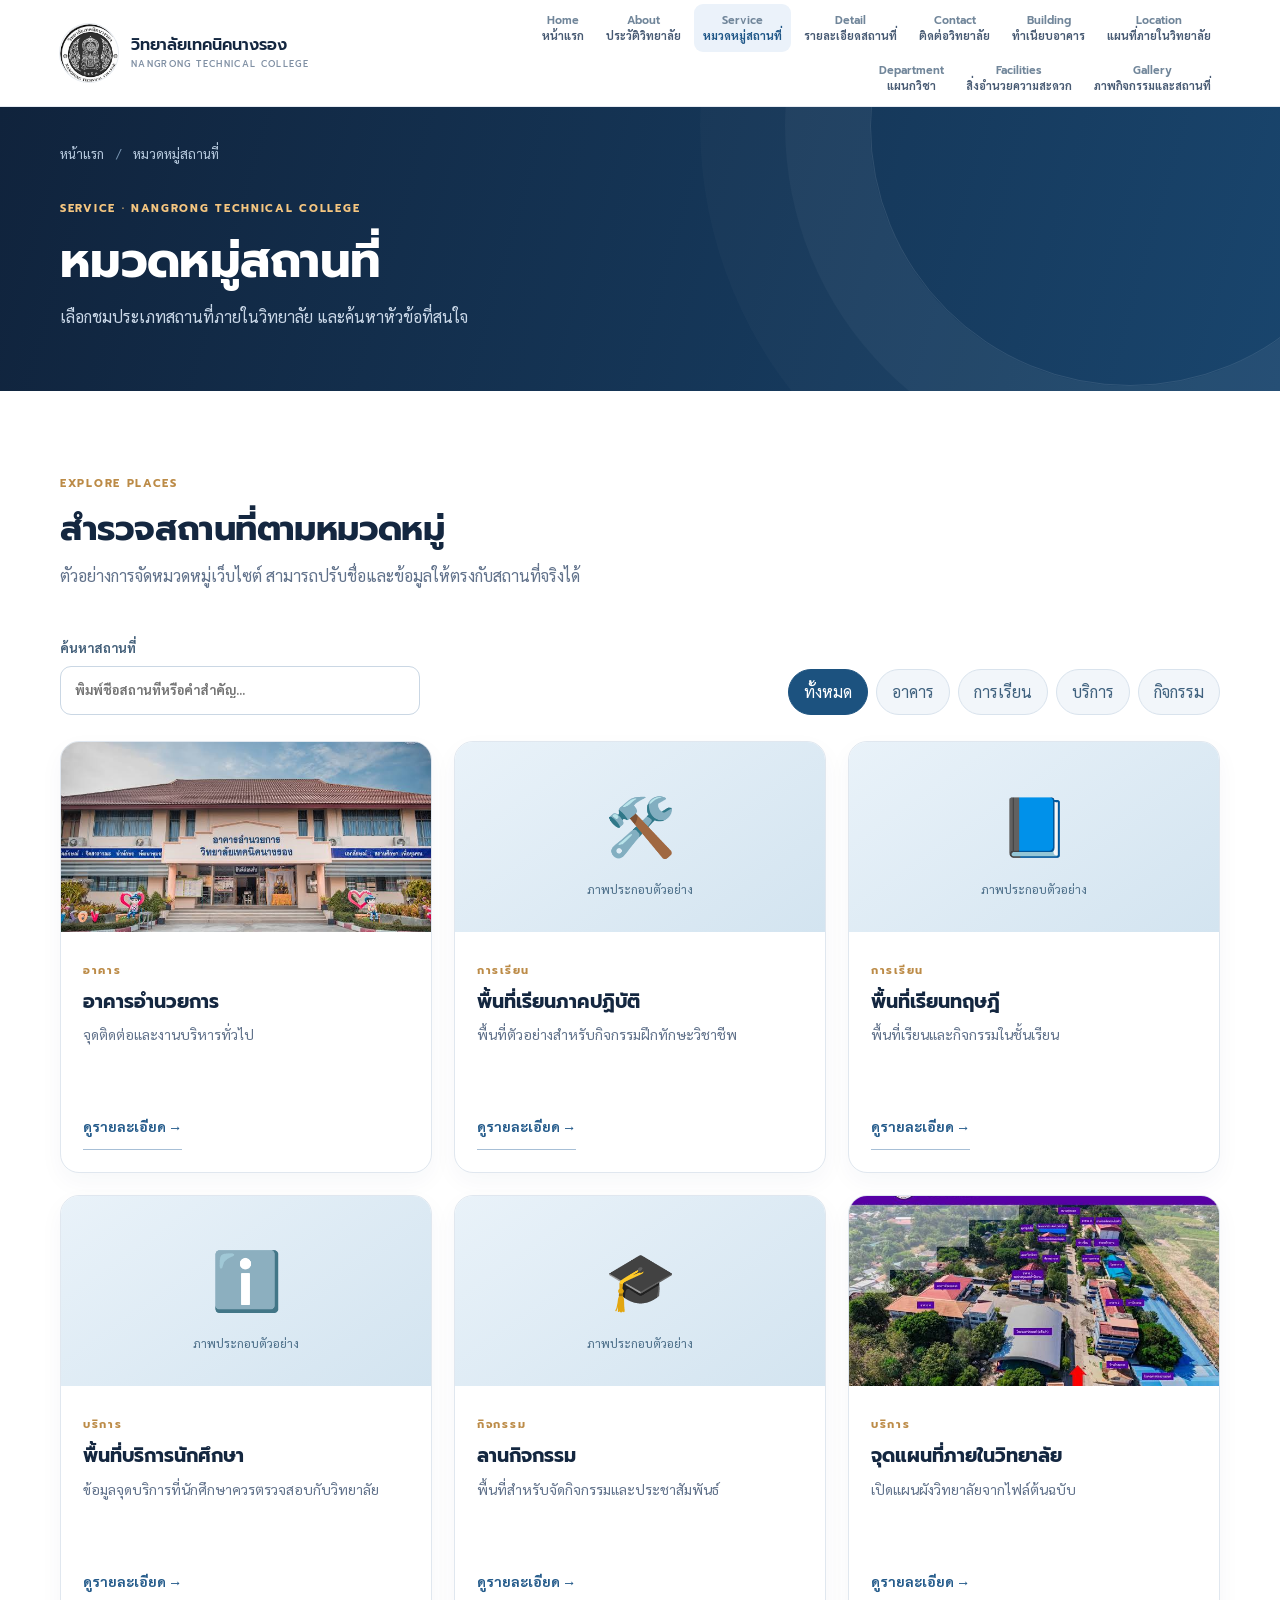
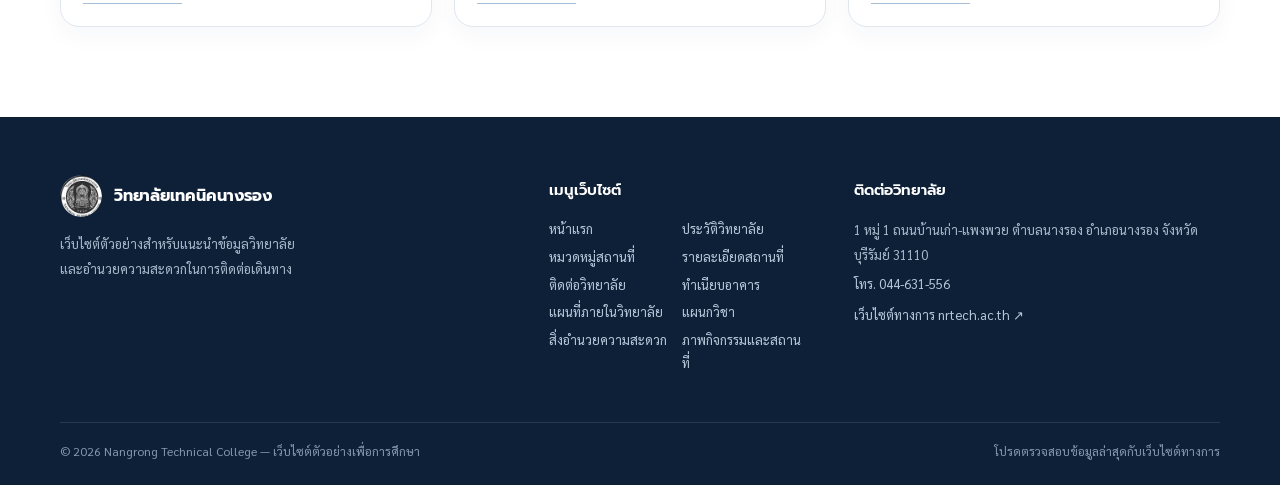
<file: service.html>
<!DOCTYPE html>
<html lang="th"><head>
<meta charset="utf-8"/><meta content="width=device-width,initial-scale=1" name="viewport"/>
<meta content="#101e36" name="theme-color"/><meta content="เลือกชมประเภทสถานที่ภายในวิทยาลัย และค้นหาหัวข้อที่สนใจ" name="description"/>
<title>หมวดหมู่สถานที่ | วิทยาลัยเทคนิคนางรอง</title>
<link href="favicon.svg" rel="icon" type="image/svg+xml"/>
<link href="https://fonts.googleapis.com" rel="preconnect"/><link crossorigin="" href="https://fonts.gstatic.com" rel="preconnect"/>
<link href="https://fonts.googleapis.com/css2?family=Prompt:wght@400;500;600;700;800&amp;family=Sarabun:wght@400;500;600;700&amp;display=swap" rel="stylesheet"/>
<link href="style.css" rel="stylesheet"/><script defer="" src="script.js"></script>
</head><body><a class="skip-link" href="#main-content">ข้ามไปยังเนื้อหาหลัก</a><header class="site-header"><div class="container header-inner">
<a aria-label="วิทยาลัยเทคนิคนางรอง กลับหน้าแรก" class="brand" href="index.html">
<span aria-hidden="true" class="brand-symbol brand-symbol-image"><img alt="" height="58" src="images/college-logo.png" width="58"/></span>
<span class="brand-name"><strong>วิทยาลัยเทคนิคนางรอง</strong><span>NANGRONG TECHNICAL COLLEGE</span></span></a>
<button aria-controls="main-nav" aria-expanded="false" aria-label="เปิดเมนู" class="menu-toggle" type="button"><svg aria-hidden="true" fill="none" height="24" stroke="currentColor" stroke-linecap="round" stroke-linejoin="round" stroke-width="1.8" viewbox="0 0 24 24" width="24"><path d="M4 7h16M4 12h16M4 17h16"></path></svg></button>
<nav aria-label="เมนูหลัก" class="main-nav" id="main-nav"><a data-page="home" href="index.html"><span class="nav-en">Home</span><span>หน้าแรก</span></a><a data-page="about" href="about.html"><span class="nav-en">About</span><span>ประวัติวิทยาลัย</span></a><a aria-current="page" data-page="service" href="service.html"><span class="nav-en">Service</span><span>หมวดหมู่สถานที่</span></a><a data-page="detail" href="detail.html"><span class="nav-en">Detail</span><span>รายละเอียดสถานที่</span></a><a data-page="contact" href="contact.html"><span class="nav-en">Contact</span><span>ติดต่อวิทยาลัย</span></a><a data-page="building" href="building.html"><span class="nav-en">Building</span><span>ทำเนียบอาคาร</span></a><a data-page="location" href="location.html"><span class="nav-en">Location</span><span>แผนที่ภายในวิทยาลัย</span></a><a data-page="department" href="department.html"><span class="nav-en">Department</span><span>แผนกวิชา</span></a><a data-page="facilities" href="facilities.html"><span class="nav-en">Facilities</span><span>สิ่งอำนวยความสะดวก</span></a><a data-page="gallery" href="gallery.html"><span class="nav-en">Gallery</span><span>ภาพกิจกรรมและสถานที่</span></a></nav>
</div></header><main id="main-content"><section class="subhero"><div class="container"><div class="crumb"><a href="index.html">หน้าแรก</a><span>/</span>หมวดหมู่สถานที่</div><div class="subhero-line"><div><span class="section-kicker">SERVICE · NANGRONG TECHNICAL COLLEGE</span><h1>หมวดหมู่สถานที่</h1><p>เลือกชมประเภทสถานที่ภายในวิทยาลัย และค้นหาหัวข้อที่สนใจ</p></div></div></div></section><section class="container content-section"><div class="section-heading"><div><span class="section-kicker">EXPLORE PLACES</span><h2>สำรวจสถานที่ตามหมวดหมู่</h2><p>ตัวอย่างการจัดหมวดหมู่เว็บไซต์ สามารถปรับชื่อและข้อมูลให้ตรงกับสถานที่จริงได้</p></div></div><div class="search-toolbar"><label for="place-search">ค้นหาสถานที่ <input id="place-search" placeholder="พิมพ์ชื่อสถานที่หรือคำสำคัญ..." type="search"/></label><div aria-label="กรองหมวดหมู่" class="filter-buttons" role="group"><button class="filter-btn active" data-filter="all" type="button">ทั้งหมด</button><button class="filter-btn" data-filter="building" type="button">อาคาร</button><button class="filter-btn" data-filter="study" type="button">การเรียน</button><button class="filter-btn" data-filter="service" type="button">บริการ</button><button class="filter-btn" data-filter="activity" type="button">กิจกรรม</button></div></div><div class="extended-grid" id="place-results"><article class="extended-card" data-category="building" data-search="อาคารอำนวยการ อาคาร จุดติดต่อและงานบริหารทั่วไป"><div class="extended-photo"><img alt="อาคารอำนวยการ" loading="lazy" src="images/administration-building.png"/></div><div class="extended-card-content"><span class="section-kicker">อาคาร</span><h3>อาคารอำนวยการ</h3><p>จุดติดต่อและงานบริหารทั่วไป</p><a class="text-link" href="detail.html#admin">ดูรายละเอียด →</a></div></article>
<article class="extended-card" data-category="study" data-search="พื้นที่เรียนภาคปฏิบัติ การเรียน พื้นที่ตัวอย่างสำหรับกิจกรรมฝึกทักษะวิชาชีพ"><div class="extended-photo"><div class="sample-illustration"><span aria-hidden="true">🛠️</span><small>ภาพประกอบตัวอย่าง</small></div></div><div class="extended-card-content"><span class="section-kicker">การเรียน</span><h3>พื้นที่เรียนภาคปฏิบัติ</h3><p>พื้นที่ตัวอย่างสำหรับกิจกรรมฝึกทักษะวิชาชีพ</p><a class="text-link" href="detail.html#practice">ดูรายละเอียด →</a></div></article>
<article class="extended-card" data-category="study" data-search="พื้นที่เรียนทฤษฎี การเรียน พื้นที่เรียนและกิจกรรมในชั้นเรียน"><div class="extended-photo"><div class="sample-illustration"><span aria-hidden="true">📘</span><small>ภาพประกอบตัวอย่าง</small></div></div><div class="extended-card-content"><span class="section-kicker">การเรียน</span><h3>พื้นที่เรียนทฤษฎี</h3><p>พื้นที่เรียนและกิจกรรมในชั้นเรียน</p><a class="text-link" href="detail.html#classroom">ดูรายละเอียด →</a></div></article>
<article class="extended-card" data-category="service" data-search="พื้นที่บริการนักศึกษา บริการ ข้อมูลจุดบริการที่นักศึกษาควรตรวจสอบกับวิทยาลัย"><div class="extended-photo"><div class="sample-illustration"><span aria-hidden="true">ℹ️</span><small>ภาพประกอบตัวอย่าง</small></div></div><div class="extended-card-content"><span class="section-kicker">บริการ</span><h3>พื้นที่บริการนักศึกษา</h3><p>ข้อมูลจุดบริการที่นักศึกษาควรตรวจสอบกับวิทยาลัย</p><a class="text-link" href="detail.html#student">ดูรายละเอียด →</a></div></article>
<article class="extended-card" data-category="activity" data-search="ลานกิจกรรม กิจกรรม พื้นที่สำหรับจัดกิจกรรมและประชาสัมพันธ์"><div class="extended-photo"><div class="sample-illustration"><span aria-hidden="true">🎓</span><small>ภาพประกอบตัวอย่าง</small></div></div><div class="extended-card-content"><span class="section-kicker">กิจกรรม</span><h3>ลานกิจกรรม</h3><p>พื้นที่สำหรับจัดกิจกรรมและประชาสัมพันธ์</p><a class="text-link" href="detail.html#activity">ดูรายละเอียด →</a></div></article>
<article class="extended-card" data-category="service" data-search="จุดแผนที่ภายในวิทยาลัย บริการ เปิดแผนผังวิทยาลัยจากไฟล์ต้นฉบับ"><div class="extended-photo"><img alt="จุดแผนที่ภายในวิทยาลัย" loading="lazy" src="images/campus-plan.png"/></div><div class="extended-card-content"><span class="section-kicker">บริการ</span><h3>จุดแผนที่ภายในวิทยาลัย</h3><p>เปิดแผนผังวิทยาลัยจากไฟล์ต้นฉบับ</p><a class="text-link" href="detail.html#plan">ดูรายละเอียด →</a></div></article></div><p class="empty-state" hidden="" id="empty-results">ไม่พบสถานที่ที่ตรงกับการค้นหา</p></section></main><footer class="site-footer"><div class="container footer-grid">
<div><div class="footer-brand"><span class="footer-mark footer-mark-image"><img alt="" height="42" src="images/college-logo.png" width="42"/></span><strong>วิทยาลัยเทคนิคนางรอง</strong></div><p>เว็บไซต์ตัวอย่างสำหรับแนะนำข้อมูลวิทยาลัย<br/>และอำนวยความสะดวกในการติดต่อเดินทาง</p></div>
<div><strong class="footer-title">เมนูเว็บไซต์</strong><div class="footer-links"><a href="index.html">หน้าแรก</a><a href="about.html">ประวัติวิทยาลัย</a><a href="service.html">หมวดหมู่สถานที่</a><a href="detail.html">รายละเอียดสถานที่</a><a href="contact.html">ติดต่อวิทยาลัย</a><a href="building.html">ทำเนียบอาคาร</a><a href="location.html">แผนที่ภายในวิทยาลัย</a><a href="department.html">แผนกวิชา</a><a href="facilities.html">สิ่งอำนวยความสะดวก</a><a href="gallery.html">ภาพกิจกรรมและสถานที่</a></div></div>
<div><strong class="footer-title">ติดต่อวิทยาลัย</strong><p>1 หมู่ 1 ถนนบ้านเก่า-แพงพวย ตำบลนางรอง อำเภอนางรอง จังหวัดบุรีรัมย์ 31110</p><a href="tel:044631556">โทร. 044-631-556</a><br/><a href="https://nrtech.ac.th/" rel="noopener noreferrer" target="_blank">เว็บไซต์ทางการ nrtech.ac.th ↗</a></div>
</div><div class="container footer-bottom"><span>© <span id="year">2026</span> Nangrong Technical College — เว็บไซต์ตัวอย่างเพื่อการศึกษา</span><span>โปรดตรวจสอบข้อมูลล่าสุดกับเว็บไซต์ทางการ</span></div></footer></body></html>
</file>
<file: style.css>
/* Nangrong Technical College — responsive static website */
:root{--ink:#142740;--deep:#101e36;--navy:#142e50;--blue:#225b8e;--muted:#60718a;--line:#e0e7ef;--gold:#f6c678;--pale:#f5f8fc;--white:#fff;--shadow:0 18px 50px rgba(17,44,79,.08);--radius:20px}
*,*::before,*::after{box-sizing:border-box}
html{scroll-behavior:smooth}
body{margin:0;background:#fff;color:var(--ink);font-family:'Sarabun',Tahoma,sans-serif;font-size:16px;line-height:1.75;overflow-x:hidden}
a{color:inherit;text-decoration:none}
button{font:inherit}
svg{flex-shrink:0}
.container{width:min(1160px,calc(100% - 48px));margin-inline:auto}
.skip-link{position:absolute;top:-70px;left:12px;z-index:99;background:#fff;color:#122a4b;padding:10px 18px;border-radius:6px}.skip-link:focus{top:8px}
:focus-visible{outline:3px solid #ffae39;outline-offset:3px}
.site-header{background:#fff;position:relative;z-index:10;box-shadow:0 1px 0 #e6ebf2}.header-inner{display:flex;align-items:center;justify-content:space-between;min-height:84px;gap:28px}
.brand{display:flex;align-items:center;gap:13px;min-width:0}.brand-symbol{height:49px;width:49px;position:relative;display:grid;place-items:center;background:var(--navy);color:var(--gold);border-radius:13px;font-family:'Prompt',sans-serif;font-size:26px;font-weight:700;line-height:1}.brand-symbol small{font-size:12px;position:absolute;right:8px;bottom:8px;font-weight:600}.brand-name{display:flex;flex-direction:column;gap:1px}.brand-name strong{font-family:'Prompt',sans-serif;font-size:16px;line-height:1.35;font-weight:600;white-space:nowrap}.brand-name span{font:500 9px/1.4 'Prompt',sans-serif;letter-spacing:1.35px;color:#8090a4}.main-nav{display:flex;align-items:center;gap:4px}.main-nav a{font-weight:700;font-size:14px;padding:12px 14px;border-radius:9px;color:#475a73;white-space:nowrap;transition:color .2s,background .2s}.main-nav a:hover{background:#f0f5fb;color:var(--navy)}.main-nav a[aria-current=page]{background:#ebf2fa;color:#1e5687}.menu-toggle{display:none;align-items:center;justify-content:center;border:1px solid var(--line);background:#fff;border-radius:10px;width:44px;height:44px;color:var(--navy);cursor:pointer}
.hero{background:radial-gradient(ellipse at 78% 30%,#245277 0,transparent 40%),linear-gradient(117deg,#0c1b32 0%,#102c4c 70%,#153d61 100%);color:#fff;position:relative;overflow:hidden}.hero:before{content:'';position:absolute;inset:0;opacity:.16;background-image:linear-gradient(#fff 1px,transparent 1px),linear-gradient(90deg,#fff 1px,transparent 1px);background-size:72px 72px;mask-image:linear-gradient(90deg,transparent,#000)}.hero-inner{display:grid;grid-template-columns:1fr 1.02fr;gap:50px;min-height:590px;align-items:center;padding-top:65px;padding-bottom:71px;position:relative}.hero-copy{position:relative;z-index:2}.eyebrow{font-size:13px;letter-spacing:.35px;color:#e8eff9;font-weight:700;display:flex;align-items:center;gap:10px}.eyebrow-dot{width:9px;height:9px;border-radius:100%;background:var(--gold);box-shadow:0 0 0 5px #f6c67824}.hero h1{font-family:'Prompt',sans-serif;font-weight:700;letter-spacing:-1.7px;line-height:1.22;font-size:clamp(48px,5vw,74px);margin:26px 0 4px}.hero h1 span{color:var(--gold)}.hero-en{color:#afc4dc;font-family:'Prompt',sans-serif;font-size:12px;font-weight:600;letter-spacing:3px;margin:15px 0 23px}.hero-description{font-size:17px;color:#d8e3f0;line-height:1.95;max-width:530px;margin:0}.hero-actions{display:flex;gap:12px;flex-wrap:wrap;margin-top:32px}.btn{display:inline-flex;gap:12px;justify-content:center;align-items:center;padding:13px 20px;border-radius:11px;font-family:'Sarabun',sans-serif;font-weight:700;font-size:15px;transition:transform .2s,box-shadow .2s,background .2s;white-space:nowrap}.btn:hover{transform:translateY(-2px)}.btn-gold{background:var(--gold);color:#102a4b;box-shadow:0 9px 28px #0001}.btn-gold:hover{background:#ffd58f}.btn-ghost{border:1px solid #8eaccd80;color:#fff;background:#ffffff0b}.btn-ghost:hover{background:#fff2}.btn-primary{background:#1d5181;color:#fff}.btn-primary:hover{background:#153d63;box-shadow:0 10px 26px #1f548030}.btn-light{background:#fff;color:#1d446b}.btn-outline{color:var(--navy);border:1px solid #c9d6e5;background:transparent}.btn-outline:hover{background:#eef4fa}.btn-block{width:100%;margin-top:14px}.hero-meta{display:flex;align-items:center;gap:9px;font-size:13px;color:#b8cce0;margin-top:31px}
.hero-visual{position:relative;min-width:0}.visual-pattern{position:absolute;width:530px;height:530px;left:5%;top:-45px;border:1px solid #ffffff13;border-radius:50%;pointer-events:none}.visual-pattern:after{content:'';position:absolute;inset:55px;border:1px solid #ffffff13;border-radius:50%}.campus-panel{background:linear-gradient(155deg,#b8d8ef,#dce8f5 48%,#91bad8);height:425px;border-radius:23px;position:relative;overflow:hidden;box-shadow:0 30px 80px #0004;transform:rotate(2deg)}.campus-panel:after{content:'';position:absolute;inset:0;border:1px solid #fff5;border-radius:23px;pointer-events:none}.building-art{position:absolute;bottom:-8px;left:-4%;width:109%;height:100%;transform:rotate(-2deg)}.campus-chip{position:absolute;z-index:2;left:24px;top:23px;display:flex;align-items:center;gap:8px;background:#fff;box-shadow:0 9px 30px #173d621c;color:var(--navy);font:700 10px 'Prompt',sans-serif;letter-spacing:1.2px;padding:10px 14px;border-radius:99px}.chip-status{width:7px;height:7px;border-radius:50%;background:#38b58e}.floating-label{position:absolute;z-index:2;bottom:20px;right:18px;display:flex;align-items:center;gap:12px;background:#fff;box-shadow:0 12px 40px #142d5840;border-radius:13px;padding:13px 16px;color:#1e3755;transform:rotate(-2deg)}.floating-icon{display:grid;place-items:center;background:#edf5fb;width:43px;height:43px;border-radius:11px;color:#245e8c}.floating-label strong{font-size:14px;display:block;line-height:1.45}.floating-label span{font-size:12px;color:#7890a5}.hero-side-note{position:absolute;right:-27px;bottom:-37px;color:#ffffff67;letter-spacing:3px;font:600 10px 'Prompt',sans-serif}
.section-gap{padding:94px 0 80px}.section-heading{display:flex;justify-content:space-between;align-items:end;gap:24px;margin-bottom:31px}.section-kicker{font-family:'Prompt',sans-serif;font-weight:700;color:#bc8b47;letter-spacing:1.7px;font-size:11px;display:inline-block}.section-heading h2,.content-section h2{font-family:'Prompt',sans-serif;font-weight:650;color:var(--ink);letter-spacing:-.6px;font-size:clamp(26px,3vw,35px);line-height:1.35;margin:10px 0}.section-heading p,.contact-intro p{color:var(--muted);margin:7px 0 0}.section-count{font-family:'Prompt',sans-serif;color:#d8e3ed;line-height:1;font-size:57px;font-weight:700;display:flex;flex-direction:column;align-items:end}.section-count small{font-size:12px;font-family:'Sarabun';color:#7b8c9d;font-weight:700;margin-top:5px}.feature-grid{display:grid;grid-template-columns:repeat(3,minmax(0,1fr));gap:22px}.feature-card{min-height:306px;border:1px solid #e4eaf1;border-radius:18px;background:white;padding:27px;display:flex;flex-direction:column;box-shadow:0 10px 30px #12284409;transition:border .2s,box-shadow .2s,transform .2s}.feature-card:hover{transform:translateY(-6px);border-color:#ccddee;box-shadow:var(--shadow)}.feature-top{display:flex;align-items:start;justify-content:space-between}.feature-icon{width:65px;height:65px;border-radius:17px;display:grid;place-items:center}.icon-blue{background:#edf4fb;color:#245d8e}.icon-orange{background:#fff3e5;color:#c58c37}.icon-green{background:#eaf6f3;color:#27947f}.feature-no{font:600 13px 'Prompt';color:#c4d0dd}.feature-card h3{font:600 20px/1.5 'Prompt',sans-serif;margin:22px 0 9px;color:#192f48}.feature-card p{font-size:14px;color:#6c7e90;line-height:1.9;margin:0 0 18px}.feature-more{margin-top:auto;color:#1d598b;font-weight:700;font-size:14px;display:flex;align-items:center;justify-content:space-between;padding-top:18px;border-top:1px solid #e9edf3}.feature-more span{display:grid;place-items:center;width:31px;height:31px;border-radius:50%;background:#eff5fa}.lower-cta{margin-bottom:89px;background:linear-gradient(103deg,#163453,#1c527f);border-radius:19px;min-height:205px;padding:35px 44px;display:flex;align-items:center;justify-content:space-between;gap:30px;color:#fff}.lower-cta .section-kicker{color:#f4cb88}.lower-cta h2{margin:7px 0;font:600 25px/1.45 'Prompt',sans-serif}.lower-cta p{margin:0;color:#cfdfed;font-size:14px}.lower-cta .btn{flex-shrink:0}
.site-footer{background:#0e2038;color:#c7d4e3;padding-top:58px}.footer-grid{display:grid;grid-template-columns:1.2fr .7fr 1fr;gap:50px;padding-bottom:47px}.footer-brand{display:flex;align-items:center;gap:12px;font:600 16px 'Prompt';color:#fff}.footer-mark{font:700 14px 'Prompt';background:var(--gold);color:#132c4b;padding:11px;border-radius:10px}.site-footer p{font-size:13px;color:#a9bacb;margin:14px 0 0;line-height:1.95}.footer-title{color:#fff;font:600 15px 'Prompt'}.footer-links{display:flex;flex-direction:column;gap:8px;margin-top:15px}.site-footer a{font-size:13px;color:#b8c9db}.site-footer a:hover{text-decoration:underline;color:#fff}.footer-grid>div:last-child a{line-height:2.4}.footer-bottom{border-top:1px solid #ffffff1c;display:flex;justify-content:space-between;gap:12px;padding:18px 0 23px;color:#8599b0;font-size:12px}
.subhero{background:linear-gradient(106deg,#10233c,#19456d);color:#fff;padding:37px 0 60px;overflow:hidden;position:relative}.subhero:after{content:'';position:absolute;right:-110px;top:-240px;width:520px;height:520px;border-radius:50%;border:1px solid #ffffff1c;box-shadow:0 0 0 85px #ffffff09,0 0 0 170px #ffffff05}.crumb{display:flex;align-items:center;gap:12px;color:#b9cce0;font-size:13px;position:relative;z-index:1}.crumb a:hover{color:#fff;text-decoration:underline}.crumb span{color:#7794b1}.subhero-line{position:relative;z-index:1;display:flex;justify-content:space-between;align-items:center;gap:18px;margin-top:26px}.subhero .section-kicker{color:#f5c680}.subhero h1{font:650 clamp(32px,4vw,48px)/1.3 'Prompt',sans-serif;letter-spacing:-.7px;margin:10px 0 11px}.subhero h1 span{color:var(--gold);display:block}.subhero p{color:#cad8e8;margin:0}.subhero-icon{width:124px;height:124px;border-radius:29px;display:grid;place-items:center;background:#ffffff16;color:#ffd494;transform:rotate(7deg);margin-right:42px}.content-section{padding:76px 0 90px}.intro-grid{display:grid;grid-template-columns:1fr .9fr;align-items:center;gap:65px}.intro-copy h2{font:650 clamp(27px,3vw,39px)/1.38 'Prompt';margin:12px 0 21px}.intro-copy p{color:#52667d;font-size:16px;line-height:2;margin:0 0 16px}.text-link{display:inline-flex;align-items:center;gap:9px;color:#245b8b;font-weight:700;padding:10px 0;border-bottom:1px solid #a7bfd6}.text-link:hover{color:#173e60}.quote-panel{background:#f0f5fb;border-radius:21px;padding:44px 39px;position:relative;min-height:318px;display:flex;flex-direction:column;justify-content:center;overflow:hidden}.quote-symbol{font:700 90px Georgia,serif;color:#bbd2e6;height:55px;line-height:1}.quote-panel p{position:relative;z-index:1;font:500 19px/1.9 'Sarabun';margin:10px 0 19px;color:#244563}.quote-panel span{font-size:12px;color:#8495a9}.quote-pattern{position:absolute;width:220px;height:220px;border:34px solid #dfeaf5;border-radius:50%;right:-85px;bottom:-95px}.departments-heading{margin-top:78px}.department-grid{display:grid;grid-template-columns:repeat(3,minmax(0,1fr));gap:19px}.dept-card{background:#fff;border:1px solid var(--line);border-radius:18px;padding:29px;min-height:245px}.dept-icon{width:56px;height:56px;border-radius:15px;display:grid;place-items:center;background:#e9f1f9;color:#276491}.dept-icon-orange{background:#fff3e4;color:#c48d3e}.dept-icon-green{background:#eaf5ef;color:#3c8d72}.dept-card h3{font:600 19px 'Prompt';margin:20px 0 17px}.tag-list{display:flex;flex-wrap:wrap;gap:8px}.tag-list span{background:#f4f7fa;border:1px solid #e7edf3;border-radius:99px;padding:5px 12px;font-size:13px;color:#546a81}.info-strip{margin-top:32px;border-radius:16px;padding:24px 28px;background:#f0f5fa;display:flex;justify-content:space-between;gap:25px;align-items:center}.info-strip>div{display:flex;align-items:center;gap:14px}.info-strip-icon{display:grid;place-items:center;width:52px;height:52px;background:#e0eaf5;color:#285d87;border-radius:12px}.info-strip strong{display:block;font:600 15px 'Prompt'}.info-strip p{margin:2px 0 0;color:#63778a;font-size:14px}
.map-layout{display:grid;grid-template-columns:minmax(0,1.55fr) minmax(320px,.9fr);gap:28px;align-items:start}.map-main{min-width:0}.map-frame{height:505px;background:#e7eff7;border:8px solid #fff;border-radius:19px;box-shadow:0 0 0 1px #e1e8f1,0 15px 30px #1e3c630f;overflow:hidden}.map-frame iframe{width:100%;height:100%;border:0}.map-caption{font-size:13px;color:#7a8b9d;margin:14px 0}.map-caption a{color:#1f6096;text-decoration:underline}.location-card{padding:29px;background:#fff;border:1px solid var(--line);border-radius:19px;box-shadow:var(--shadow)}.location-eyebrow{font:700 11px 'Prompt';letter-spacing:1.4px;color:#b68b53}.location-title-icon{display:grid;place-items:center;width:57px;height:57px;border-radius:13px;background:#edf4fb;color:#286390;margin-top:19px}.location-card h2{font:650 23px/1.5 'Prompt';margin:15px 0 9px}.location-address{color:#61748b;font-size:15px;line-height:1.95;margin:0}.location-card hr{border:0;border-top:1px solid var(--line);margin:23px 0}.location-detail{display:flex;align-items:center;gap:12px;margin:15px 0;color:#50718b;font-size:15px}.location-detail a:hover{text-decoration:underline}.location-card .btn-block:first-of-type{margin-top:26px}.steps-header{margin-top:76px}.steps-header h2{font-size:28px;margin-top:9px}.steps-grid{display:grid;grid-template-columns:repeat(3,minmax(0,1fr));gap:19px;margin-top:23px}.step-card{background:#f7f9fc;border:1px solid #e5eaf1;border-radius:16px;padding:27px}.step-card span{font:650 24px 'Prompt';color:#cc974e}.step-card h3{font:600 18px 'Prompt';margin:10px 0 7px}.step-card p{font-size:14px;color:#667b8f;line-height:1.9;margin:0}
.contact-intro{margin-bottom:27px}.contact-intro h2{font-size:32px}.contact-grid{display:grid;grid-template-columns:repeat(3,minmax(0,1fr));gap:20px}.contact-card{border:1px solid var(--line);border-radius:18px;padding:28px;min-height:300px;display:flex;flex-direction:column;box-shadow:0 8px 26px #1c3b5f06}.contact-icon{height:61px;width:61px;border-radius:16px;display:grid;place-items:center}.contact-icon.blue{background:#edf4fb;color:#2a628f}.contact-icon.orange{background:#fff3e7;color:#bc8335}.contact-icon.green{background:#eaf7f2;color:#2b9276}.contact-card h3{font:600 20px 'Prompt';margin:21px 0 9px}.contact-card p{margin:0 0 22px;color:#64778d;line-height:1.9}.contact-card .large-contact{color:#1a5181;font:600 20px 'Prompt',sans-serif;overflow-wrap:anywhere}.contact-action{display:flex;gap:10px;align-items:center;margin-top:auto;border-top:1px solid var(--line);padding-top:18px;color:#1d5785;font-weight:700;font-size:14px}.contact-action:hover{text-decoration:underline}.contact-bottom{display:flex;align-items:center;gap:19px;background:#f1f6fb;border-radius:18px;padding:30px 32px;margin-top:35px}.contact-bottom-icon{background:#e1edf6;display:grid;place-items:center;flex-shrink:0;height:61px;width:61px;border-radius:14px;color:#28618c}.contact-bottom strong{font:600 19px 'Prompt'}.contact-bottom p{font-size:14px;color:#6c7c8d;margin:4px 0 0}.contact-bottom .btn{margin-left:auto}.data-note{font-size:12px;color:#78889a;margin-top:28px}
@media(max-width:1050px){.main-nav a{padding:10px;font-size:13px}.brand-name strong{font-size:14px}.brand-name span{font-size:8px}.hero-inner{gap:29px}.hero h1{font-size:clamp(44px,5.5vw,62px)}.campus-panel{height:380px}.feature-card{padding:23px}.intro-grid{gap:33px}.map-layout{grid-template-columns:1.3fr 1fr}}
@media(max-width:820px){.header-inner{min-height:77px}.menu-toggle{display:flex;margin-left:auto}.main-nav{display:none;position:absolute;top:calc(100% - 1px);left:0;right:0;background:white;flex-direction:column;align-items:stretch;padding:14px max(24px,calc((100% - 1160px)/2));border-top:1px solid var(--line);box-shadow:0 15px 25px #1535571a}.main-nav.is-open{display:flex}.main-nav a{font-size:15px;padding:12px 15px}.hero-inner{grid-template-columns:1fr;gap:35px;padding-top:63px;padding-bottom:60px}.hero-copy{max-width:680px}.hero h1{font-size:58px}.hero-visual{max-width:630px;width:100%;margin:auto}.campus-panel{height:400px}.feature-grid,.department-grid,.contact-grid{grid-template-columns:1fr 1fr}.feature-card:last-child,.department-grid>.dept-card:last-child,.contact-card:last-child{grid-column:1/-1}.intro-grid{grid-template-columns:1fr}.quote-panel{min-height:230px}.map-layout{grid-template-columns:1fr}.map-frame{height:450px}.steps-grid{grid-template-columns:1fr 1fr}.steps-grid>.step-card:last-child{grid-column:1/-1}.footer-grid{grid-template-columns:1fr 1fr;gap:35px}.footer-grid>div:last-child{grid-column:1/-1}.footer-bottom{flex-direction:column}.contact-bottom{flex-wrap:wrap}.contact-bottom .btn{margin-left:80px}}
@media(max-width:560px){.container{width:min(100% - 32px,1160px)}.header-inner{min-height:72px}.brand-symbol{width:43px;height:43px}.brand-name strong{font-size:13px}.brand-name span{font-size:7px;letter-spacing:.8px}.hero-inner{padding-top:50px;padding-bottom:55px}.hero h1{font-size:clamp(44px,11vw,58px);letter-spacing:-1px}.hero-description{font-size:15px}.hero-en{font-size:10px;letter-spacing:2px}.campus-panel{height:295px;border-radius:16px}.campus-chip{top:14px;left:12px;padding:8px 10px}.floating-label{padding:9px 12px;bottom:10px;right:10px}.floating-label strong{font-size:12px}.floating-label span{font-size:10px}.floating-icon{width:35px;height:35px}.section-gap{padding:64px 0}.section-heading{align-items:start}.section-count{font-size:39px}.section-count small{font-size:10px}.section-heading h2,.content-section h2{font-size:27px}.feature-grid,.department-grid,.contact-grid,.steps-grid{grid-template-columns:1fr}.feature-card:last-child,.department-grid>.dept-card:last-child,.contact-card:last-child,.steps-grid>.step-card:last-child{grid-column:auto}.feature-card{min-height:274px}.lower-cta{padding:29px 25px;margin-bottom:62px;flex-direction:column;align-items:start;gap:20px}.lower-cta h2{font-size:22px}.site-footer{padding-top:43px}.footer-grid{grid-template-columns:1fr;gap:27px}.footer-grid>div:last-child{grid-column:auto}.subhero{padding:25px 0 46px}.subhero-line{margin-top:23px}.subhero h1{font-size:35px}.subhero-icon{display:none}.content-section{padding:55px 0 66px}.intro-copy h2{font-size:30px}.intro-copy p{font-size:15px}.quote-panel{padding:34px 25px}.quote-panel p{font-size:17px}.departments-heading{margin-top:60px}.info-strip{align-items:stretch;flex-direction:column;padding:23px}.info-strip>div{align-items:start}.info-strip .btn{width:100%}.map-frame{height:350px}.location-card{padding:24px}.steps-header{margin-top:58px}.steps-header h2{font-size:26px}.contact-intro h2{font-size:27px}.contact-card{min-height:260px}.contact-bottom{flex-direction:column;align-items:start;padding:27px}.contact-bottom .btn{margin-left:0;width:100%}.footer-bottom{line-height:1.8}}
@media(prefers-reduced-motion:reduce){html{scroll-behavior:auto}*,*::before,*::after{transition:none!important}}


/* Photographs supplied for the Nangrong Technical College website */
.brand-symbol-image{background:#fff;border-radius:50%;width:58px;height:58px;display:grid;place-items:center;overflow:hidden;flex-shrink:0;box-shadow:0 0 0 1px #e9edf2}
.brand-symbol-image img{display:block;width:100%;height:100%;object-fit:contain}
.footer-mark-image{display:grid;place-items:center;padding:0!important;background:transparent!important;border-radius:50%;height:42px;width:42px;overflow:hidden}
.footer-mark-image img{width:100%;height:100%;object-fit:contain;display:block}
.building-photo{position:absolute;inset:0;width:100%;height:100%;object-fit:cover;object-position:center center;display:block}
.campus-panel:has(.building-photo){background:#cad6e2}
.campus-panel:has(.building-photo) .campus-chip{background:rgba(255,255,255,.95)}
.college-update{margin-top:8px;margin-bottom:90px;display:grid;grid-template-columns:minmax(0,.88fr) minmax(0,1fr);align-items:center;gap:65px;background:linear-gradient(110deg,#f4f7fb,#fbfcfe);border:1px solid #e7eef5;border-radius:25px;padding:30px 56px 30px 30px}
.college-update-image{overflow:hidden;border-radius:17px;background:#f2f4f7;box-shadow:0 16px 38px rgba(22,53,86,.12)}
.college-update-image img{display:block;width:100%;height:auto;aspect-ratio:1;object-fit:contain}
.college-update-copy h2{font:650 clamp(27px,3.1vw,41px)/1.35 'Prompt',sans-serif;color:#183957;margin:13px 0 17px}
.college-update-copy p{color:#5b7086;line-height:1.9;margin:0 0 24px;font-size:16px}
.about-campus-photo{margin:0;background:#eef3f8;padding:11px 11px 0;border-radius:20px;overflow:hidden;box-shadow:0 16px 45px rgba(20,51,84,.09)}
.about-campus-photo img{display:block;width:100%;height:auto;aspect-ratio:678/452;object-fit:cover;border-radius:13px}
.about-campus-photo figcaption{font:600 13px 'Sarabun',sans-serif;padding:13px 8px;color:#5c7186;text-align:center}
@media(max-width:820px){.college-update{gap:28px;padding:24px 29px 24px 24px}.college-update-copy h2{font-size:27px}.brand-symbol-image{height:52px;width:52px}}
@media(max-width:640px){.college-update{grid-template-columns:1fr;gap:25px;margin-top:0;margin-bottom:58px;padding:16px 16px 25px}.college-update-copy{padding:0 9px}.college-update-copy h2{font-size:27px}.college-update-copy p{font-size:15px}.college-update-copy .btn{width:100%;white-space:normal;text-align:center}.brand-symbol-image{width:44px;height:44px}.about-campus-photo figcaption{font-size:12px}}

/* Expanded 10-page college website */
@media(min-width:1101px){.header-inner{min-height:106px}.main-nav{max-width:745px;justify-content:flex-end;flex-wrap:wrap;gap:2px 4px}.main-nav a{display:flex;flex-direction:column;align-items:center;font-size:11px;line-height:1.35;padding:8px 9px}.nav-en{font:600 11px 'Prompt',sans-serif;color:#71869a}}
@media(max-width:1100px){.header-inner{min-height:76px}.menu-toggle{display:flex;margin-left:auto}.main-nav{display:none;position:absolute;top:calc(100% - 1px);left:0;right:0;background:white;flex-direction:column;align-items:stretch;padding:14px max(24px,calc((100% - 1160px)/2));border-top:1px solid var(--line);box-shadow:0 15px 25px #1535571a;max-height:calc(100vh - 76px);overflow-y:auto}.main-nav.is-open{display:flex}.main-nav a{padding:9px 15px;font-size:14px}.nav-en{font-size:11px;color:#70849a;margin-right:9px;display:inline-block;min-width:79px}}
.footer-links{display:grid;grid-template-columns:repeat(2,minmax(0,1fr));gap:5px 10px}.footer-links a{font-size:13px}
.feature-intro{margin-bottom:26px;max-width:760px}.feature-intro h2{font:650 clamp(26px,3vw,36px)/1.4 'Prompt',sans-serif;margin:8px 0}.feature-intro p{color:var(--muted);margin:0}
.extended-grid{display:grid;grid-template-columns:repeat(3,minmax(0,1fr));gap:22px}.extended-card{overflow:hidden;border:1px solid var(--line);border-radius:19px;background:#fff;box-shadow:0 9px 25px #193d600a}.extended-photo{height:190px;background:#edf4fa;overflow:hidden}.extended-photo img{width:100%;height:100%;object-fit:cover}.extended-card-content{padding:22px}.extended-card h3{font:650 19px/1.4 'Prompt',sans-serif;margin:7px 0}.extended-card p{color:var(--muted);font-size:14px;min-height:67px;margin:0 0 15px}.extended-card .text-link{font-size:14px}
.sample-illustration{background:linear-gradient(145deg,#e9f2f9,#d3e4f0);width:100%;height:100%;display:flex;flex-direction:column;align-items:center;justify-content:center;gap:5px}.sample-illustration span{font-size:57px}.sample-illustration small{font-size:12px;color:#496c87}
.search-toolbar{display:flex;align-items:end;justify-content:space-between;gap:20px;flex-wrap:wrap;padding:16px 0 26px}.search-toolbar label{font-size:13px;font-weight:700;color:#45617b}.search-toolbar input{display:block;font:inherit;min-width:260px;width:min(360px,85vw);margin-top:6px;padding:12px 14px;border:1px solid #cad7e4;border-radius:11px}.filter-buttons{display:flex;gap:8px;flex-wrap:wrap}.filter-btn{background:#f2f6fa;color:#3f617e;border:1px solid #d9e3ed;border-radius:100px;padding:8px 15px;cursor:pointer}.filter-btn.active{background:#1c527f;color:white;border-color:#1c527f}.empty-state{padding:40px;text-align:center;color:var(--muted)}
.notice-inline{background:#edf5fb;border-left:4px solid #3876a2;padding:15px 19px;border-radius:8px;color:#3d617b;margin-bottom:28px}.notice-inline a{color:#125b92;text-decoration:underline}
.detail-stack{display:grid;gap:28px}.detail-row{display:grid;grid-template-columns:minmax(0,.9fr) minmax(0,1fr);gap:36px;align-items:center;background:#fff;border:1px solid var(--line);border-radius:20px;padding:18px;scroll-margin-top:28px}.detail-visual{height:280px;overflow:hidden;border-radius:14px;background:#eef3f8}.detail-visual img{height:100%;width:100%;object-fit:contain}.detail-copy{padding:12px}.detail-copy h2{font:650 25px 'Prompt',sans-serif;margin:7px 0}.detail-copy p{color:#5d7289}
.mini-grid{display:grid;grid-template-columns:repeat(3,minmax(0,1fr));gap:19px;margin-bottom:30px}.mini-card{border:1px solid var(--line);background:white;padding:26px;border-radius:17px;box-shadow:0 10px 24px #152f4f07}.mini-icon{display:grid;place-items:center;width:62px;height:62px;background:#edf5fc;border-radius:15px;font-size:31px}.mini-card h3{font:600 19px 'Prompt',sans-serif;margin:14px 0 6px}.mini-card p{color:var(--muted);font-size:14px;margin:0}.muted-note{display:block;font-size:11px;color:#8290a0;margin-top:15px}
.gallery-grid{display:grid;grid-template-columns:repeat(2,minmax(0,1fr));gap:20px}.gallery-item{background:white;border:1px solid var(--line);border-radius:17px;padding:10px;cursor:pointer;text-align:left;overflow:hidden}.gallery-item:hover{box-shadow:var(--shadow)}.gallery-item img{width:100%;height:300px;object-fit:contain;background:#f3f6f9;border-radius:11px;display:block}.gallery-item span{display:block;font:600 16px 'Prompt',sans-serif;padding:15px}.gallery-dialog{max-width:min(900px,94vw);max-height:92vh;border:0;border-radius:16px;padding:20px;box-shadow:0 25px 80px #0005}.gallery-dialog::backdrop{background:#06182abb}.gallery-dialog img{max-width:100%;max-height:73vh;display:block;margin:auto;object-fit:contain}.gallery-dialog p{text-align:center;margin:12px 0 0}.close-dialog{float:right;border:0;background:#183c5b;color:white;border-radius:8px;padding:8px 13px;cursor:pointer;margin-bottom:8px}
.home-directory{margin-top:42px;margin-bottom:74px}.home-directory-grid{display:grid;grid-template-columns:repeat(5,minmax(0,1fr));gap:11px}.home-directory-link{display:flex;flex-direction:column;gap:6px;padding:17px;background:#f4f8fc;border:1px solid #deebf4;border-radius:13px}.home-directory-link strong{font:650 16px 'Prompt',sans-serif;color:#1e5683}.home-directory-link span{font-size:13px;color:#62778a}.home-directory-link:hover{border-color:#6394bb;background:#e9f3fb}
@media(max-width:920px){.extended-grid,.mini-grid{grid-template-columns:repeat(2,minmax(0,1fr))}.home-directory-grid{grid-template-columns:repeat(3,minmax(0,1fr))}}
@media(max-width:620px){.extended-grid,.mini-grid,.gallery-grid,.home-directory-grid{grid-template-columns:1fr}.detail-row{grid-template-columns:1fr;gap:5px}.detail-visual{height:225px}.gallery-item img{height:220px}.search-toolbar{align-items:stretch}.search-toolbar input{width:100%}.filter-btn{font-size:13px}.home-directory{margin-top:0}}
</file>
